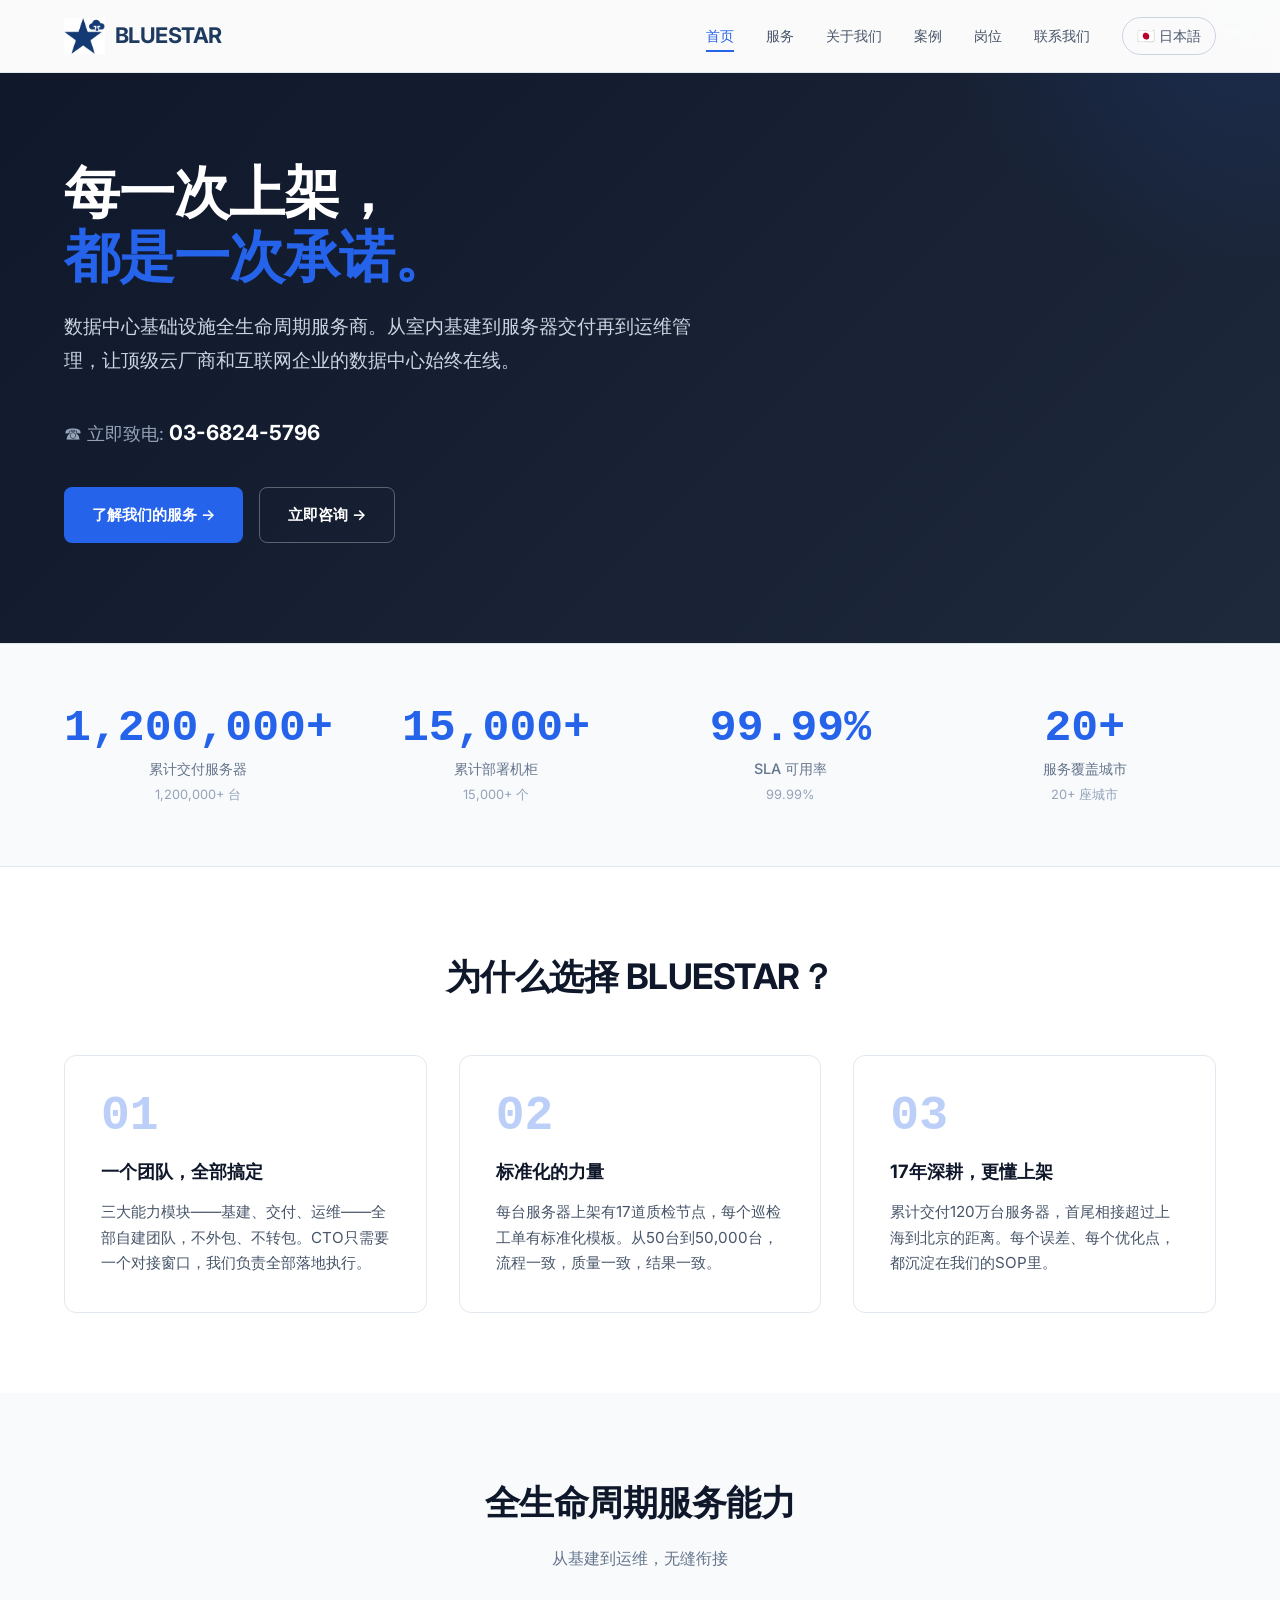
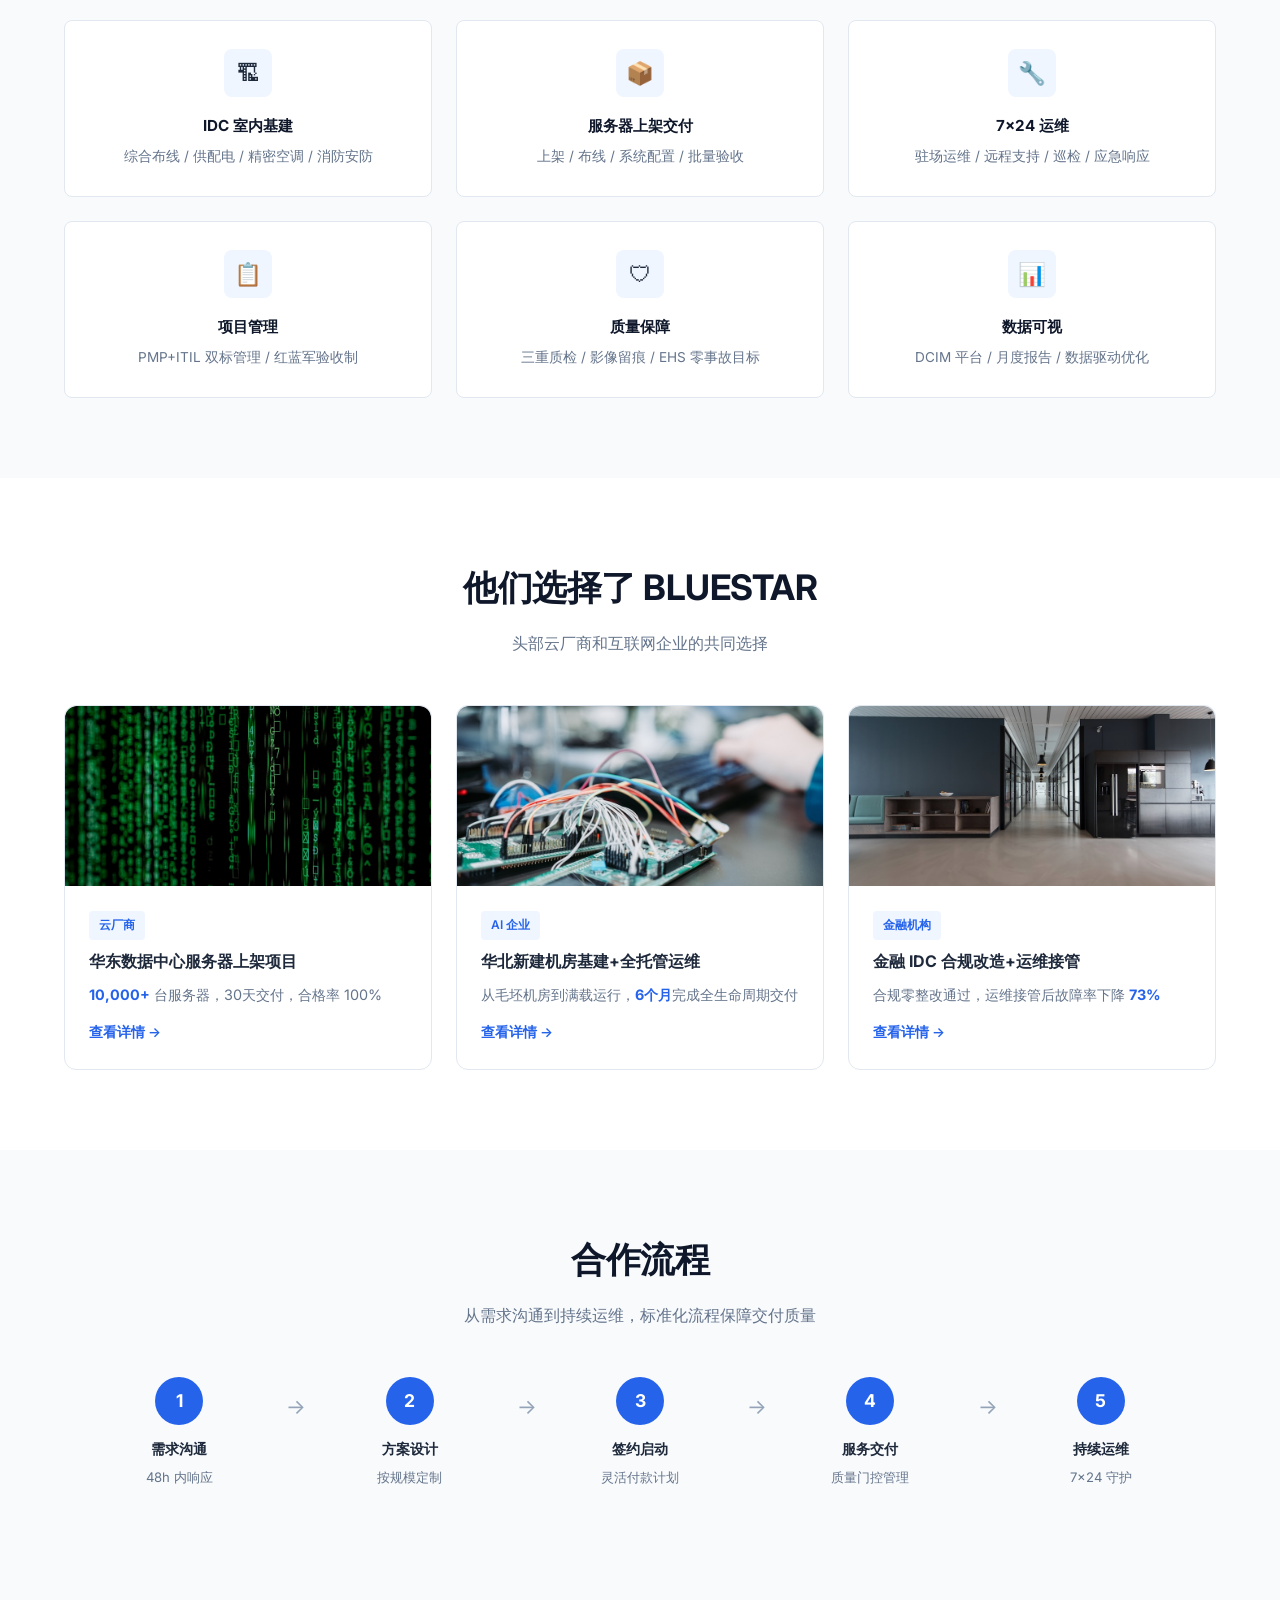
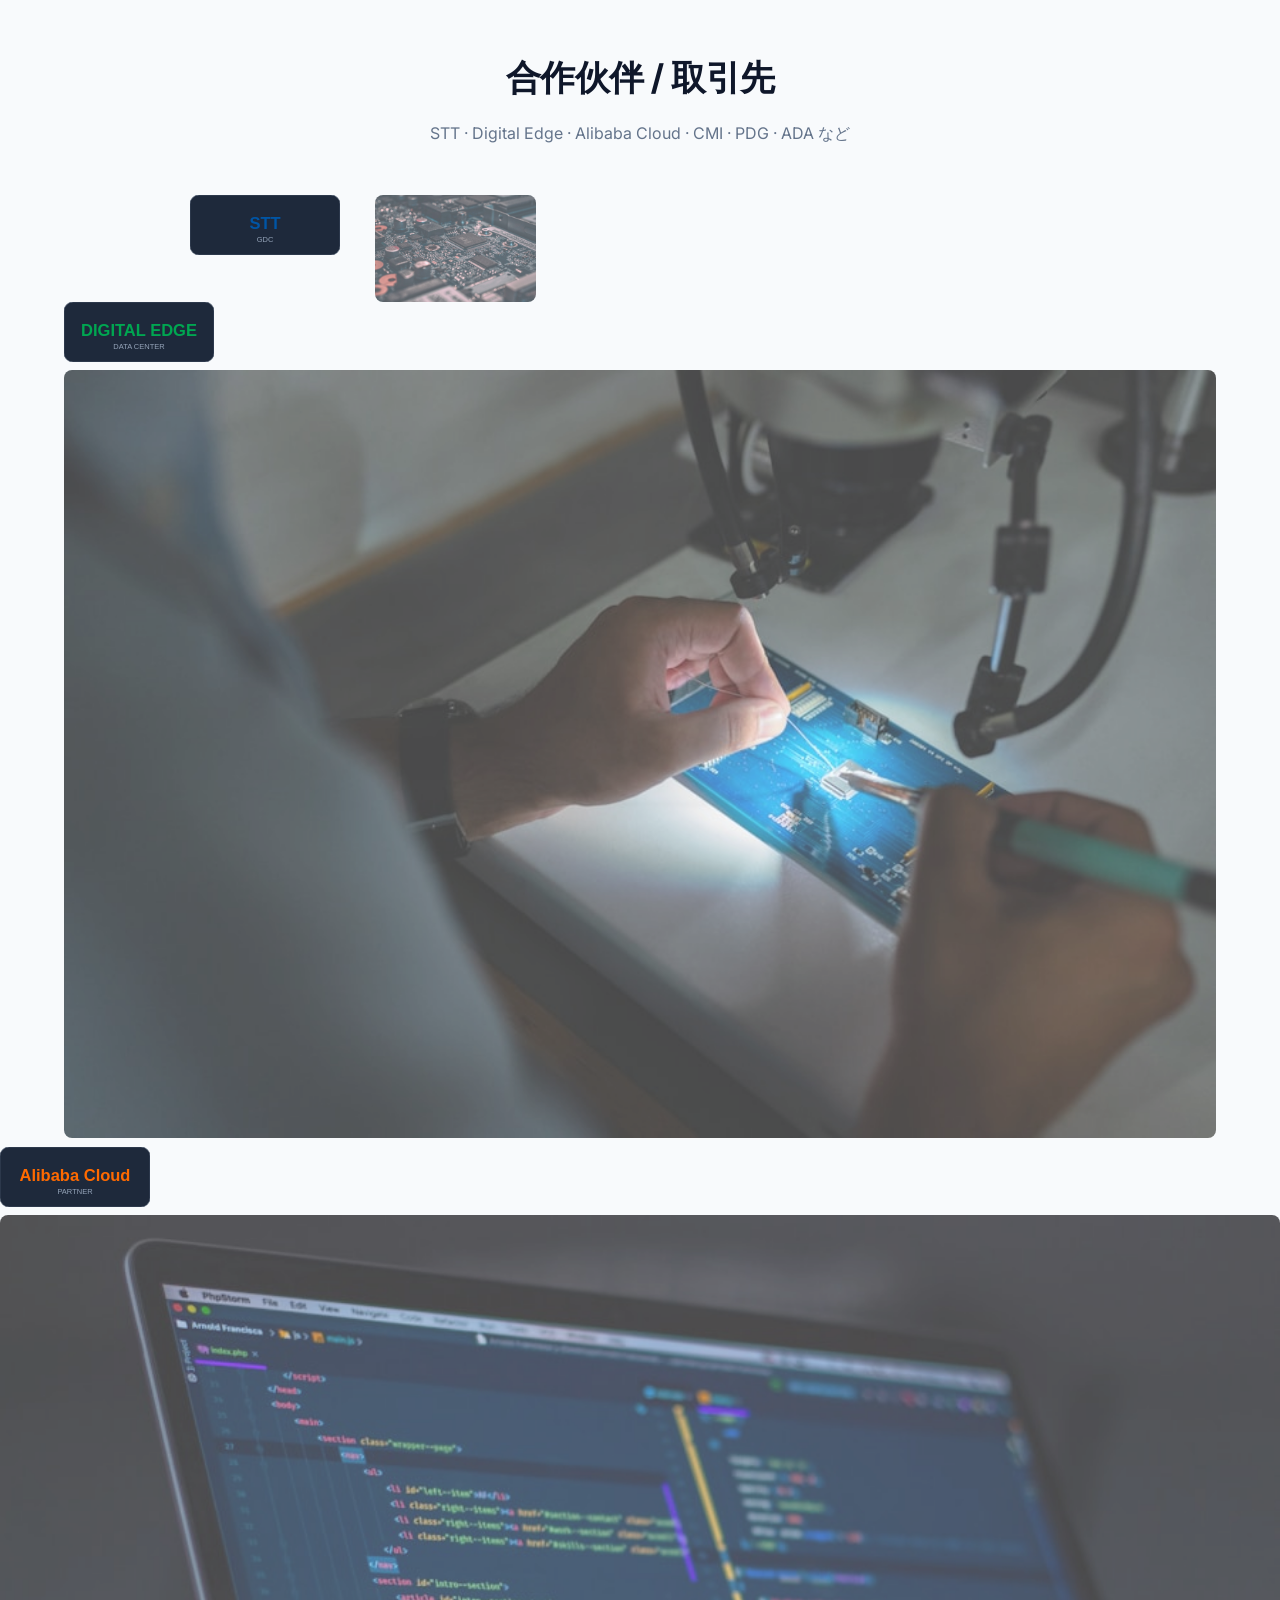
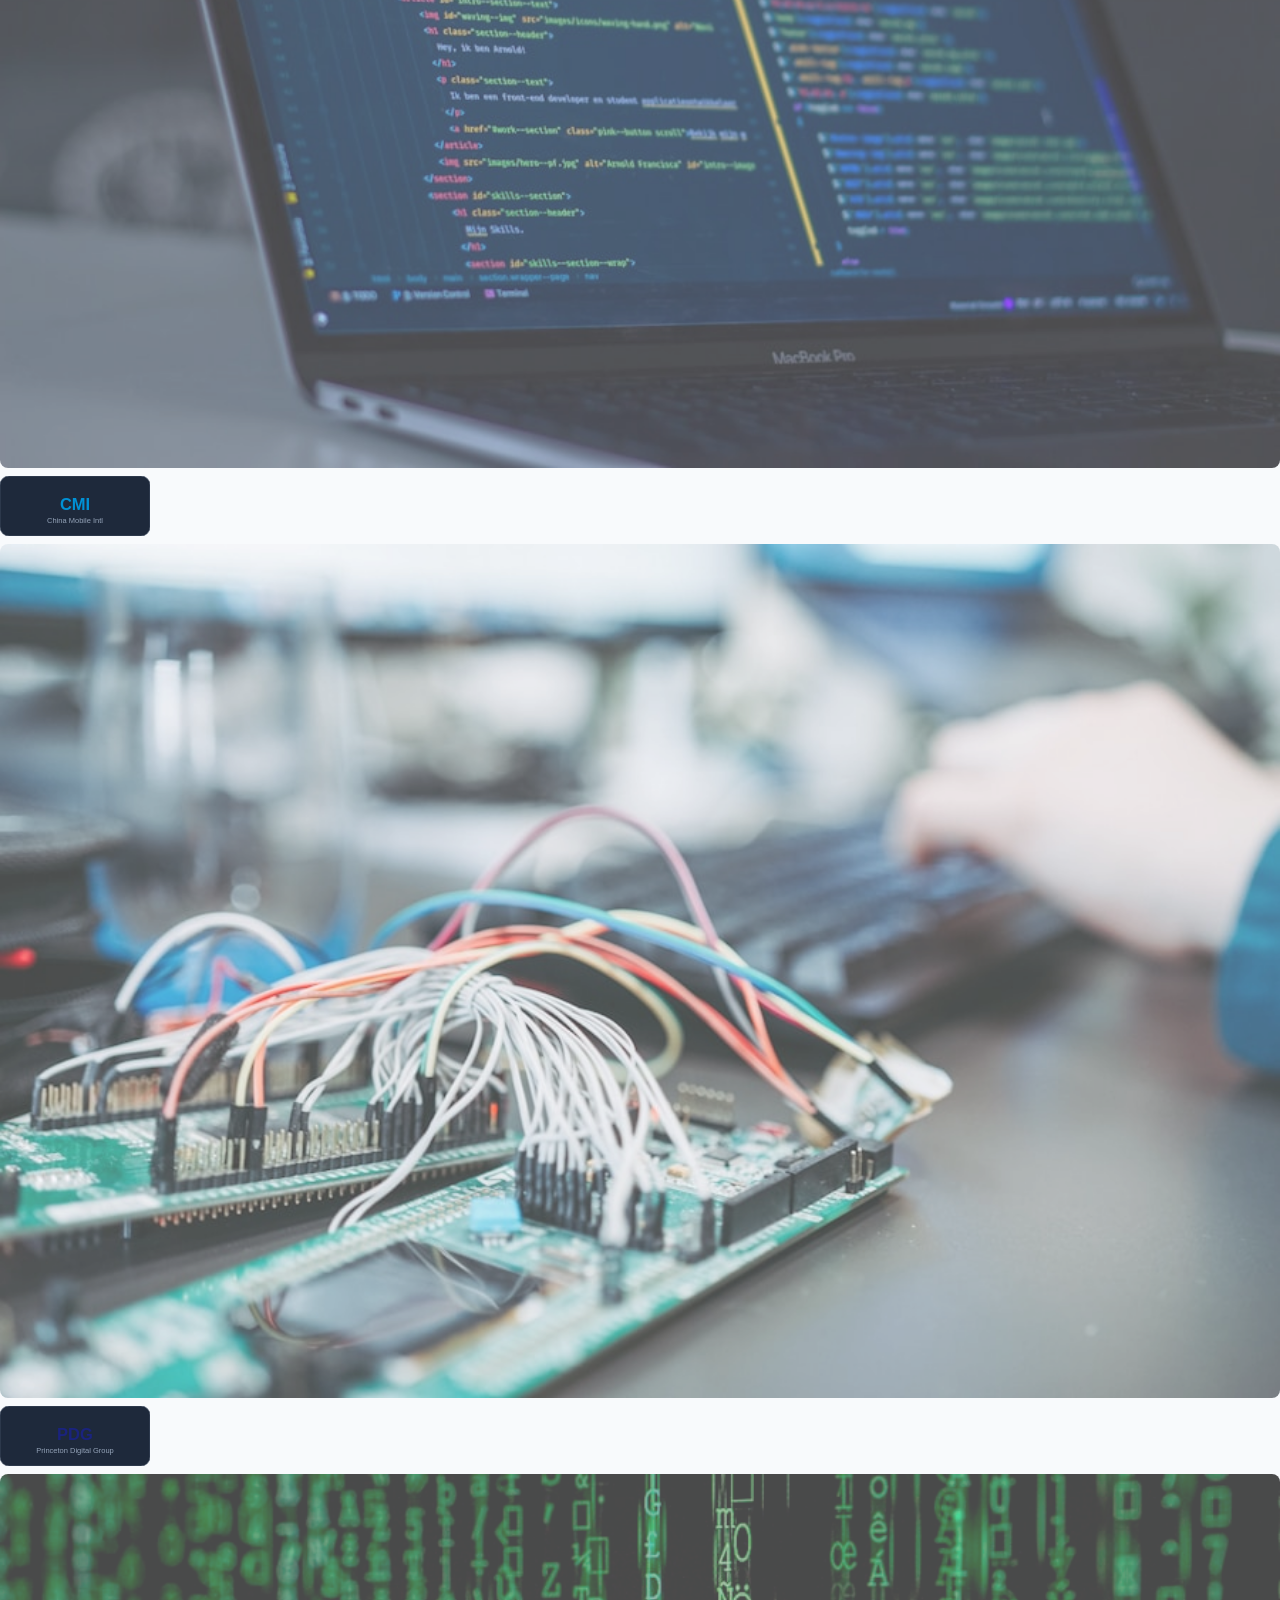
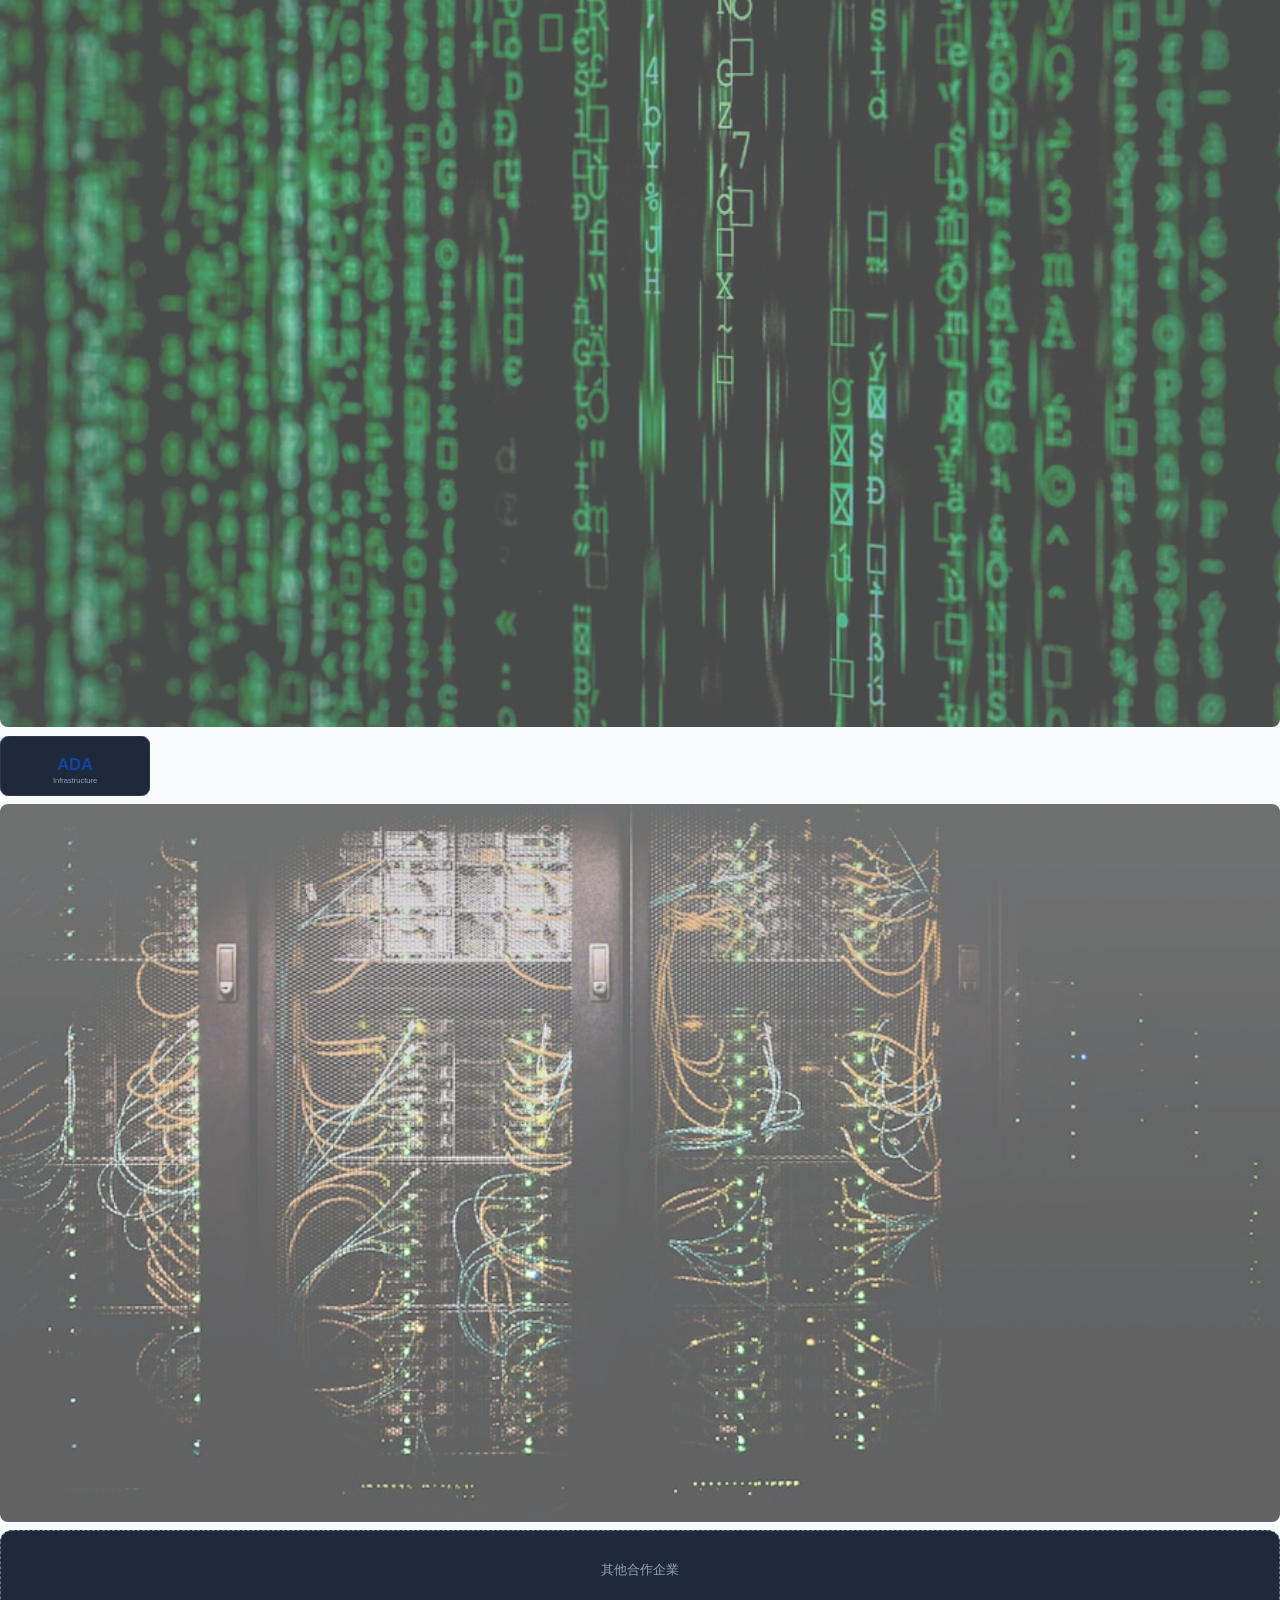
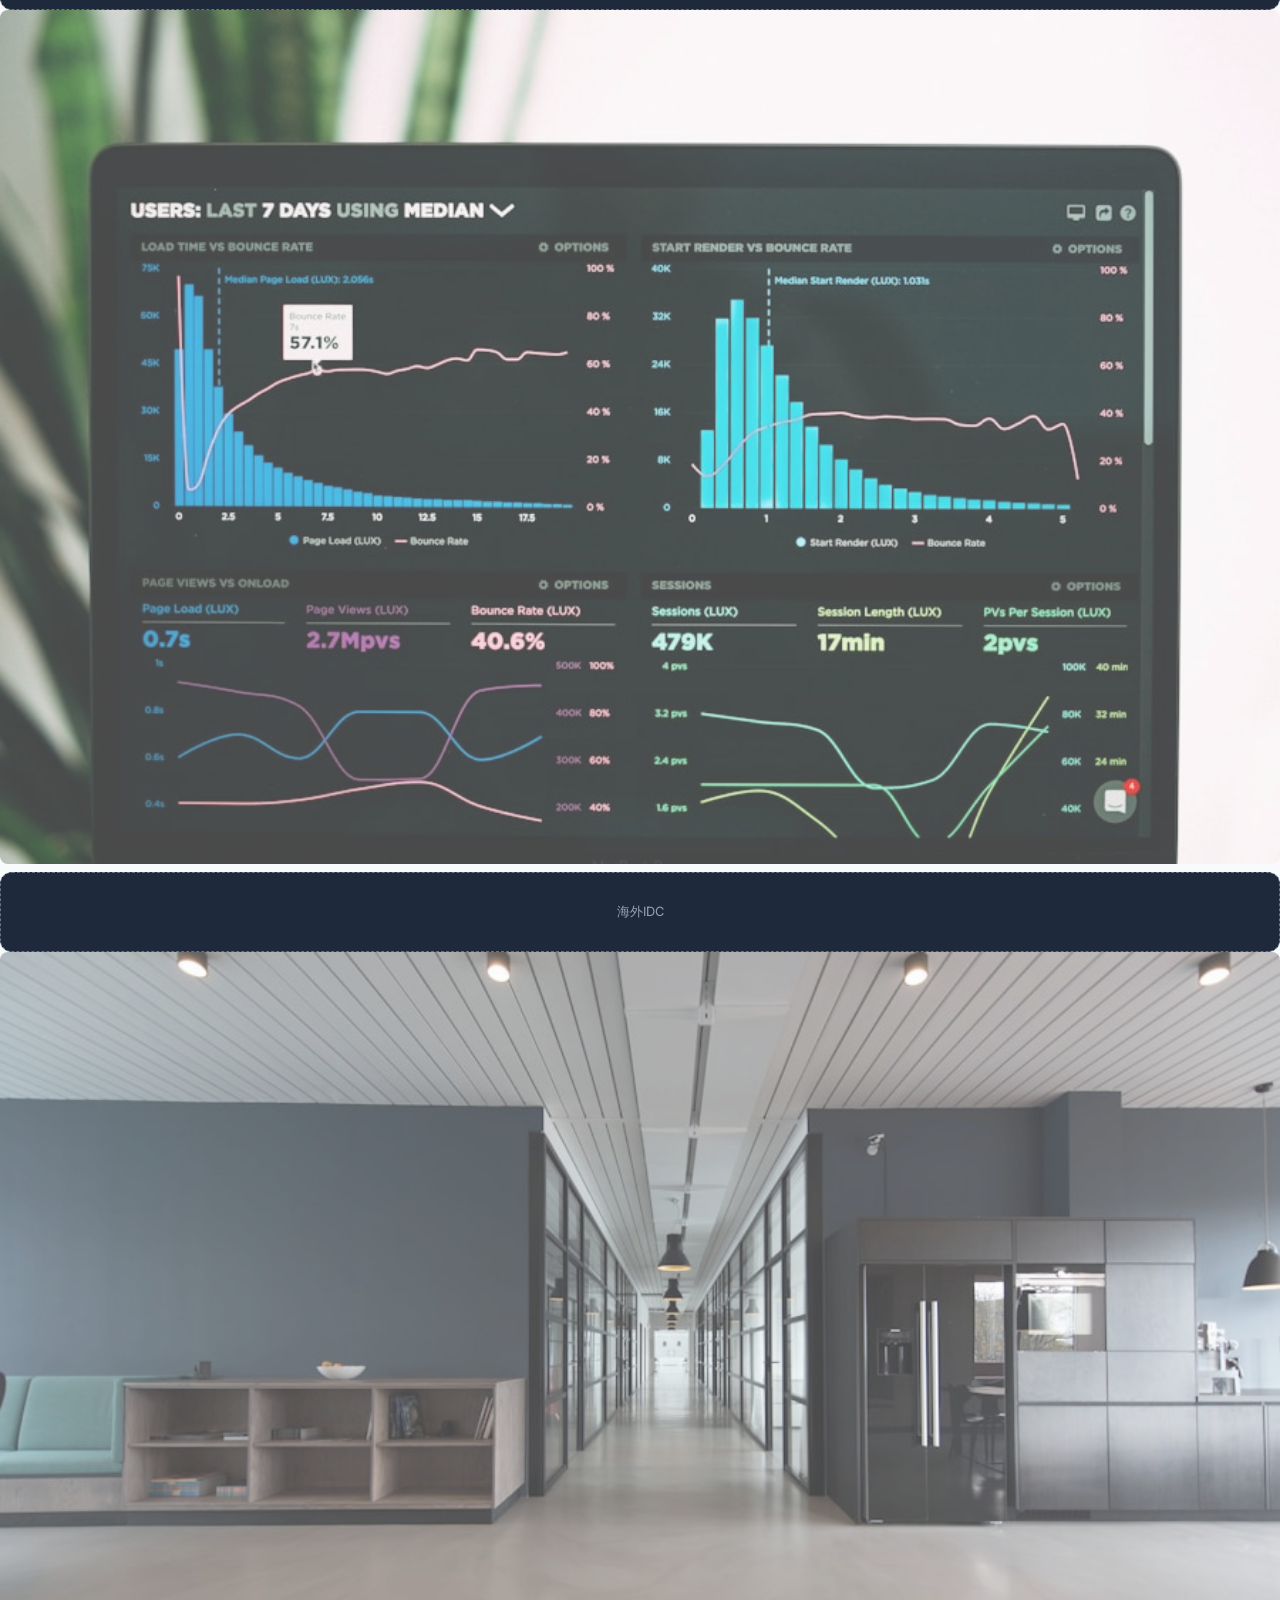
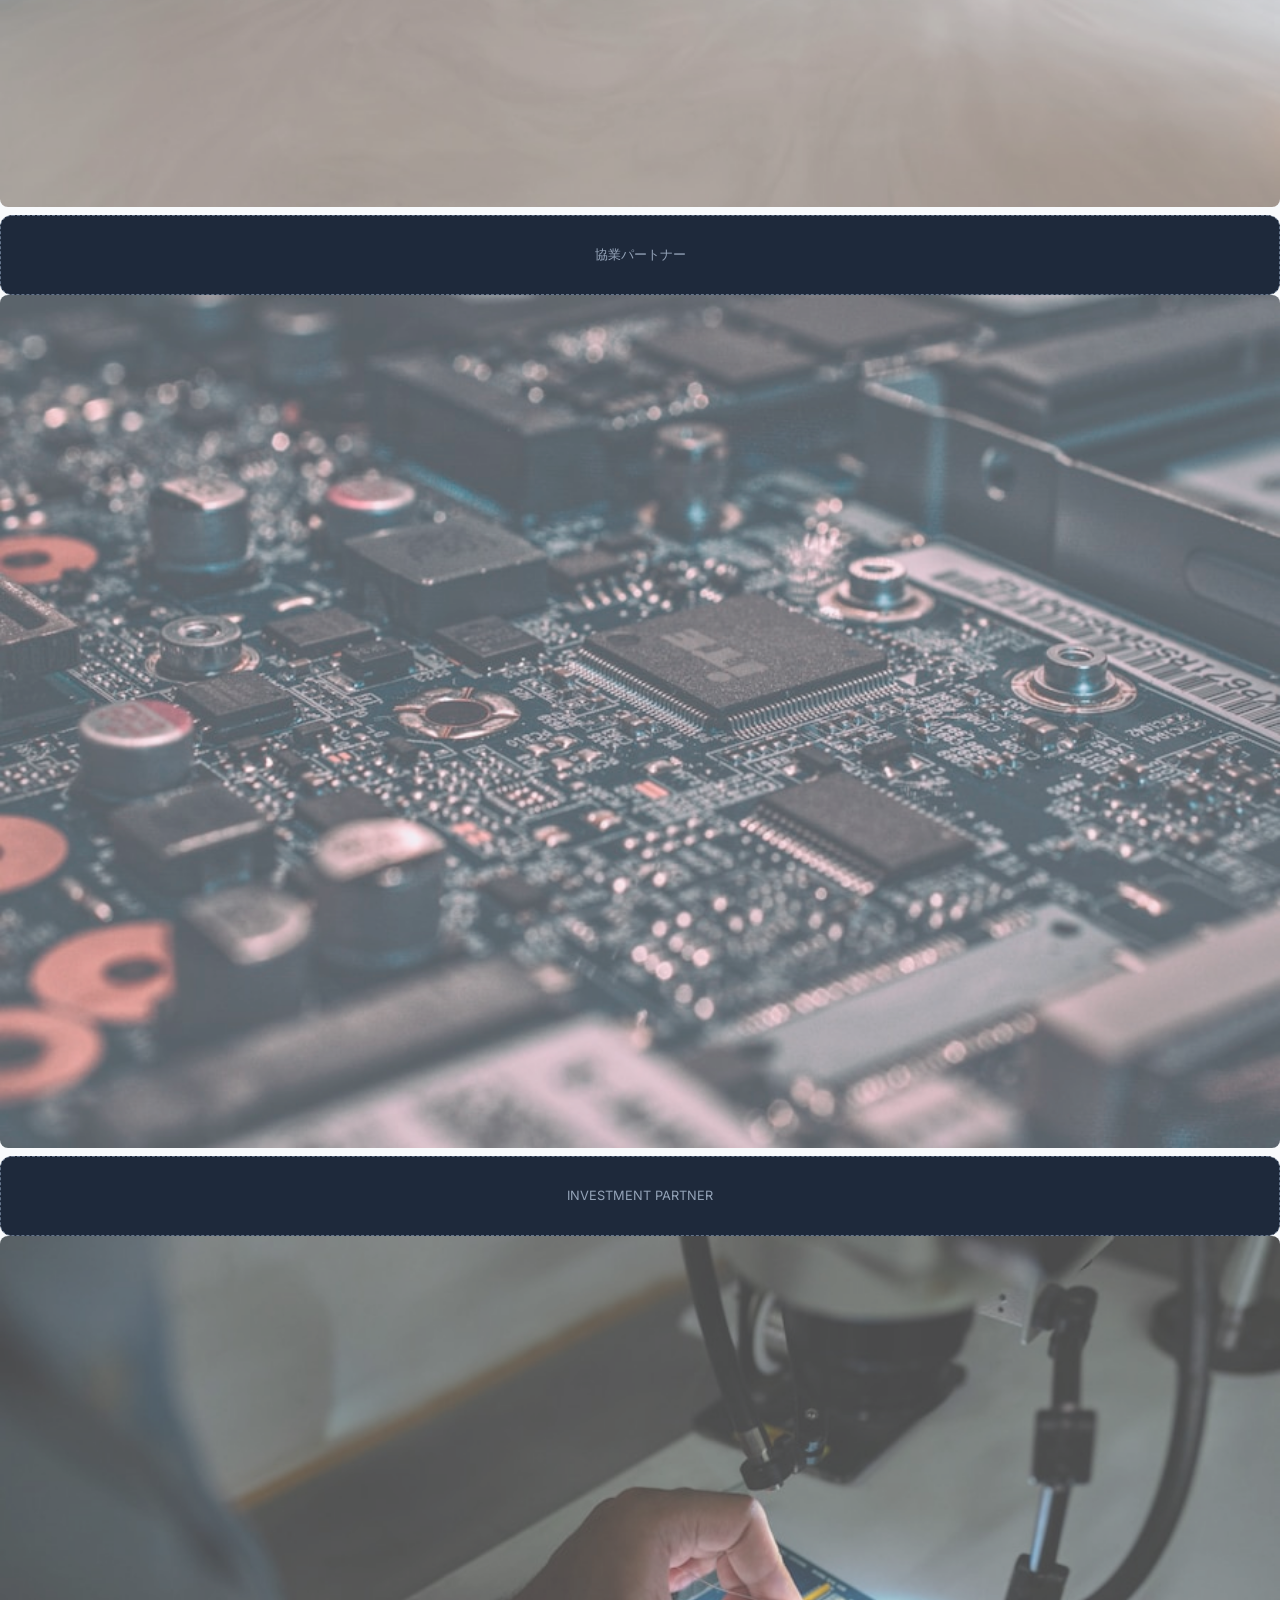
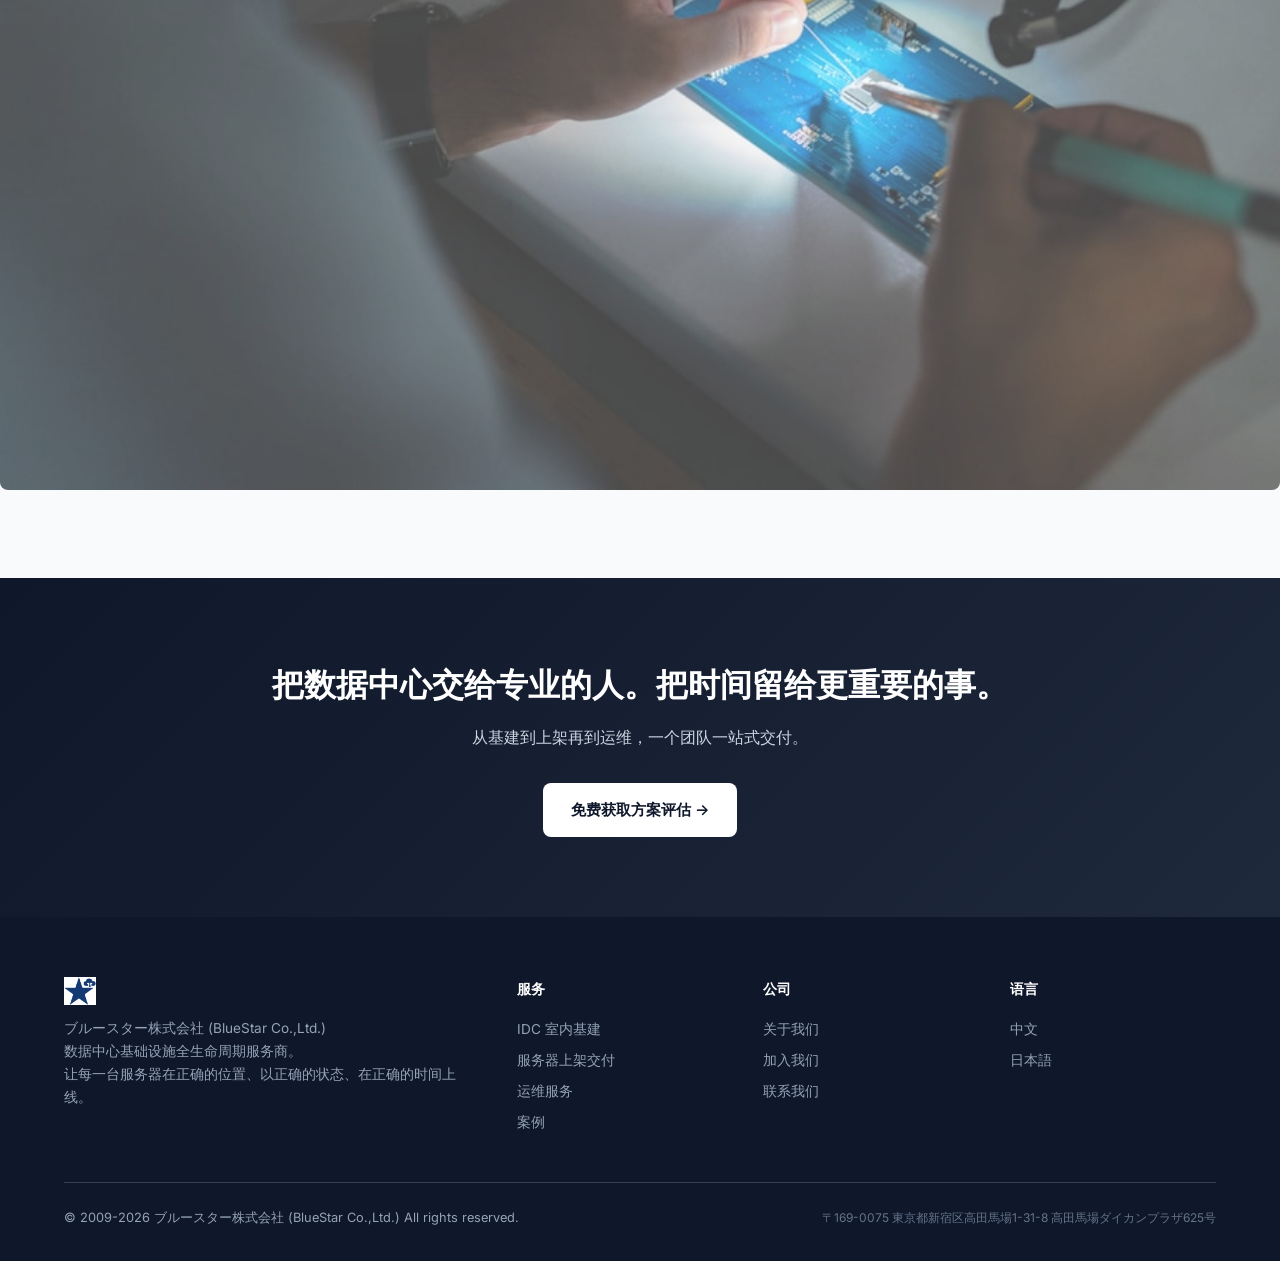
<file: site/index.html>
<!DOCTYPE html>
<html lang="zh-CN">
<head>
<meta charset="UTF-8">
<meta name="viewport" content="width=device-width, initial-scale=1.0">
<title>ブルースター株式会社 (BLUESTAR) - 数据中心基础设施全生命周期服务商</title>
<meta name="description" content="ブルースター株式会社 (BlueStar Co.,Ltd.) 成立于2009年。为全球顶级云厂商和互联网企业提供IDC室内基建、服务器上架交付、7×24运维管理一站式服务。累计交付1,200,000+台服务器。">
<meta name="keywords" content="ブルースター株式会社,BlueStar,IDC机房建设,服务器上架,数据中心运维,IDC基础设施,机房基建,服务器交付,数据中心运维服务,東京,新宿">
<link rel="canonical" href="https://www.bl-star.co.jp/">
<link rel="alternate" hreflang="zh-CN" href="https://www.bl-star.co.jp/">
<link rel="alternate" hreflang="ja" href="https://www.bl-star.co.jp/ja/">
<link rel="preconnect" href="https://fonts.googleapis.com">
<link rel="preconnect" href="https://fonts.gstatic.com" crossorigin>
<link href="https://fonts.googleapis.com/css2?family=Inter:wght@400;500;600;700;800&display=swap" rel="stylesheet">
<link rel="stylesheet" href="css/style.css">
</head>
<body>

<nav class="navbar" role="navigation" aria-label="主导航">
  <div class="navbar-inner">
    <a href="index.html" class="navbar-logo">
      <img src="images/LOGO227x200.png" alt="BLUESTAR" height="36" style="height:36px;width:auto;">
      <span class="logo-text">BLUESTAR</span>
    </a>
    <div class="nav-toggle" role="button" aria-label="切换菜单" tabindex="0">
      <span></span><span></span><span></span>
    </div>
    <div class="navbar-links">
      <a href="index.html" class="active">首页</a>
      <a href="services/index.html">服务</a>
      <a href="about/index.html">关于我们</a>
      <a href="cases/index.html">案例</a>
      <a href="careers/index.html">岗位</a>
      <a href="contact/index.html">联系我们</a>
      <a href="ja/index.html" class="lang-switch">🇯🇵 日本語</a>
    </div>
  </div>
</nav>

<header class="hero">
  <div class="container hero-content">
    <h1>每一次上架，<br><span class="highlight">都是一次承诺。</span></h1>
    <p>数据中心基础设施全生命周期服务商。从室内基建到服务器交付再到运维管理，让顶级云厂商和互联网企业的数据中心始终在线。</p>
    <p style="margin-top:24px;font-size:1.1rem;color:var(--gray-400);">☎ 立即致电: <strong style="color:var(--white);font-size:1.3rem;">03-6824-5796</strong></p>
      <div class="hero-actions">
      <a href="services/index.html" class="btn btn-primary">了解我们的服务 →</a>
      <a href="contact/index.html" class="btn btn-outline">立即咨询 →</a>
    </div>
  </div>
</header>

<section class="trust-bar">
  <div class="container trust-grid">
    <div class="trust-item">
      <div class="number"><span class="counter" data-target="1200000" data-suffix="+"></span></div>
      <div class="label">累计交付服务器</div>
      <div class="sub">1,200,000+ 台</div>
    </div>
    <div class="trust-item">
      <div class="number"><span class="counter" data-target="15000" data-suffix="+"></span></div>
      <div class="label">累计部署机柜</div>
      <div class="sub">15,000+ 个</div>
    </div>
    <div class="trust-item">
      <div class="number"><span class="counter" data-target="99.99" data-suffix="%"></span></div>
      <div class="label">SLA 可用率</div>
      <div class="sub">99.99%</div>
    </div>
    <div class="trust-item">
      <div class="number"><span class="counter" data-target="20" data-suffix="+"></span></div>
      <div class="label">服务覆盖城市</div>
      <div class="sub">20+ 座城市</div>
    </div>
  </div>
</section>

<section class="value-props">
  <div class="container">
    <div class="section-title">
      <h2>为什么选择 BLUESTAR？</h2>
    </div>
    <div class="value-grid">
      <div class="value-card">
        <div class="num">01</div>
        <h3>一个团队，全部搞定</h3>
        <p>三大能力模块——基建、交付、运维——全部自建团队，不外包、不转包。CTO只需要一个对接窗口，我们负责全部落地执行。</p>
      </div>
      <div class="value-card">
        <div class="num">02</div>
        <h3>标准化的力量</h3>
        <p>每台服务器上架有17道质检节点，每个巡检工单有标准化模板。从50台到50,000台，流程一致，质量一致，结果一致。</p>
      </div>
      <div class="value-card">
        <div class="num">03</div>
        <h3>17年深耕，更懂上架</h3>
        <p>累计交付120万台服务器，首尾相接超过上海到北京的距离。每个误差、每个优化点，都沉淀在我们的SOP里。</p>
      </div>
    </div>
  </div>
</section>

<section class="highlights">
  <div class="container">
    <div class="section-title">
      <h2>全生命周期服务能力</h2>
      <p>从基建到运维，无缝衔接</p>
    </div>
    <div class="highlight-grid">
      <div class="highlight-card">
        <div class="highlight-icon">🏗</div>
        <h4>IDC 室内基建</h4>
        <p>综合布线 / 供配电 / 精密空调 / 消防安防</p>
      </div>
      <div class="highlight-card">
        <div class="highlight-icon">📦</div>
        <h4>服务器上架交付</h4>
        <p>上架 / 布线 / 系统配置 / 批量验收</p>
      </div>
      <div class="highlight-card">
        <div class="highlight-icon">🔧</div>
        <h4>7×24 运维</h4>
        <p>驻场运维 / 远程支持 / 巡检 / 应急响应</p>
      </div>
      <div class="highlight-card">
        <div class="highlight-icon">📋</div>
        <h4>项目管理</h4>
        <p>PMP+ITIL 双标管理 / 红蓝军验收制</p>
      </div>
      <div class="highlight-card">
        <div class="highlight-icon">🛡</div>
        <h4>质量保障</h4>
        <p>三重质检 / 影像留痕 / EHS 零事故目标</p>
      </div>
      <div class="highlight-card">
        <div class="highlight-icon">📊</div>
        <h4>数据可视</h4>
        <p>DCIM 平台 / 月度报告 / 数据驱动优化</p>
      </div>
    </div>
  </div>
</section>

<section class="cases-home">
  <div class="container">
    <div class="section-title">
      <h2>他们选择了 BLUESTAR</h2>
      <p>头部云厂商和互联网企业的共同选择</p>
    </div>
    <div class="case-cards">
      <div class="case-card">
        <div class="case-card-img"><img src="images/photos/dc-modern.jpg" alt="数据中心机房全景" style="width:100%;height:100%;object-fit:cover;border-radius:12px 12px 0 0;"></div>
        <div class="case-card-body">
          <span class="tag">云厂商</span>
          <h4>华东数据中心服务器上架项目</h4>
          <p><span class="highlight-num">10,000+</span> 台服务器，30天交付，合格率 100%</p>
          <a href="cases/index.html" class="read-more">查看详情 →</a>
        </div>
      </div>
      <div class="case-card">
        <div class="case-card-img"><img src="images/photos/server-room.jpg" alt="新建机房现场" style="width:100%;height:100%;object-fit:cover;border-radius:12px 12px 0 0;"></div>
        <div class="case-card-body">
          <span class="tag">AI 企业</span>
          <h4>华北新建机房基建+全托管运维</h4>
          <p>从毛坯机房到满载运行，<span class="highlight-num">6个月</span>完成全生命周期交付</p>
          <a href="cases/index.html" class="read-more">查看详情 →</a>
        </div>
      </div>
      <div class="case-card">
        <div class="case-card-img"><img src="images/photos/data-center-aisle.jpg" alt="冷通道封闭机房" style="width:100%;height:100%;object-fit:cover;border-radius:12px 12px 0 0;"></div>
        <div class="case-card-body">
          <span class="tag">金融机构</span>
          <h4>金融 IDC 合规改造+运维接管</h4>
          <p>合规零整改通过，运维接管后故障率下降 <span class="highlight-num">73%</span></p>
          <a href="cases/index.html" class="read-more">查看详情 →</a>
        </div>
      </div>
    </div>
  </div>
</section>

<section class="process-simple">
  <div class="container">
    <div class="section-title">
      <h2>合作流程</h2>
      <p>从需求沟通到持续运维，标准化流程保障交付质量</p>
    </div>
    <div class="process-steps">
      <div class="process-step">
        <div class="step-num">1</div>
        <div class="step-title">需求沟通</div>
        <div class="step-desc">48h 内响应</div>
      </div>
      <div class="process-step">
        <div class="step-num">2</div>
        <div class="step-title">方案设计</div>
        <div class="step-desc">按规模定制</div>
      </div>
      <div class="process-step">
        <div class="step-num">3</div>
        <div class="step-title">签约启动</div>
        <div class="step-desc">灵活付款计划</div>
      </div>
      <div class="process-step">
        <div class="step-num">4</div>
        <div class="step-title">服务交付</div>
        <div class="step-desc">质量门控管理</div>
      </div>
      <div class="process-step">
        <div class="step-num">5</div>
        <div class="step-title">持续运维</div>
        <div class="step-desc">7×24 守护</div>
      </div>
    </div>
  </div>
</section>

<section class="logo-wall">
  <div class="container">
    <div class="section-title">
      <h2>合作伙伴 / 取引先</h2>
      <p>STT · Digital Edge · Alibaba Cloud · CMI · PDG · ADA など</p>
    </div>
    <div class="logo-grid">
      <img src="images/logos/stt.svg" alt="STT" style="height:60px;width:auto;object-fit:contain;"><img src="images/photos/circuit.jpg" alt="合作伙伴" style="width:100%;height:100%;object-fit:cover;border-radius:8px;opacity:0.7;"></div>
      <img src="images/logos/digitaledgedc.svg" alt="Digital Edge DC" style="height:60px;width:auto;object-fit:contain;"><img src="images/photos/tech-work.jpg" alt="合作伙伴" style="width:100%;height:100%;object-fit:cover;border-radius:8px;opacity:0.7;"></div>
      <img src="images/logos/alibaba.svg" alt="Alibaba Cloud" style="height:60px;width:auto;object-fit:contain;"><img src="images/photos/server-detail.jpg" alt="合作伙伴" style="width:100%;height:100%;object-fit:cover;border-radius:8px;opacity:0.7;"></div>
      <img src="images/logos/cmi.svg" alt="CMI" style="height:60px;width:auto;object-fit:contain;"><img src="images/photos/server-room.jpg" alt="合作伙伴" style="width:100%;height:100%;object-fit:cover;border-radius:8px;opacity:0.7;"></div>
      <img src="images/logos/pdg.svg" alt="PDG" style="height:60px;width:auto;object-fit:contain;"><img src="images/photos/dc-modern.jpg" alt="合作伙伴" style="width:100%;height:100%;object-fit:cover;border-radius:8px;opacity:0.7;"></div>
      <img src="images/logos/ada.svg" alt="ADA Infastructure" style="height:60px;width:auto;object-fit:contain;"><img src="images/photos/server-rack-hd.jpg" alt="合作伙伴" style="width:100%;height:100%;object-fit:cover;border-radius:8px;opacity:0.7;"></div>
      <div class="logo-placeholder" style="background:var(--gray-800);border:1px dashed var(--gray-500);border-radius:12px;height:80px;display:flex;align-items:center;justify-content:center;color:var(--gray-400);font-size:0.8rem;">其他合作企業</div><img src="images/photos/dc-blue.jpg" alt="合作伙伴" style="width:100%;height:100%;object-fit:cover;border-radius:8px;opacity:0.7;"></div>
      <div class="logo-placeholder" style="background:var(--gray-800);border:1px dashed var(--gray-500);border-radius:12px;height:80px;display:flex;align-items:center;justify-content:center;color:var(--gray-400);font-size:0.8rem;">海外IDC</div><img src="images/photos/data-center-aisle.jpg" alt="合作伙伴" style="width:100%;height:100%;object-fit:cover;border-radius:8px;opacity:0.7;"></div>
      <div class="logo-placeholder" style="background:var(--gray-800);border:1px dashed var(--gray-500);border-radius:12px;height:80px;display:flex;align-items:center;justify-content:center;color:var(--gray-400);font-size:0.8rem;">協業パートナー</div><img src="images/photos/circuit.jpg" alt="合作伙伴" style="width:100%;height:100%;object-fit:cover;border-radius:8px;opacity:0.7;"></div>
      <div class="logo-placeholder" style="background:var(--gray-800);border:1px dashed var(--gray-500);border-radius:12px;height:80px;display:flex;align-items:center;justify-content:center;color:var(--gray-400);font-size:0.8rem;">INVESTMENT PARTNER</div><img src="images/photos/tech-work.jpg" alt="合作伙伴" style="width:100%;height:100%;object-fit:cover;border-radius:8px;opacity:0.7;"></div>
    </div>
  </div>
</section>

<section class="cta-section">
  <div class="container">
    <h2>把数据中心交给专业的人。把时间留给更重要的事。</h2>
    <p>从基建到上架再到运维，一个团队一站式交付。</p>
    <a href="contact/index.html" class="btn btn-white">免费获取方案评估 →</a>
  </div>
</section>

<footer class="footer">
  <div class="container">
    <div class="footer-grid">
      <div class="footer-brand">
        <div class="logo">
          <img src="images/LOGO227x200.png" alt="BLUESTAR" height="28" style="height:28px;width:auto;">
        </div>
        <p>ブルースター株式会社 (BlueStar Co.,Ltd.)<br>数据中心基础设施全生命周期服务商。<br>让每一台服务器在正确的位置、以正确的状态、在正确的时间上线。</p>
      </div>
      <div class="footer-col">
        <h5>服务</h5>
        <a href="services/index.html">IDC 室内基建</a>
        <a href="services/index.html">服务器上架交付</a>
        <a href="services/index.html">运维服务</a>
        <a href="cases/index.html">案例</a>
      </div>
      <div class="footer-col">
        <h5>公司</h5>
        <a href="about/index.html">关于我们</a>
        <a href="careers/index.html">加入我们</a>
        <a href="contact/index.html">联系我们</a>
      </div>
      <div class="footer-col">
        <h5>语言</h5>
        <a href="index.html">中文</a>
        <a href="ja/index.html">日本語</a>
      </div>
    </div>
    <div class="footer-bottom">
      <span>&copy; 2009-2026 ブルースター株式会社 (BlueStar Co.,Ltd.) All rights reserved.</span>
      <span style="color:var(--gray-500);font-size:0.75rem;">〒169-0075 東京都新宿区高田馬場1-31-8 高田馬場ダイカンプラザ625号</span>
    </div>
  </div>
</footer>

<div id="notification" class="ajax-notification" style="display:none;"></div>
<script src="js/main.js"></script>
</body>
</html>
</file>
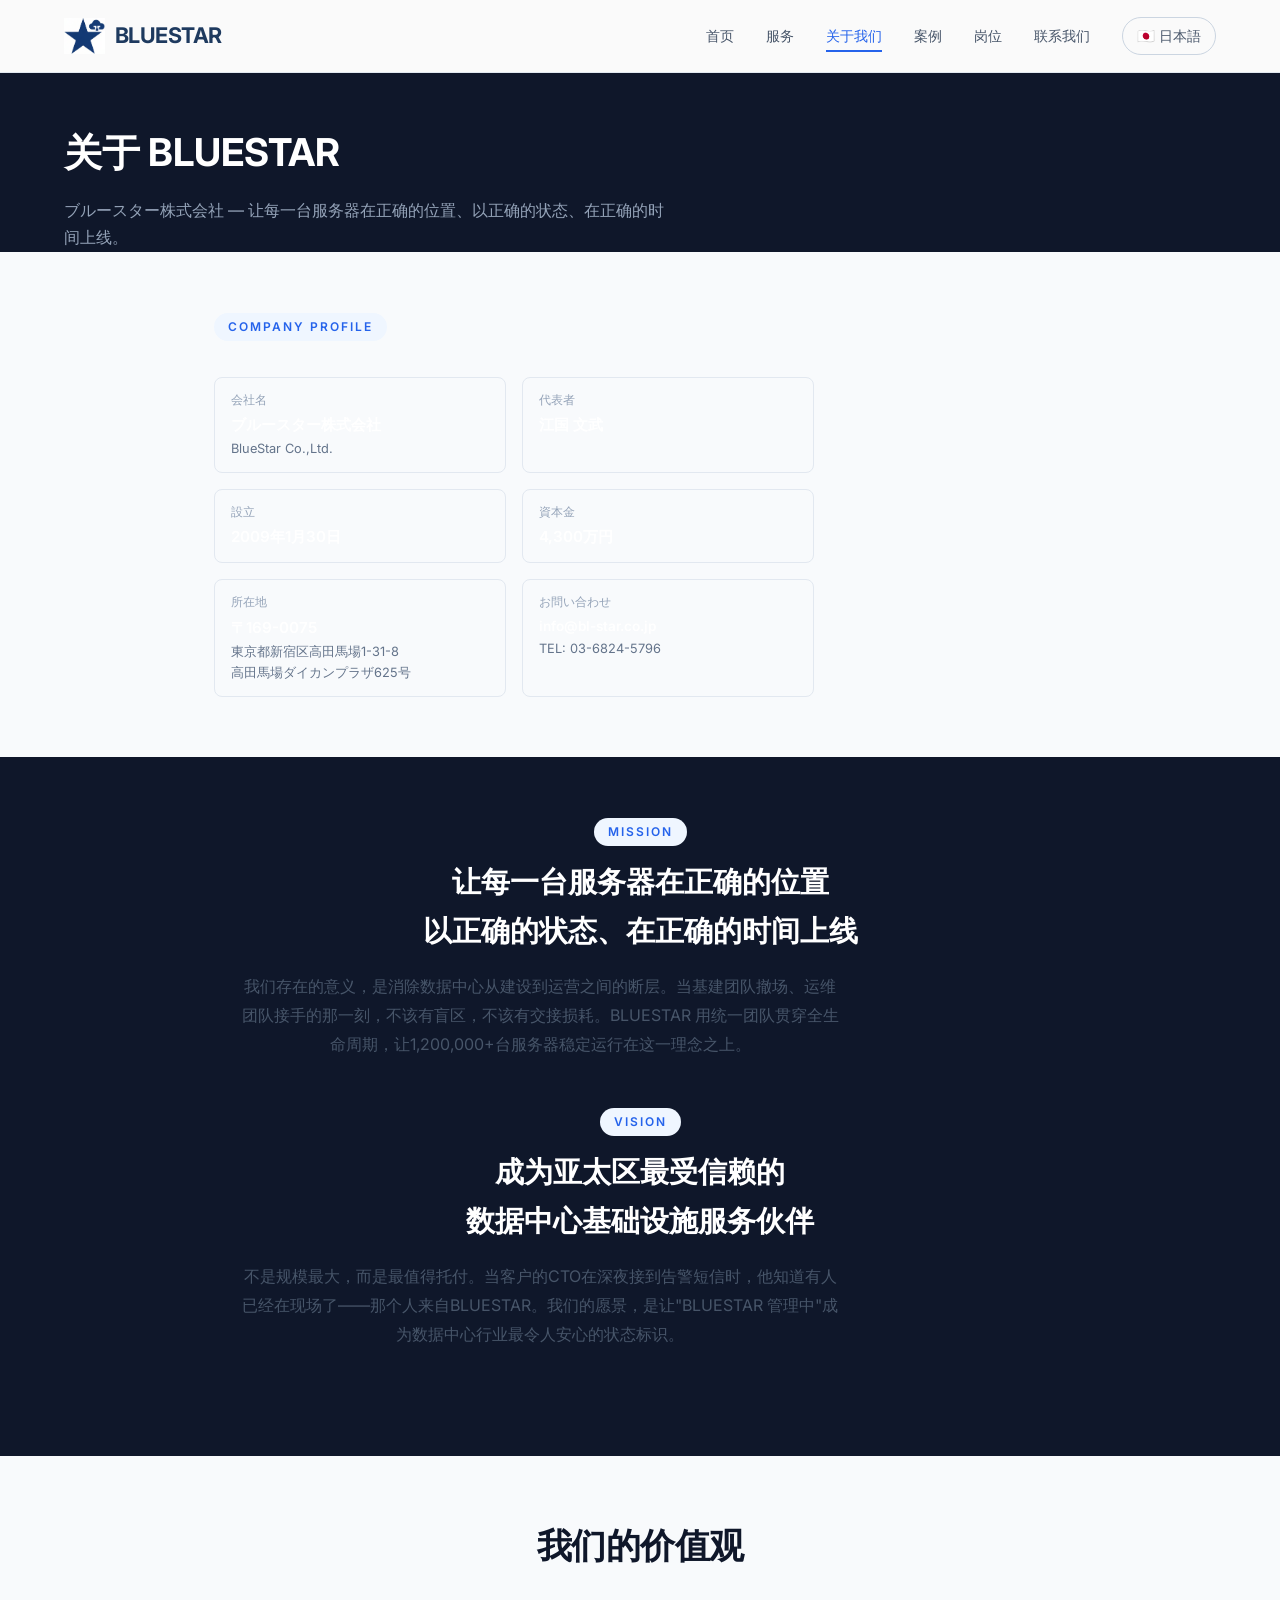
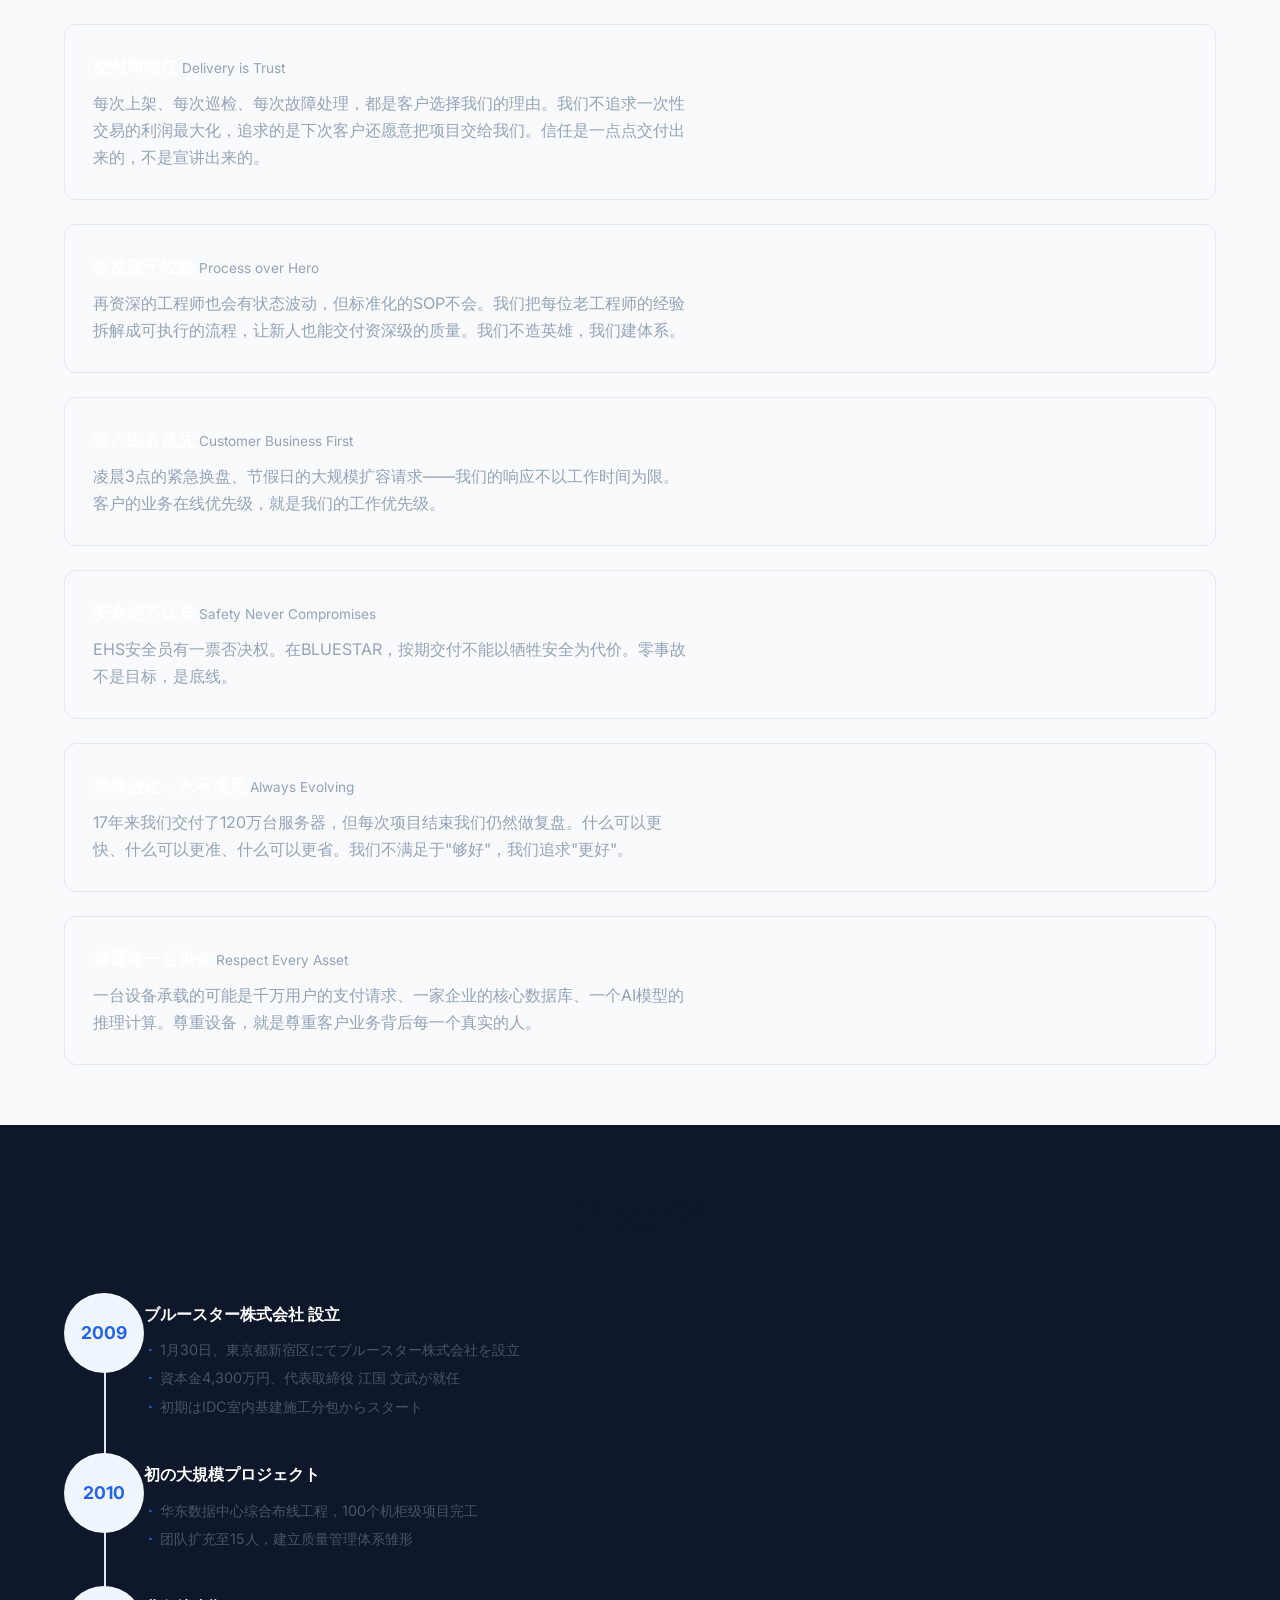
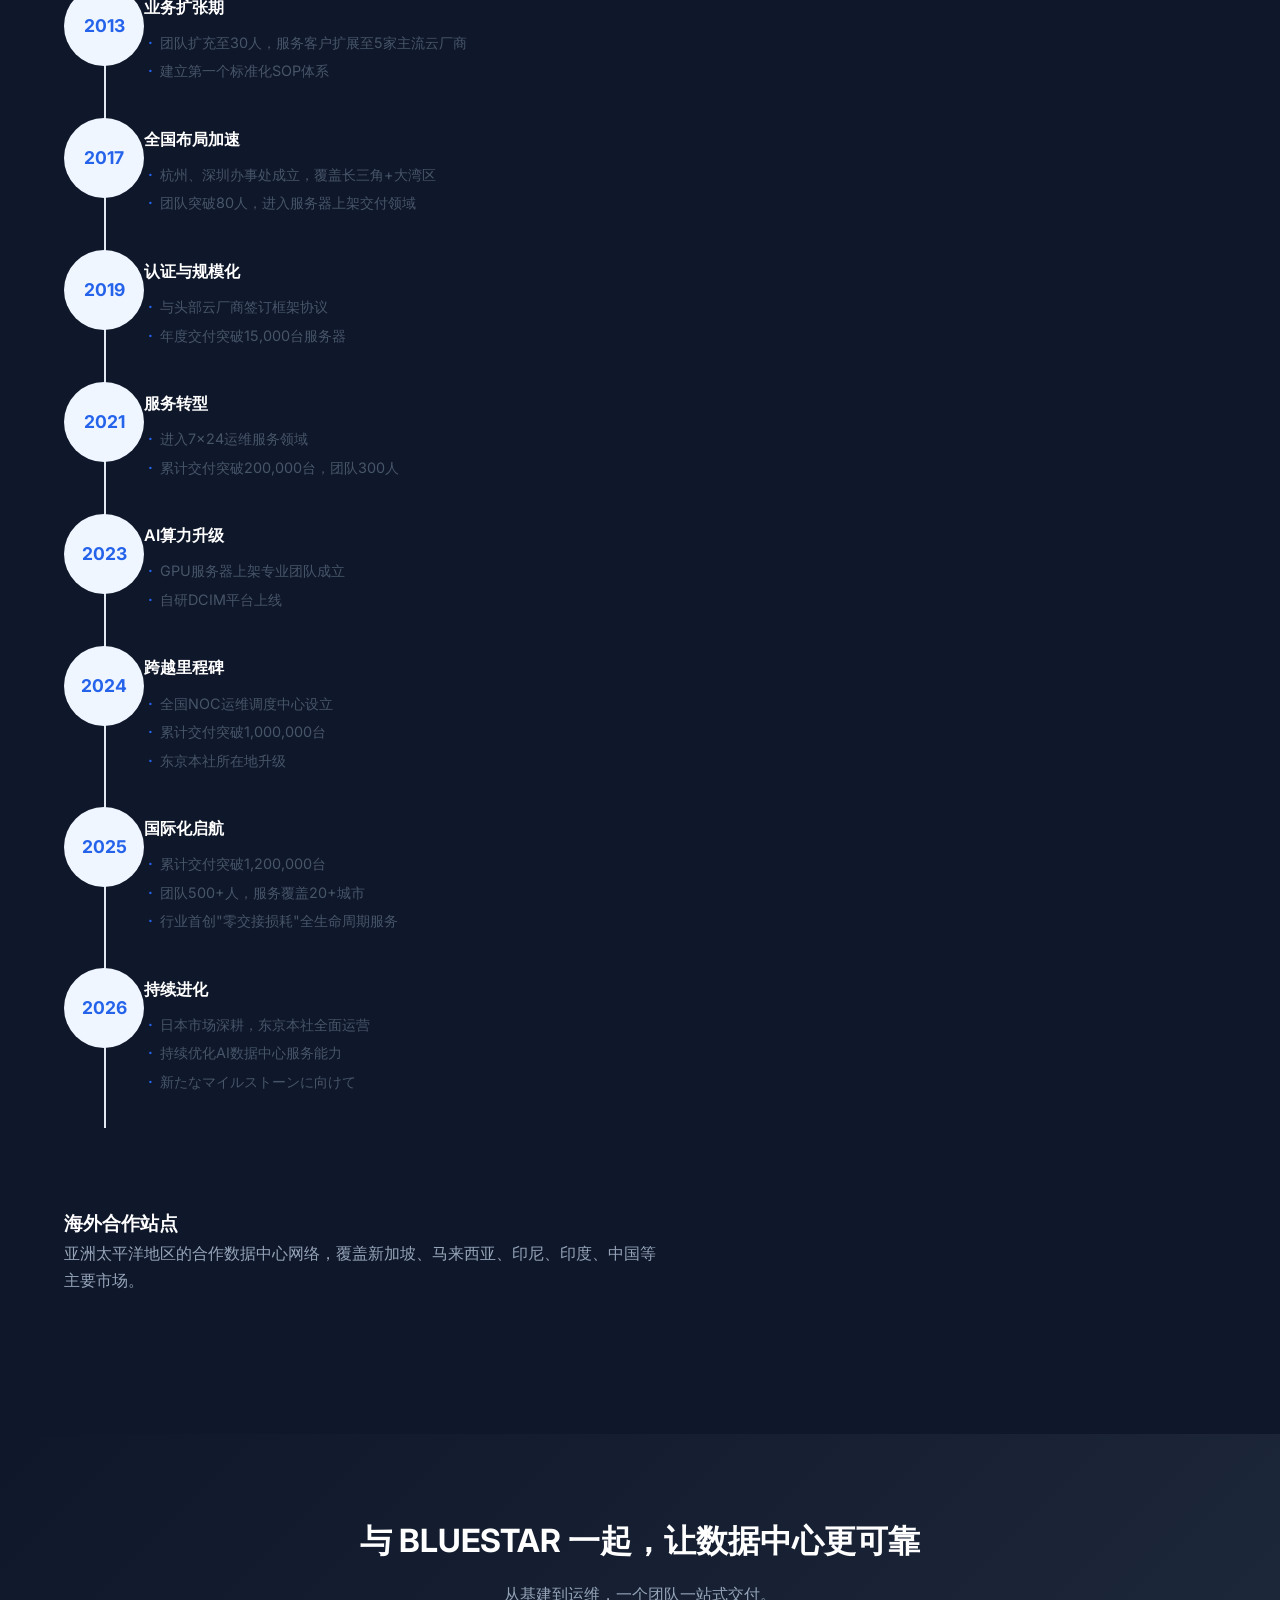
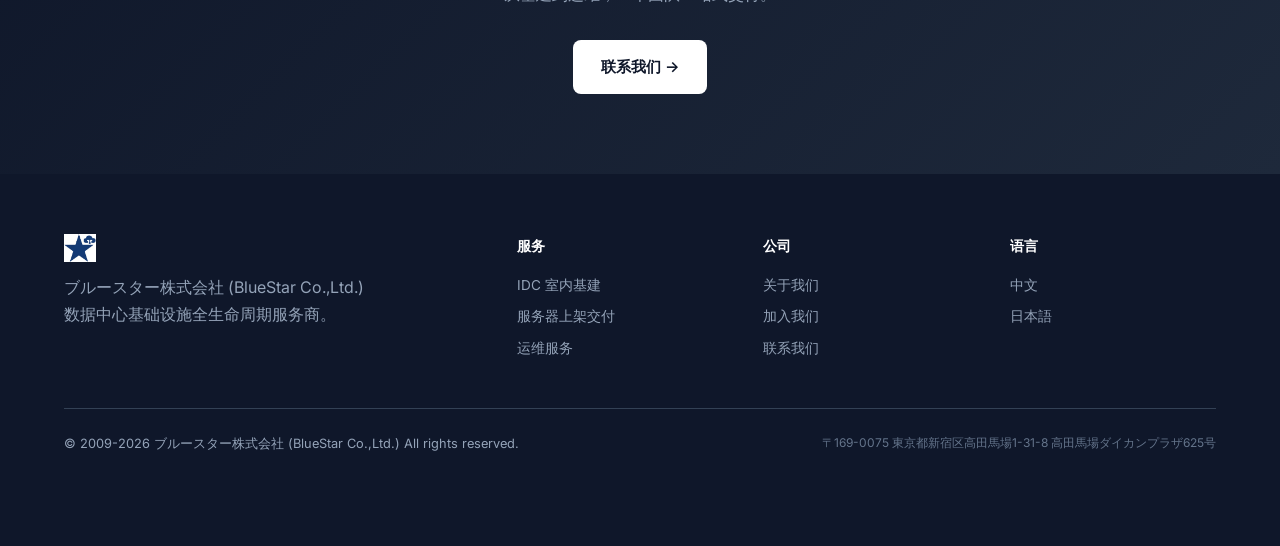
<file: site/about/index.html>
<!DOCTYPE html>
<html lang="zh-CN">
<head><meta charset="UTF-8"><meta name="viewport" content="width=device-width, initial-scale=1.0">
<title>关于我们 - ブルースター株式会社 (BLUESTAR) | 数据中心基础设施服务商</title>
<meta name="description" content="ブルースター株式会社 (BlueStar Co.,Ltd.) 成立于2009年，资本金4,300万円，代表取締役 江国 文武。专注于数据中心基础设施全生命周期服务。累计交付1,200,000+台服务器，服务覆盖20+城市。">
<meta name="keywords" content="ブルースター株式会社,BlueStar,数据中心,IDC,东京,新宿,江国文武,数据中心基础设施">
<link rel="canonical" href="https://www.bl-star.co.jp/about/">
<link rel="alternate" hreflang="zh-CN" href="https://www.bl-star.co.jp/about/">
<link rel="alternate" hreflang="ja" href="https://www.bl-star.co.jp/ja/about/">
<link rel="preconnect" href="https://fonts.googleapis.com"><link rel="preconnect" href="https://fonts.gstatic.com" crossorigin>
<link href="https://fonts.googleapis.com/css2?family=Inter:wght@400;500;600;700;800&display=swap" rel="stylesheet">
<link rel="stylesheet" href="../css/style.css">
</head>
<body>
<nav class="navbar"><div class="navbar-inner">
<a href="../index.html" class="navbar-logo"><img src="../images/LOGO227x200.png" alt="BLUESTAR" height="36" style="height:36px;width:auto;">
      <span class="logo-text">BLUESTAR</span></a>
<div class="nav-toggle" role="button" aria-label="切换菜单" tabindex="0"><span></span><span></span><span></span></div>
<div class="navbar-links">
<a href="../index.html">首页</a><a href="../services/index.html">服务</a><a href="index.html" class="active">关于我们</a><a href="../cases/index.html">案例</a><a href="../careers/index.html">岗位</a><a href="../contact/index.html">联系我们</a><a href="../ja/index.html" class="lang-switch">🇯🇵 日本語</a>
</div></div></nav>

<header class="page-hero">
  <div class="container">
    <h1>关于 BLUESTAR</h1>
    <p>ブルースター株式会社 — 让每一台服务器在正确的位置、以正确的状态、在正确的时间上线。</p>
  </div>
</section>

<!-- Company Profile -->
<section style="padding:60px 0;background:var(--gray-50);">
  <div class="container-narrow container">
    <div class="block">
      <span class="label" style="display:inline-block;padding:4px 14px;border-radius:20px;font-size:0.75rem;font-weight:600;background:var(--accent-soft);color:var(--accent);margin-bottom:12px;letter-spacing:2px;text-transform:uppercase;">Company Profile</span>
      <div style="display:grid;grid-template-columns:1fr 1fr;gap:16px;margin-top:24px;max-width:600px;">
        <div style="padding:12px 16px;border:1px solid var(--gray-200);border-radius:var(--radius);">
          <div style="font-size:0.75rem;color:var(--gray-400);margin-bottom:2px;">会社名</div>
          <div style="font-weight:600;font-size:0.95rem;">ブルースター株式会社</div>
          <div style="font-size:0.8rem;color:var(--gray-500);">BlueStar Co.,Ltd.</div>
        </div>
        <div style="padding:12px 16px;border:1px solid var(--gray-200);border-radius:var(--radius);">
          <div style="font-size:0.75rem;color:var(--gray-400);margin-bottom:2px;">代表者</div>
          <div style="font-weight:600;font-size:0.95rem;">江国 文武</div>
        </div>
        <div style="padding:12px 16px;border:1px solid var(--gray-200);border-radius:var(--radius);">
          <div style="font-size:0.75rem;color:var(--gray-400);margin-bottom:2px;">設立</div>
          <div style="font-weight:600;font-size:0.95rem;">2009年1月30日</div>
        </div>
        <div style="padding:12px 16px;border:1px solid var(--gray-200);border-radius:var(--radius);">
          <div style="font-size:0.75rem;color:var(--gray-400);margin-bottom:2px;">資本金</div>
          <div style="font-weight:600;font-size:0.95rem;">4,300万円</div>
        </div>
        <div style="padding:12px 16px;border:1px solid var(--gray-200);border-radius:var(--radius);">
          <div style="font-size:0.75rem;color:var(--gray-400);margin-bottom:2px;">所在地</div>
          <div style="font-weight:600;font-size:0.95rem;">〒169-0075</div>
          <div style="font-size:0.8rem;color:var(--gray-500);">東京都新宿区高田馬場1-31-8<br>高田馬場ダイカンプラザ625号</div>
        </div>
        <div style="padding:12px 16px;border:1px solid var(--gray-200);border-radius:var(--radius);">
          <div style="font-size:0.75rem;color:var(--gray-400);margin-bottom:2px;">お問い合わせ</div>
          <div style="font-weight:600;font-size:0.85rem;">info@bl-star.co.jp</div>
          <div style="font-size:0.8rem;color:var(--gray-500);">TEL: 03-6824-5796</div>
        </div>
      </div>
    </div>
  </div>
</section>

<!-- Mission & Vision -->
<section class="company-mv">
  <div class="container-narrow container">
    <div class="block">
      <span class="label">Mission</span>
      <h2>让每一台服务器在正确的位置<br>以正确的状态、在正确的时间上线</h2>
      <p>我们存在的意义，是消除数据中心从建设到运营之间的断层。当基建团队撤场、运维团队接手的那一刻，不该有盲区，不该有交接损耗。BLUESTAR 用统一团队贯穿全生命周期，让1,200,000+台服务器稳定运行在这一理念之上。</p>
    </div>
    <div class="block">
      <span class="label">Vision</span>
      <h2>成为亚太区最受信赖的<br>数据中心基础设施服务伙伴</h2>
      <p>不是规模最大，而是最值得托付。当客户的CTO在深夜接到告警短信时，他知道有人已经在现场了——那个人来自BLUESTAR。我们的愿景，是让"BLUESTAR 管理中"成为数据中心行业最令人安心的状态标识。</p>
    </div>
  </div>
</section>

<!-- Values -->
<section style="background:var(--gray-50);padding:60px 0;">
  <div class="container">
    <div class="section-title"><h2>我们的价值观</h2></div>
    <div class="values-list">
      <div class="value-item"><h4>交付即信任 <span class="en">Delivery is Trust</span></h4><p>每次上架、每次巡检、每次故障处理，都是客户选择我们的理由。我们不追求一次性交易的利润最大化，追求的是下次客户还愿意把项目交给我们。信任是一点点交付出来的，不是宣讲出来的。</p></div>
      <div class="value-item"><h4>标准高于经验 <span class="en">Process over Hero</span></h4><p>再资深的工程师也会有状态波动，但标准化的SOP不会。我们把每位老工程师的经验拆解成可执行的流程，让新人也能交付资深级的质量。我们不造英雄，我们建体系。</p></div>
      <div class="value-item"><h4>客户业务优先 <span class="en">Customer Business First</span></h4><p>凌晨3点的紧急换盘、节假日的大规模扩容请求——我们的响应不以工作时间为限。客户的业务在线优先级，就是我们的工作优先级。</p></div>
      <div class="value-item"><h4>安全绝不让步 <span class="en">Safety Never Compromises</span></h4><p>EHS安全员有一票否决权。在BLUESTAR，按期交付不能以牺牲安全为代价。零事故不是目标，是底线。</p></div>
      <div class="value-item"><h4>持续进化，永不满足 <span class="en">Always Evolving</span></h4><p>17年来我们交付了120万台服务器，但每次项目结束我们仍然做复盘。什么可以更快、什么可以更准、什么可以更省。我们不满足于"够好"，我们追求"更好"。</p></div>
      <div class="value-item"><h4>尊重每一台设备 <span class="en">Respect Every Asset</span></h4><p>一台设备承载的可能是千万用户的支付请求、一家企业的核心数据库、一个AI模型的推理计算。尊重设备，就是尊重客户业务背后每一个真实的人。</p></div>
    </div>
  </div>
</section>

<!-- Timeline - Updated from 2009 -->
<section style="padding:60px 0;">
  <div class="container">
    <div class="section-title"><h2>发展历程</h2></div>
    <div class="timeline">
      <div class="timeline-item"><div class="year">2009</div><div class="content"><div class="title">ブルースター株式会社 設立</div><ul><li>1月30日、東京都新宿区にてブルースター株式会社を設立</li><li>資本金4,300万円、代表取締役 江国 文武が就任</li><li>初期はIDC室内基建施工分包からスタート</li></ul></div></div>
      <div class="timeline-item"><div class="year">2010</div><div class="content"><div class="title">初の大規模プロジェクト</div><ul><li>华东数据中心综合布线工程，100个机柜级项目完工</li><li>团队扩充至15人，建立质量管理体系雏形</li></ul></div></div>
      <div class="timeline-item"><div class="year">2013</div><div class="content"><div class="title">业务扩张期</div><ul><li>团队扩充至30人，服务客户扩展至5家主流云厂商</li><li>建立第一个标准化SOP体系</li></ul></div></div>
      <div class="timeline-item"><div class="year">2017</div><div class="content"><div class="title">全国布局加速</div><ul><li>杭州、深圳办事处成立，覆盖长三角+大湾区</li><li>团队突破80人，进入服务器上架交付领域</li></ul></div></div>
      <div class="timeline-item"><div class="year">2019</div><div class="content"><div class="title">认证与规模化</div><ul><li>与头部云厂商签订框架协议</li><li>年度交付突破15,000台服务器</li></ul></div></div>
      <div class="timeline-item"><div class="year">2021</div><div class="content"><div class="title">服务转型</div><ul><li>进入7×24运维服务领域</li><li>累计交付突破200,000台，团队300人</li></ul></div></div>
      <div class="timeline-item"><div class="year">2023</div><div class="content"><div class="title">AI算力升级</div><ul><li>GPU服务器上架专业团队成立</li><li>自研DCIM平台上线</li></ul></div></div>
      <div class="timeline-item"><div class="year">2024</div><div class="content"><div class="title">跨越里程碑</div><ul><li>全国NOC运维调度中心设立</li><li>累计交付突破1,000,000台</li><li>东京本社所在地升级</li></ul></div></div>
      <div class="timeline-item"><div class="year">2025</div><div class="content"><div class="title">国际化启航</div><ul><li>累计交付突破1,200,000台</li><li>团队500+人，服务覆盖20+城市</li><li>行业首创"零交接损耗"全生命周期服务</li></ul></div></div>
      <div class="timeline-item"><div class="year">2026</div><div class="content"><div class="title">持续进化</div><ul><li>日本市场深耕，东京本社全面运营</li><li>持续优化AI数据中心服务能力</li><li>新たなマイルストーンに向けて</li></ul></div></div>
    </div>
  </div>
    <section class="coverage">
      <div class="container">
        <h3>海外合作站点</h3>
        <p>亚洲太平洋地区的合作数据中心网络，覆盖新加坡、马来西亚、印尼、印度、中国等主要市场。</p>
      </div>
    </section>
  </section>

<!-- Certifications -->


<!-- CTA -->
<section class="cta-section">
  <div class="container">
    <h2>与 BLUESTAR 一起，让数据中心更可靠</h2>
    <p>从基建到运维，一个团队一站式交付。</p>
    <a href="../contact/index.html" class="btn btn-white">联系我们 →</a>
  </div>
</section>

<footer class="footer"><div class="container">
<div class="footer-grid">
<div class="footer-brand"><div class="logo"><img src="../images/LOGO227x200.png" alt="BLUESTAR" height="28" style="height:28px;width:auto;"></div><p>ブルースター株式会社 (BlueStar Co.,Ltd.)<br>数据中心基础设施全生命周期服务商。</p></div>
<div class="footer-col"><h5>服务</h5><a href="../services/index.html">IDC 室内基建</a><a href="../services/index.html">服务器上架交付</a><a href="../services/index.html">运维服务</a></div>
<div class="footer-col"><h5>公司</h5><a href="index.html">关于我们</a><a href="../careers/index.html">加入我们</a><a href="../contact/index.html">联系我们</a></div>
<div class="footer-col"><h5>语言</h5><a href="../index.html">中文</a><a href="../ja/index.html">日本語</a></div>
</div>
<div class="footer-bottom">
  <span>&copy; 2009-2026 ブルースター株式会社 (BlueStar Co.,Ltd.) All rights reserved.</span>
  <span style="color:var(--gray-500);font-size:0.75rem;">〒169-0075 東京都新宿区高田馬場1-31-8 高田馬場ダイカンプラザ625号</span>
</div>
</div></footer>
<script src="../js/main.js"></script>
<div id="notification" class="ajax-notification" style="display:none;"></div>
</body>
</html>
</file>
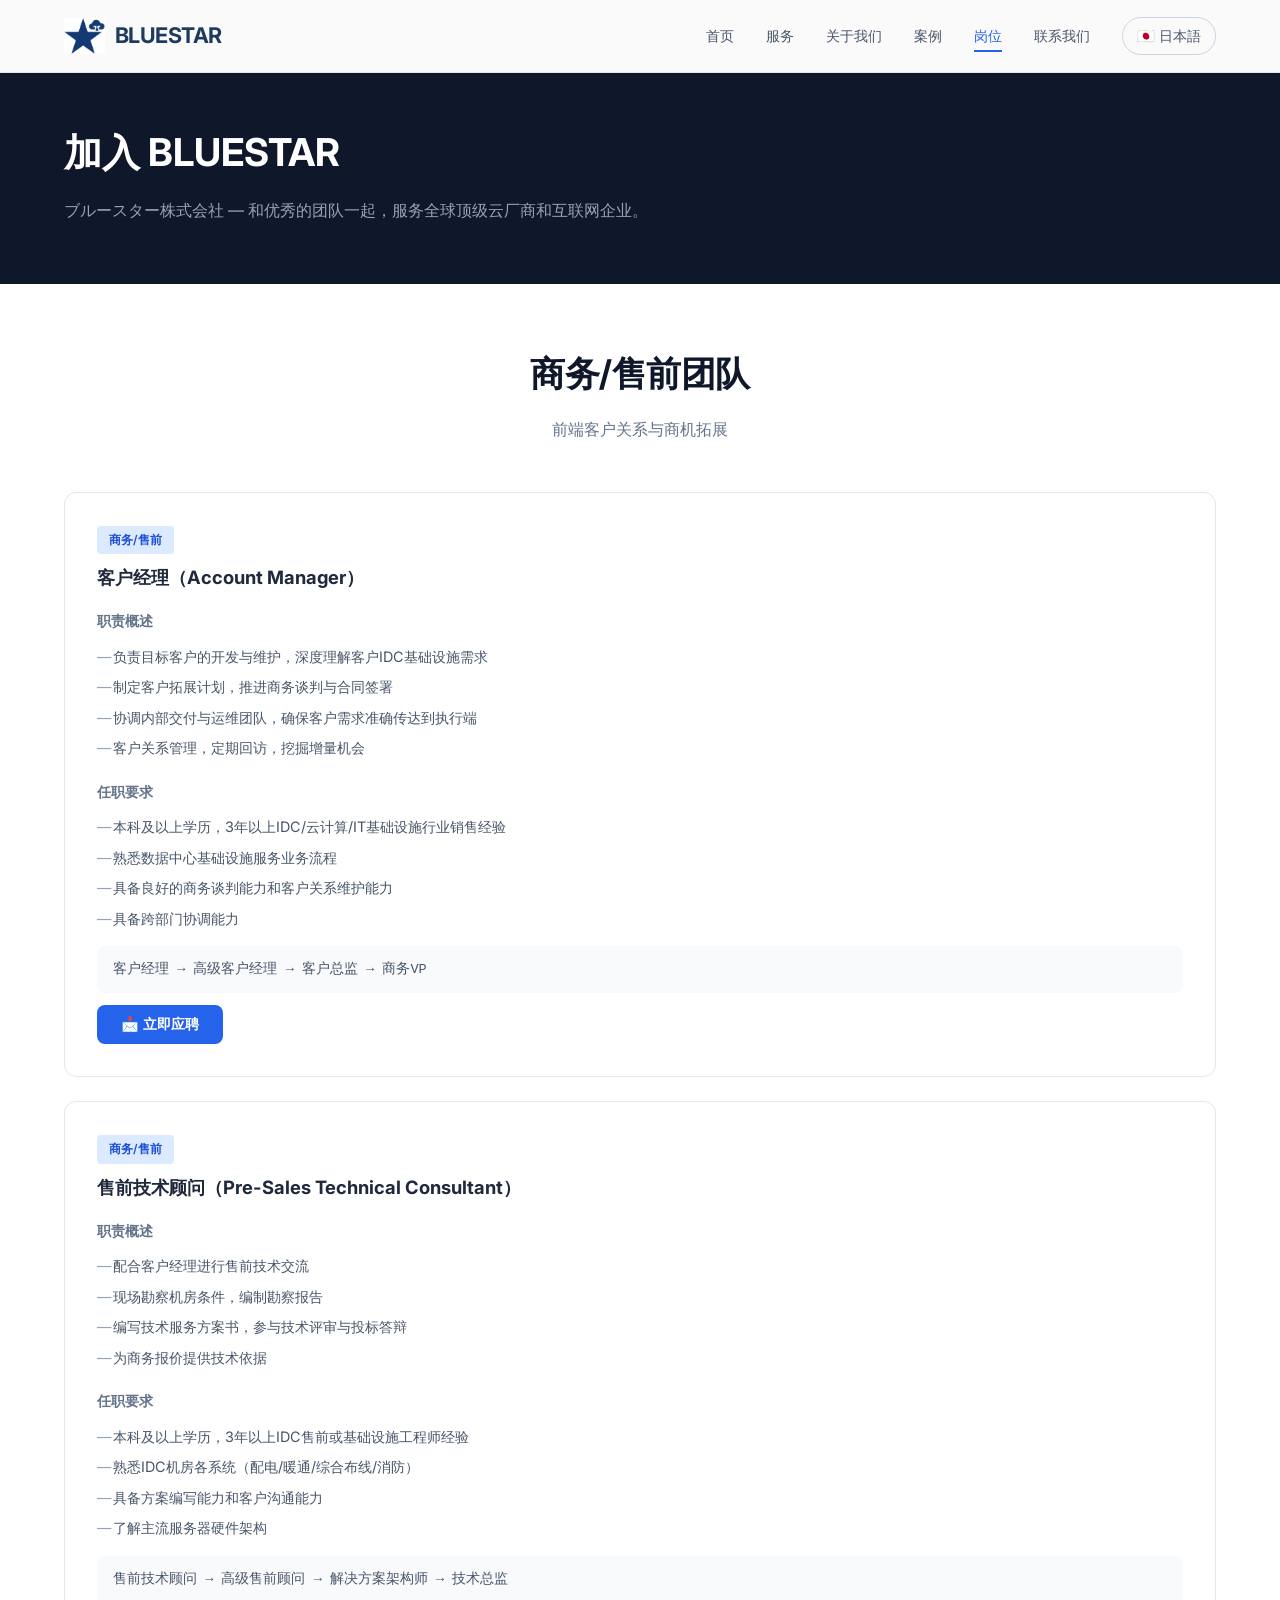
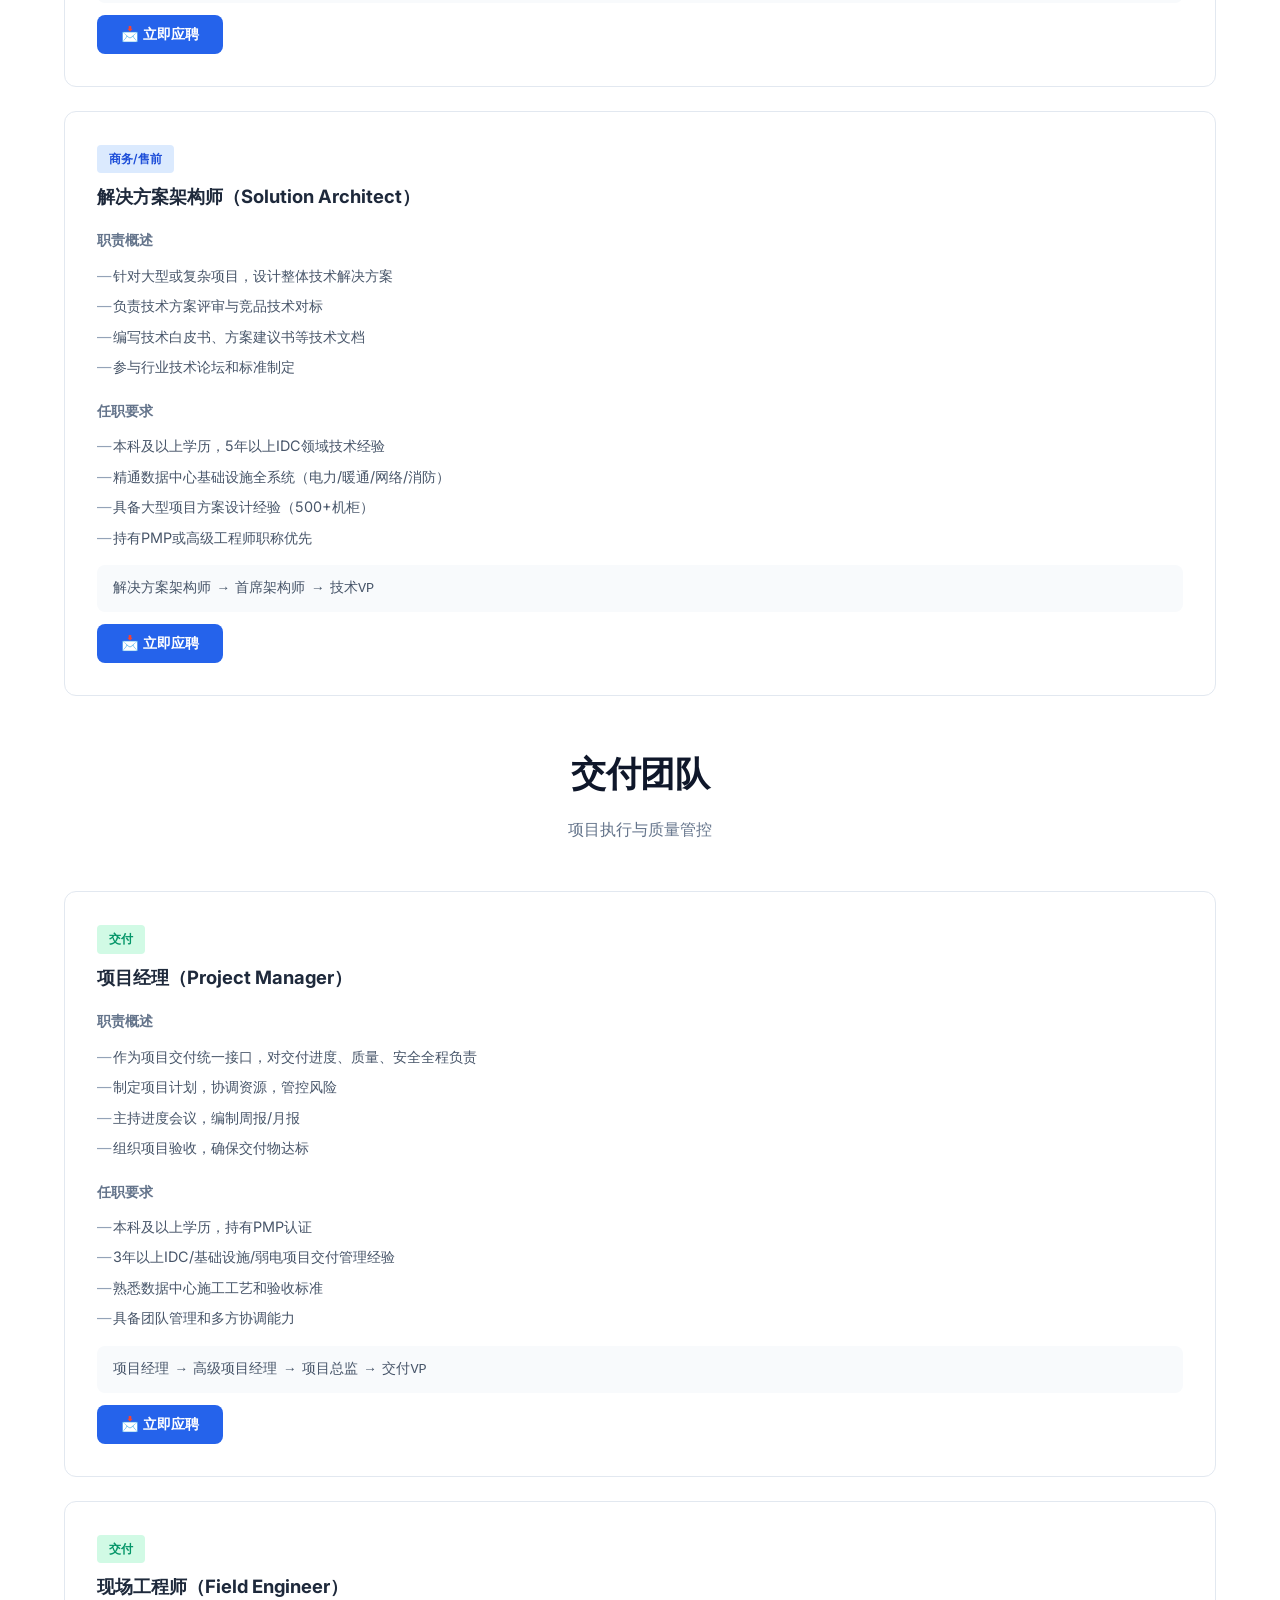
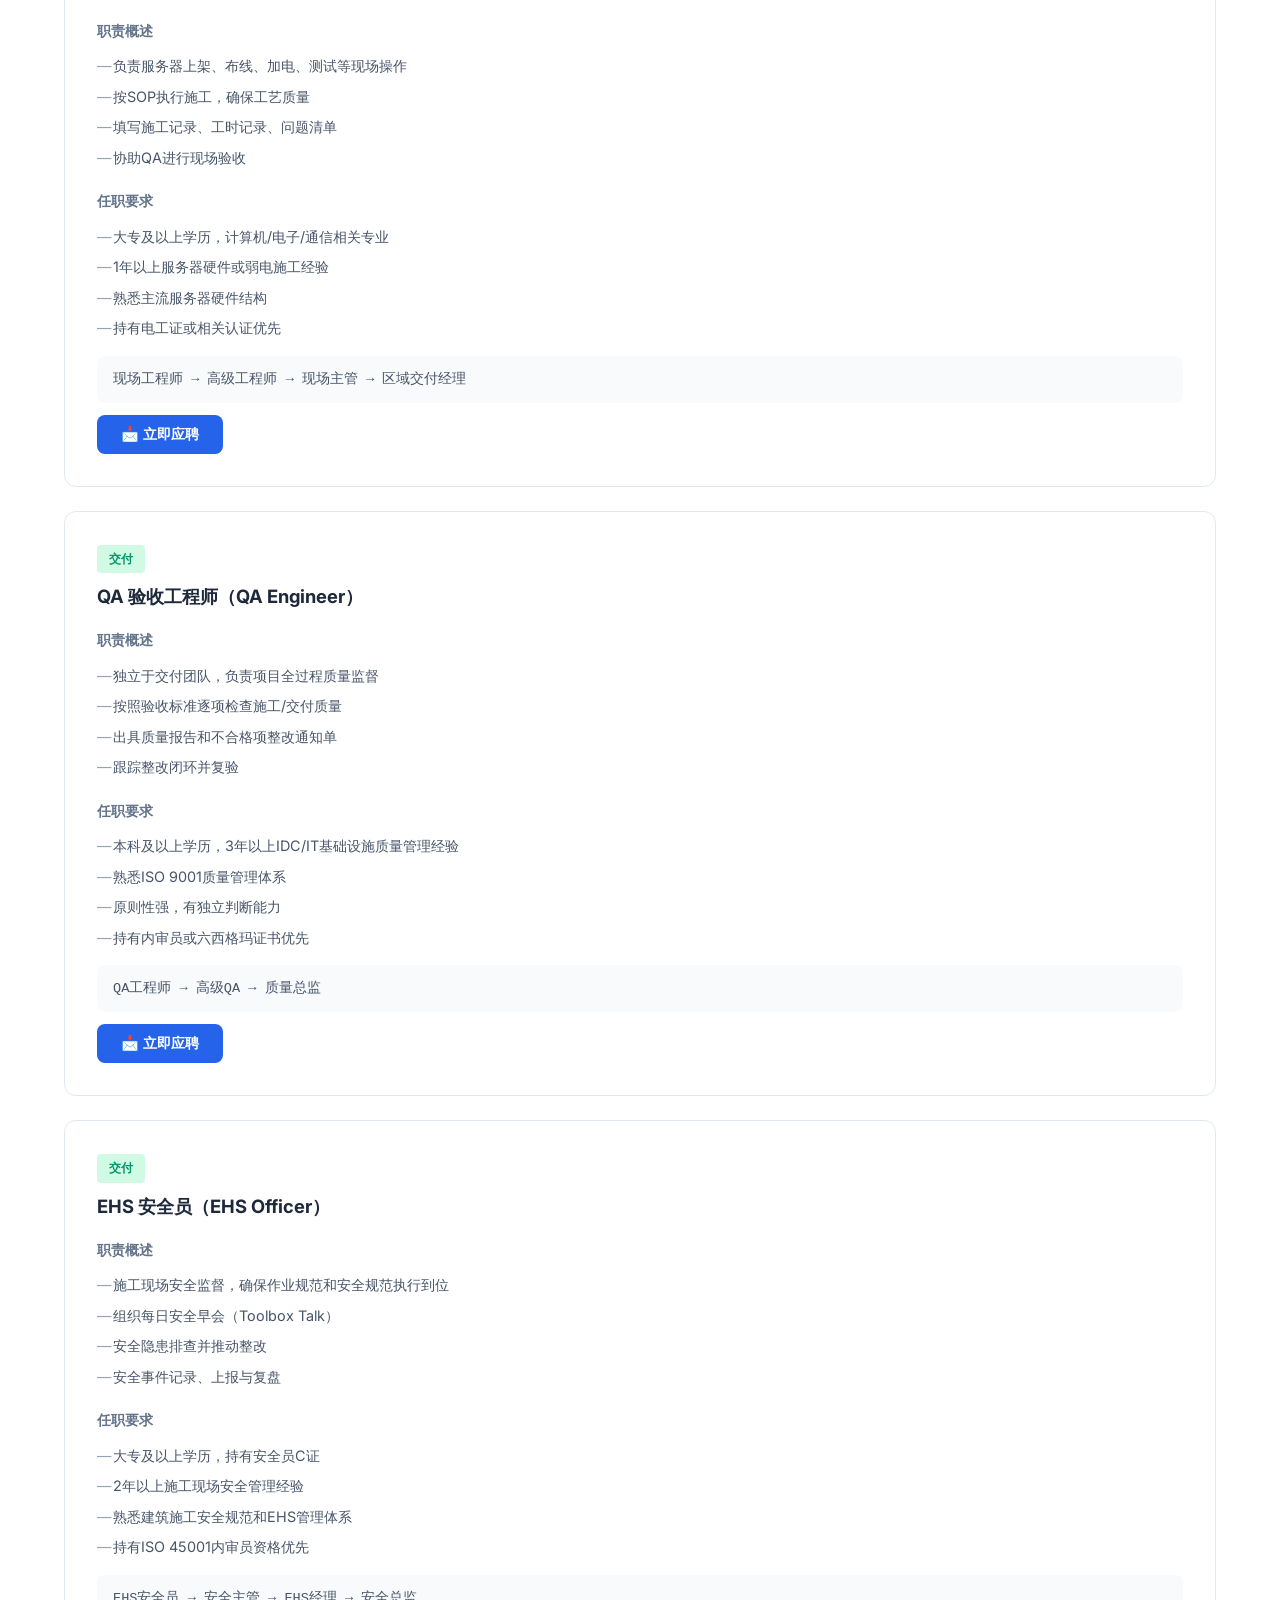
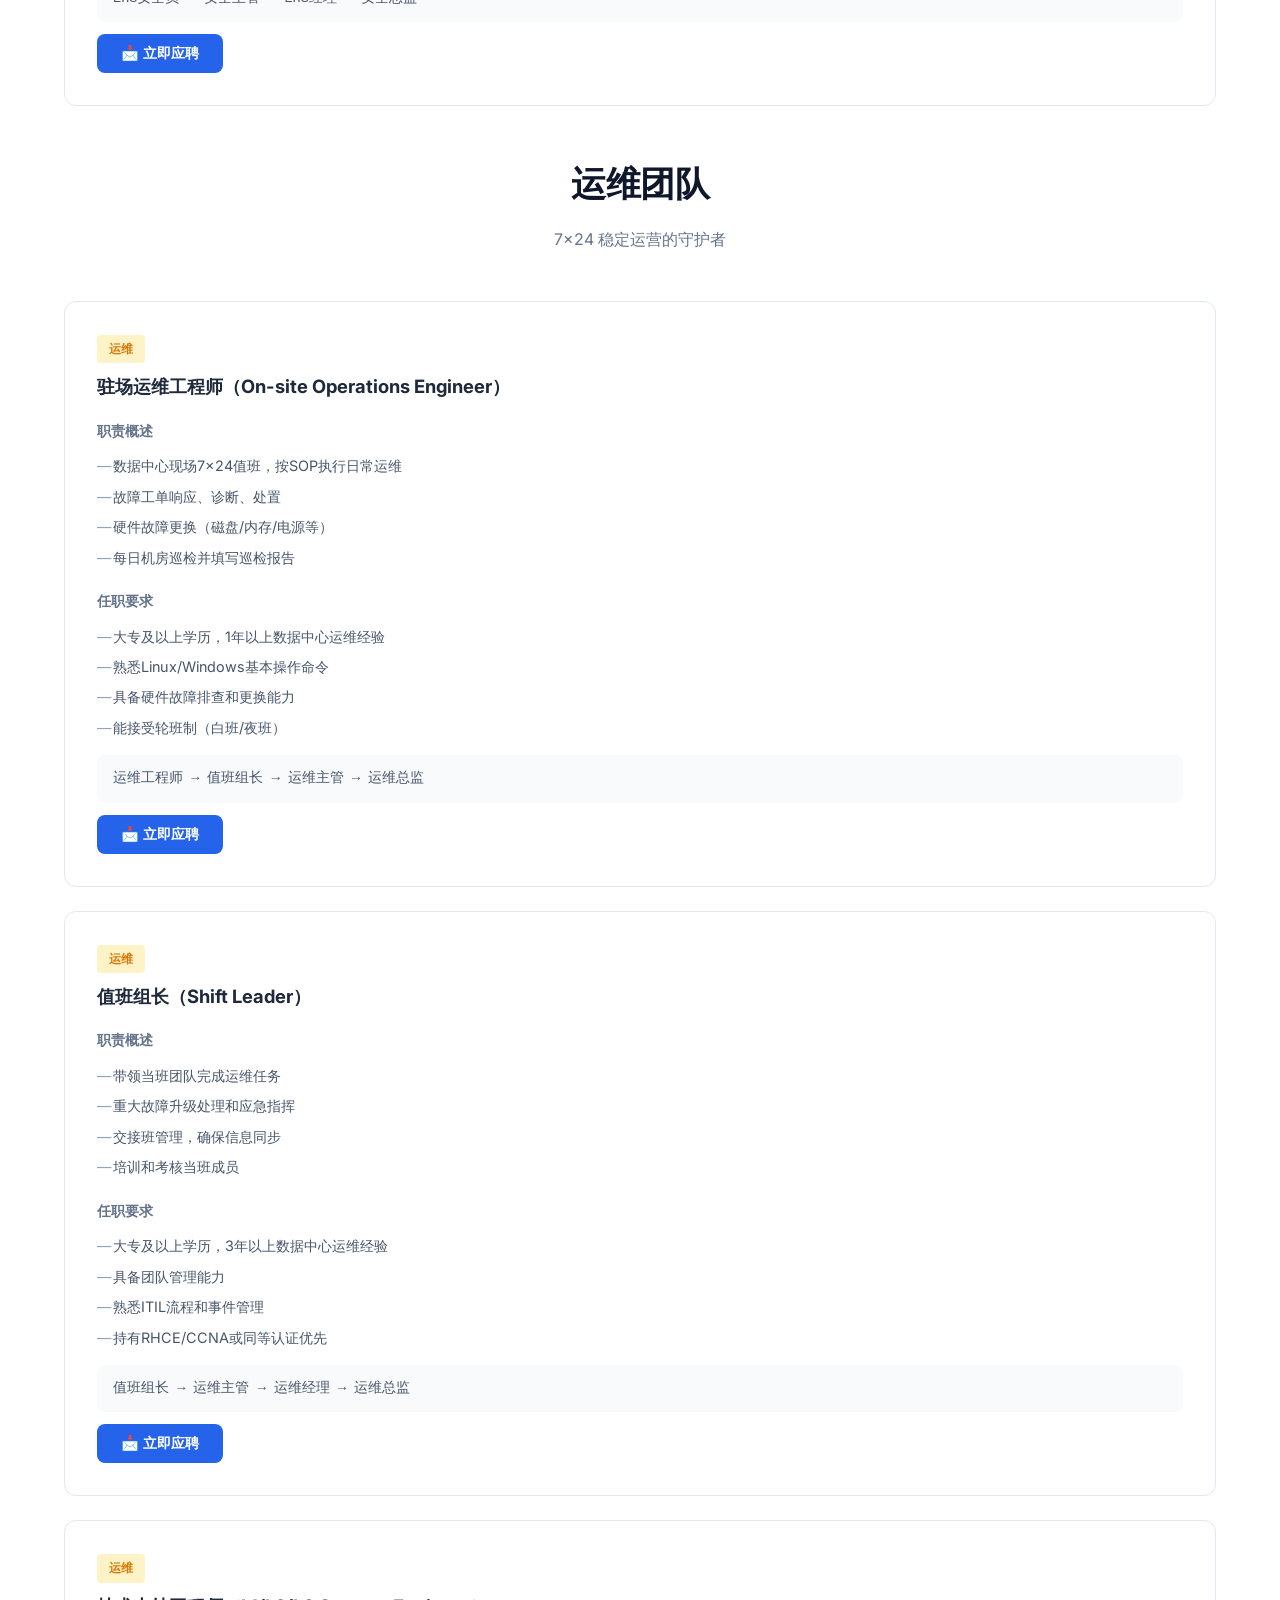
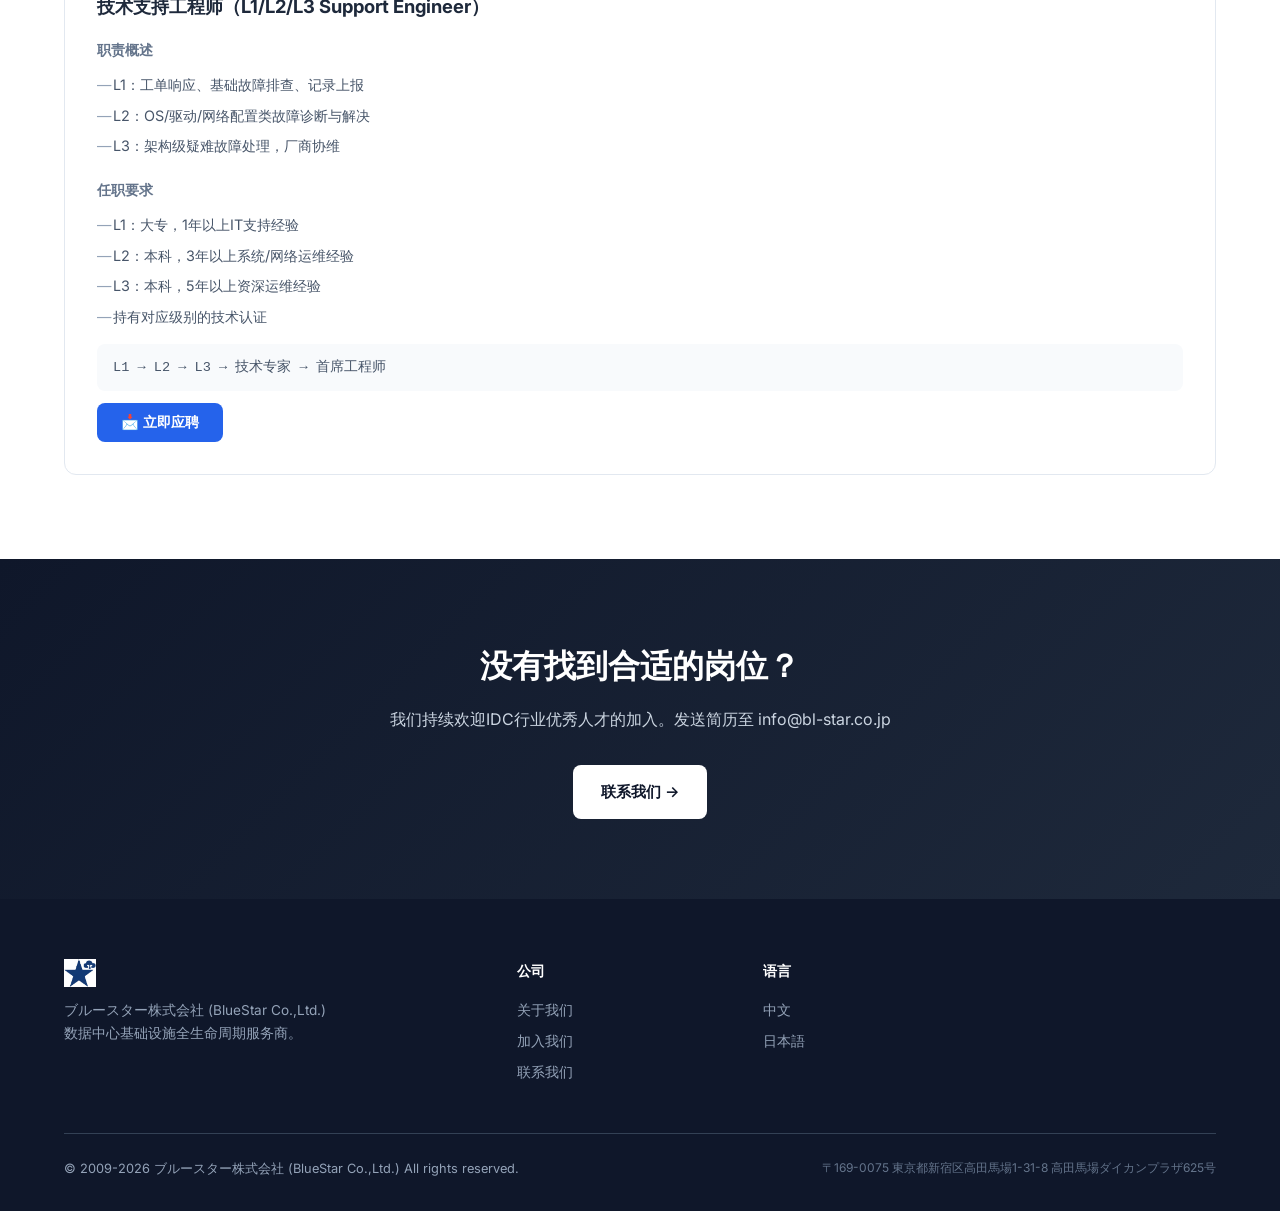
<file: site/careers/index.html>
<!DOCTYPE html>
<html lang="zh-CN">
<head><meta charset="UTF-8"><meta name="viewport" content="width=device-width, initial-scale=1.0">
<title>加入我们 - ブルースター株式会社 (BLUESTAR) | IDC 基础设施岗位招聘</title>
<meta name="description" content="ブルースター株式会社 (BLUESTAR) 招聘数据中心基础设施领域精英：商务/售前岗位、交付岗位、运维岗位。加入我们，一起服务顶级云厂商。">
<link rel="canonical" href="https://www.bl-star.co.jp/careers/">
<link rel="alternate" hreflang="zh-CN" href="https://www.bl-star.co.jp/careers/">
<link rel="alternate" hreflang="ja" href="https://www.bl-star.co.jp/ja/careers/">
<link href="https://fonts.googleapis.com/css2?family=Inter:wght@400;500;600;700;800&display=swap" rel="stylesheet">
<link rel="stylesheet" href="../css/style.css">
</head>
<body>
<nav class="navbar"><div class="navbar-inner">
<a href="../index.html" class="navbar-logo"><img src="../images/LOGO227x200.png" alt="BLUESTAR" height="36" style="height:36px;width:auto;">
      <span class="logo-text">BLUESTAR</span></a>
<div class="nav-toggle" role="button" aria-label="切换菜单" tabindex="0"><span></span><span></span><span></span></div>
<div class="navbar-links">
<a href="../index.html">首页</a><a href="../services/index.html">服务</a><a href="../about/index.html">关于我们</a><a href="../cases/index.html">案例</a><a href="index.html" class="active">岗位</a><a href="../contact/index.html">联系我们</a><a href="../ja/index.html" class="lang-switch">🇯🇵 日本語</a>
</div></div></nav>

<header class="page-hero">
  <div class="container">
    <h1>加入 BLUESTAR</h1>
    <p>ブルースター株式会社 — 和优秀的团队一起，服务全球顶级云厂商和互联网企业。</p>
  </div>
</header>

<section style="padding:60px 0;">
  <div class="container">

    <div class="section-title"><h2>商务/售前团队</h2><p>前端客户关系与商机拓展</p></div>

    <div class="position-card">
      <span class="dept-tag dept-sales">商务/售前</span>
      <h3>客户经理（Account Manager）</h3>
      <h4>职责概述</h4><ul><li>负责目标客户的开发与维护，深度理解客户IDC基础设施需求</li><li>制定客户拓展计划，推进商务谈判与合同签署</li><li>协调内部交付与运维团队，确保客户需求准确传达到执行端</li><li>客户关系管理，定期回访，挖掘增量机会</li></ul>
      <h4>任职要求</h4><ul><li>本科及以上学历，3年以上IDC/云计算/IT基础设施行业销售经验</li><li>熟悉数据中心基础设施服务业务流程</li><li>具备良好的商务谈判能力和客户关系维护能力</li><li>具备跨部门协调能力</li></ul>
      <div class="path">客户经理 → 高级客户经理 → 客户总监 → 商务VP</div>
      <button class="apply-btn">📩 立即应聘</button>
    </div>

    <div class="position-card">
      <span class="dept-tag dept-sales">商务/售前</span>
      <h3>售前技术顾问（Pre-Sales Technical Consultant）</h3>
      <h4>职责概述</h4><ul><li>配合客户经理进行售前技术交流</li><li>现场勘察机房条件，编制勘察报告</li><li>编写技术服务方案书，参与技术评审与投标答辩</li><li>为商务报价提供技术依据</li></ul>
      <h4>任职要求</h4><ul><li>本科及以上学历，3年以上IDC售前或基础设施工程师经验</li><li>熟悉IDC机房各系统（配电/暖通/综合布线/消防）</li><li>具备方案编写能力和客户沟通能力</li><li>了解主流服务器硬件架构</li></ul>
      <div class="path">售前技术顾问 → 高级售前顾问 → 解决方案架构师 → 技术总监</div>
      <button class="apply-btn">📩 立即应聘</button>
    </div>

    <div class="position-card">
      <span class="dept-tag dept-sales">商务/售前</span>
      <h3>解决方案架构师（Solution Architect）</h3>
      <h4>职责概述</h4><ul><li>针对大型或复杂项目，设计整体技术解决方案</li><li>负责技术方案评审与竞品技术对标</li><li>编写技术白皮书、方案建议书等技术文档</li><li>参与行业技术论坛和标准制定</li></ul>
      <h4>任职要求</h4><ul><li>本科及以上学历，5年以上IDC领域技术经验</li><li>精通数据中心基础设施全系统（电力/暖通/网络/消防）</li><li>具备大型项目方案设计经验（500+机柜）</li><li>持有PMP或高级工程师职称优先</li></ul>
      <div class="path">解决方案架构师 → 首席架构师 → 技术VP</div>
      <button class="apply-btn">📩 立即应聘</button>
    </div>

    <div class="section-title" style="margin-top:48px;"><h2>交付团队</h2><p>项目执行与质量管控</p></div>

    <div class="position-card">
      <span class="dept-tag dept-delivery">交付</span>
      <h3>项目经理（Project Manager）</h3>
      <h4>职责概述</h4><ul><li>作为项目交付统一接口，对交付进度、质量、安全全程负责</li><li>制定项目计划，协调资源，管控风险</li><li>主持进度会议，编制周报/月报</li><li>组织项目验收，确保交付物达标</li></ul>
      <h4>任职要求</h4><ul><li>本科及以上学历，持有PMP认证</li><li>3年以上IDC/基础设施/弱电项目交付管理经验</li><li>熟悉数据中心施工工艺和验收标准</li><li>具备团队管理和多方协调能力</li></ul>
      <div class="path">项目经理 → 高级项目经理 → 项目总监 → 交付VP</div>
      <button class="apply-btn">📩 立即应聘</button>
    </div>

    <div class="position-card">
      <span class="dept-tag dept-delivery">交付</span>
      <h3>现场工程师（Field Engineer）</h3>
      <h4>职责概述</h4><ul><li>负责服务器上架、布线、加电、测试等现场操作</li><li>按SOP执行施工，确保工艺质量</li><li>填写施工记录、工时记录、问题清单</li><li>协助QA进行现场验收</li></ul>
      <h4>任职要求</h4><ul><li>大专及以上学历，计算机/电子/通信相关专业</li><li>1年以上服务器硬件或弱电施工经验</li><li>熟悉主流服务器硬件结构</li><li>持有电工证或相关认证优先</li></ul>
      <div class="path">现场工程师 → 高级工程师 → 现场主管 → 区域交付经理</div>
      <button class="apply-btn">📩 立即应聘</button>
    </div>

    <div class="position-card">
      <span class="dept-tag dept-delivery">交付</span>
      <h3>QA 验收工程师（QA Engineer）</h3>
      <h4>职责概述</h4><ul><li>独立于交付团队，负责项目全过程质量监督</li><li>按照验收标准逐项检查施工/交付质量</li><li>出具质量报告和不合格项整改通知单</li><li>跟踪整改闭环并复验</li></ul>
      <h4>任职要求</h4><ul><li>本科及以上学历，3年以上IDC/IT基础设施质量管理经验</li><li>熟悉ISO 9001质量管理体系</li><li>原则性强，有独立判断能力</li><li>持有内审员或六西格玛证书优先</li></ul>
      <div class="path">QA工程师 → 高级QA → 质量总监</div>
      <button class="apply-btn">📩 立即应聘</button>
    </div>

    <div class="position-card">
      <span class="dept-tag dept-delivery">交付</span>
      <h3>EHS 安全员（EHS Officer）</h3>
      <h4>职责概述</h4><ul><li>施工现场安全监督，确保作业规范和安全规范执行到位</li><li>组织每日安全早会（Toolbox Talk）</li><li>安全隐患排查并推动整改</li><li>安全事件记录、上报与复盘</li></ul>
      <h4>任职要求</h4><ul><li>大专及以上学历，持有安全员C证</li><li>2年以上施工现场安全管理经验</li><li>熟悉建筑施工安全规范和EHS管理体系</li><li>持有ISO 45001内审员资格优先</li></ul>
      <div class="path">EHS安全员 → 安全主管 → EHS经理 → 安全总监</div>
      <button class="apply-btn">📩 立即应聘</button>
    </div>

    <div class="section-title" style="margin-top:48px;"><h2>运维团队</h2><p>7×24 稳定运营的守护者</p></div>

    <div class="position-card">
      <span class="dept-tag dept-ops">运维</span>
      <h3>驻场运维工程师（On-site Operations Engineer）</h3>
      <h4>职责概述</h4><ul><li>数据中心现场7×24值班，按SOP执行日常运维</li><li>故障工单响应、诊断、处置</li><li>硬件故障更换（磁盘/内存/电源等）</li><li>每日机房巡检并填写巡检报告</li></ul>
      <h4>任职要求</h4><ul><li>大专及以上学历，1年以上数据中心运维经验</li><li>熟悉Linux/Windows基本操作命令</li><li>具备硬件故障排查和更换能力</li><li>能接受轮班制（白班/夜班）</li></ul>
      <div class="path">运维工程师 → 值班组长 → 运维主管 → 运维总监</div>
      <button class="apply-btn">📩 立即应聘</button>
    </div>

    <div class="position-card">
      <span class="dept-tag dept-ops">运维</span>
      <h3>值班组长（Shift Leader）</h3>
      <h4>职责概述</h4><ul><li>带领当班团队完成运维任务</li><li>重大故障升级处理和应急指挥</li><li>交接班管理，确保信息同步</li><li>培训和考核当班成员</li></ul>
      <h4>任职要求</h4><ul><li>大专及以上学历，3年以上数据中心运维经验</li><li>具备团队管理能力</li><li>熟悉ITIL流程和事件管理</li><li>持有RHCE/CCNA或同等认证优先</li></ul>
      <div class="path">值班组长 → 运维主管 → 运维经理 → 运维总监</div>
      <button class="apply-btn">📩 立即应聘</button>
    </div>

    <div class="position-card">
      <span class="dept-tag dept-ops">运维</span>
      <h3>技术支持工程师（L1/L2/L3 Support Engineer）</h3>
      <h4>职责概述</h4><ul><li>L1：工单响应、基础故障排查、记录上报</li><li>L2：OS/驱动/网络配置类故障诊断与解决</li><li>L3：架构级疑难故障处理，厂商协维</li></ul>
      <h4>任职要求</h4><ul><li>L1：大专，1年以上IT支持经验</li><li>L2：本科，3年以上系统/网络运维经验</li><li>L3：本科，5年以上资深运维经验</li><li>持有对应级别的技术认证</li></ul>
      <div class="path">L1 → L2 → L3 → 技术专家 → 首席工程师</div>
      <button class="apply-btn">📩 立即应聘</button>
    </div>

  </div>
</section>

<section class="cta-section">
  <div class="container">
    <h2>没有找到合适的岗位？</h2>
    <p>我们持续欢迎IDC行业优秀人才的加入。发送简历至 info@bl-star.co.jp</p>
    <a href="../contact/index.html" class="btn btn-white">联系我们 →</a>
  </div>
</section>

<footer class="footer"><div class="container">
<div class="footer-grid">
<div class="footer-brand"><div class="logo"><img src="../images/LOGO227x200.png" alt="BLUESTAR" height="28" style="height:28px;width:auto;"></div><p>ブルースター株式会社 (BlueStar Co.,Ltd.)<br>数据中心基础设施全生命周期服务商。</p></div>
<div class="footer-col"><h5>公司</h5><a href="../about/index.html">关于我们</a><a href="index.html">加入我们</a><a href="../contact/index.html">联系我们</a></div>
<div class="footer-col"><h5>语言</h5><a href="../index.html">中文</a><a href="../ja/index.html">日本語</a></div>
</div>
<div class="footer-bottom">
  <span>&copy; 2009-2026 ブルースター株式会社 (BlueStar Co.,Ltd.) All rights reserved.</span>
  <span style="color:var(--gray-500);font-size:0.75rem;">〒169-0075 東京都新宿区高田馬場1-31-8 高田馬場ダイカンプラザ625号</span>
</div>
</div></footer>
<script src="../js/main.js"></script>
<div id="notification" class="ajax-notification" style="display:none;"></div>
</body>
</html>
</file>
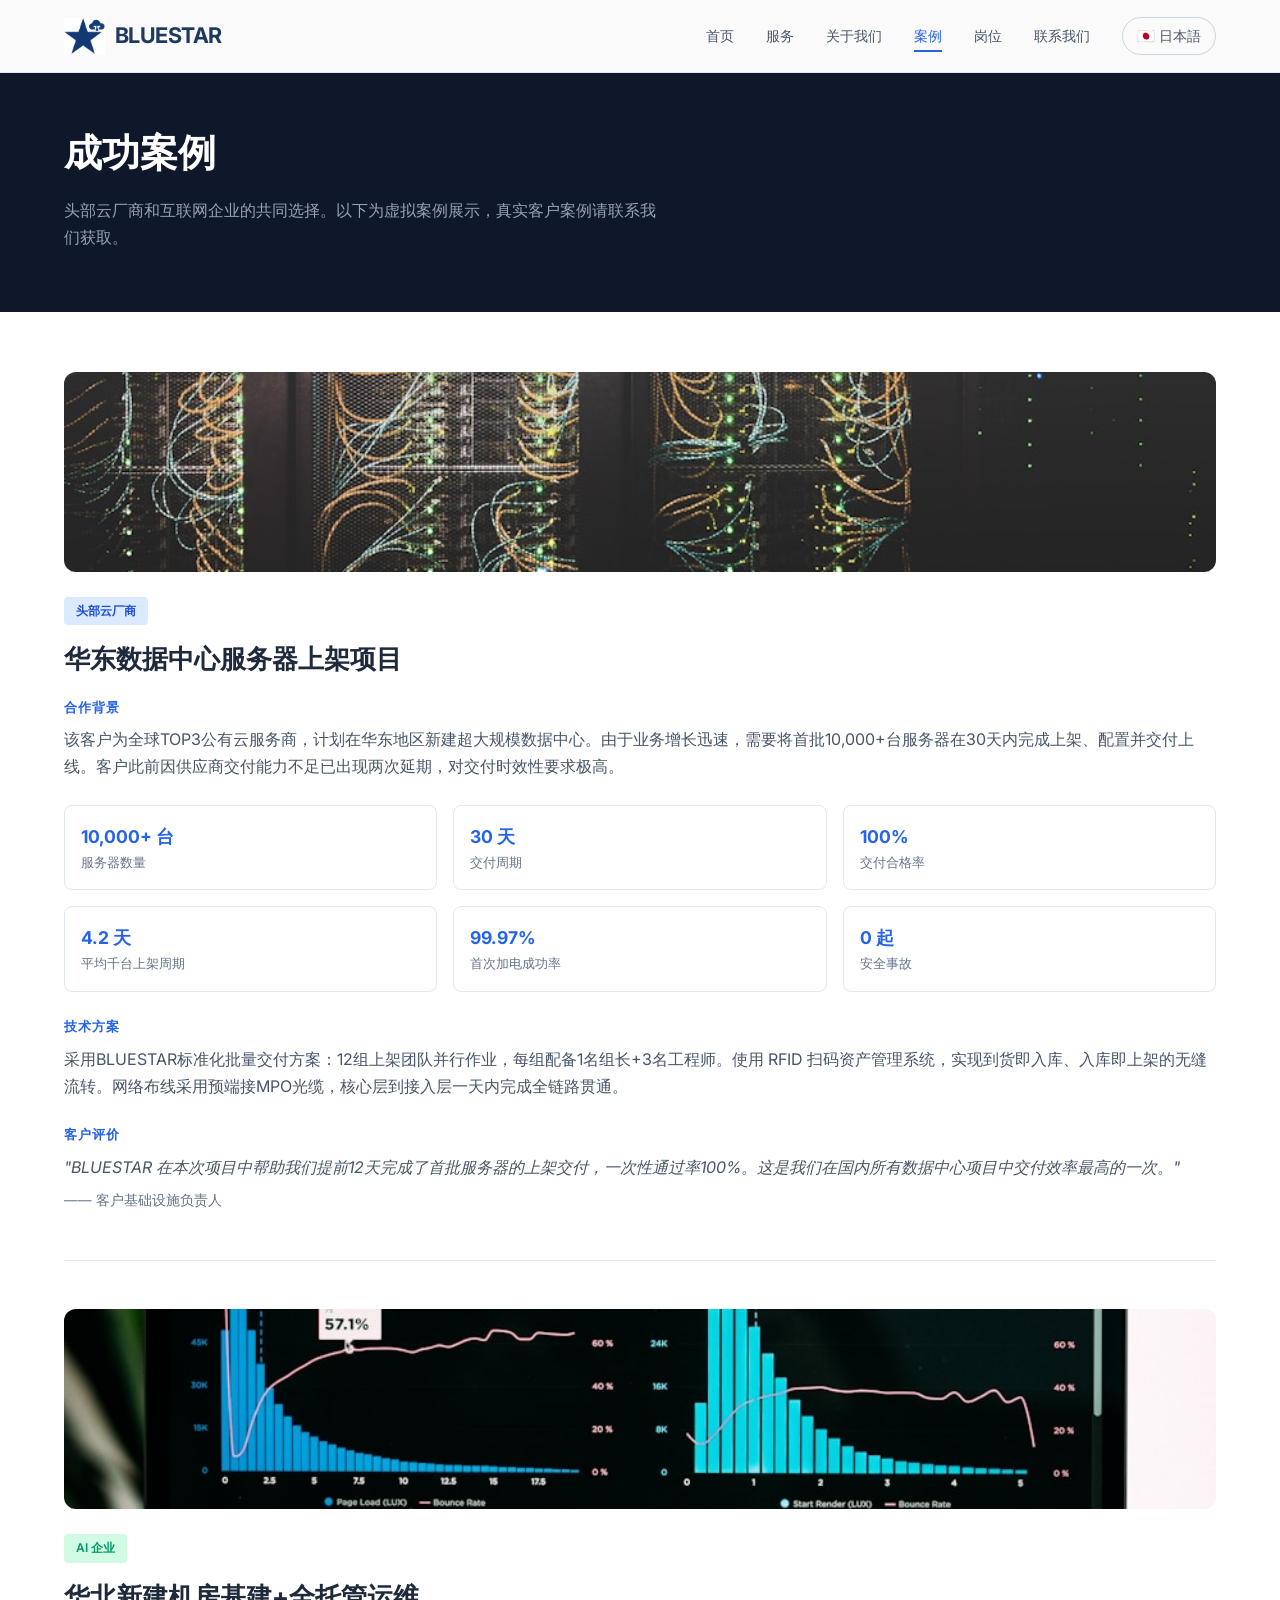
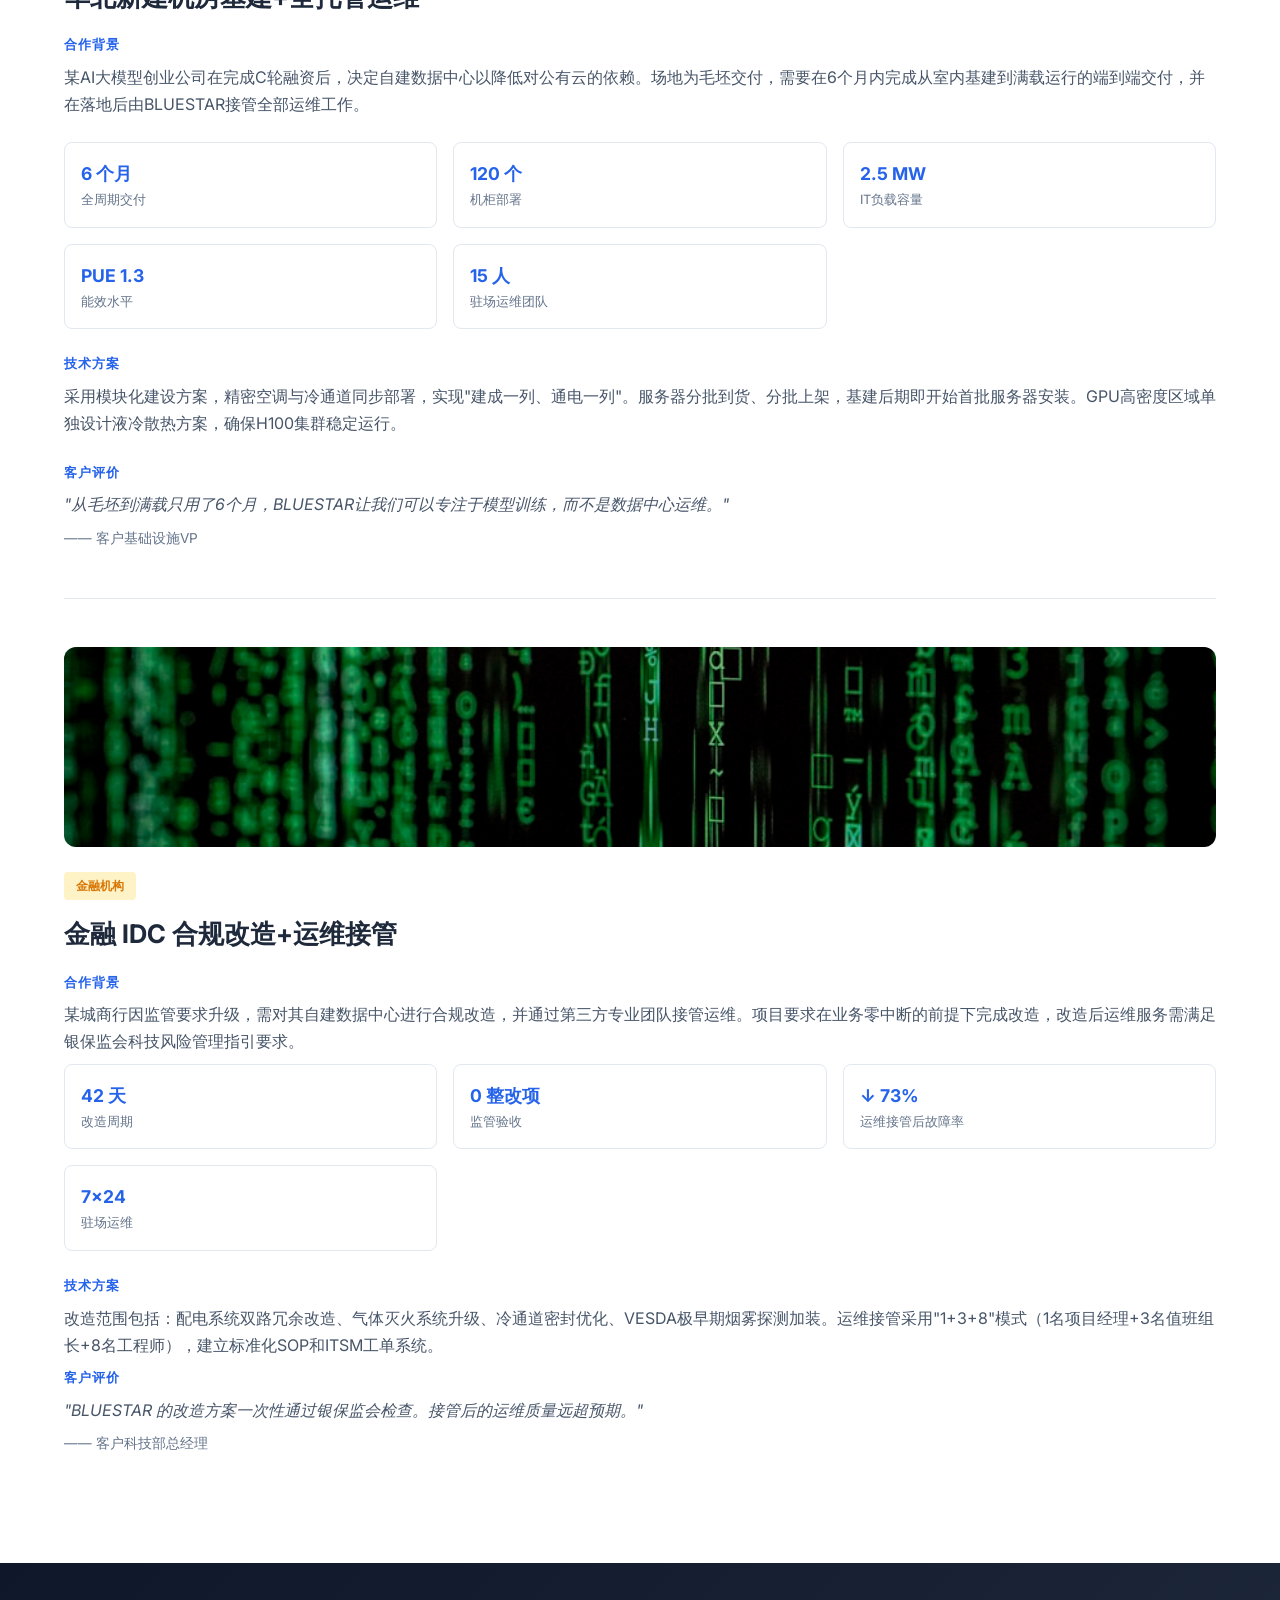
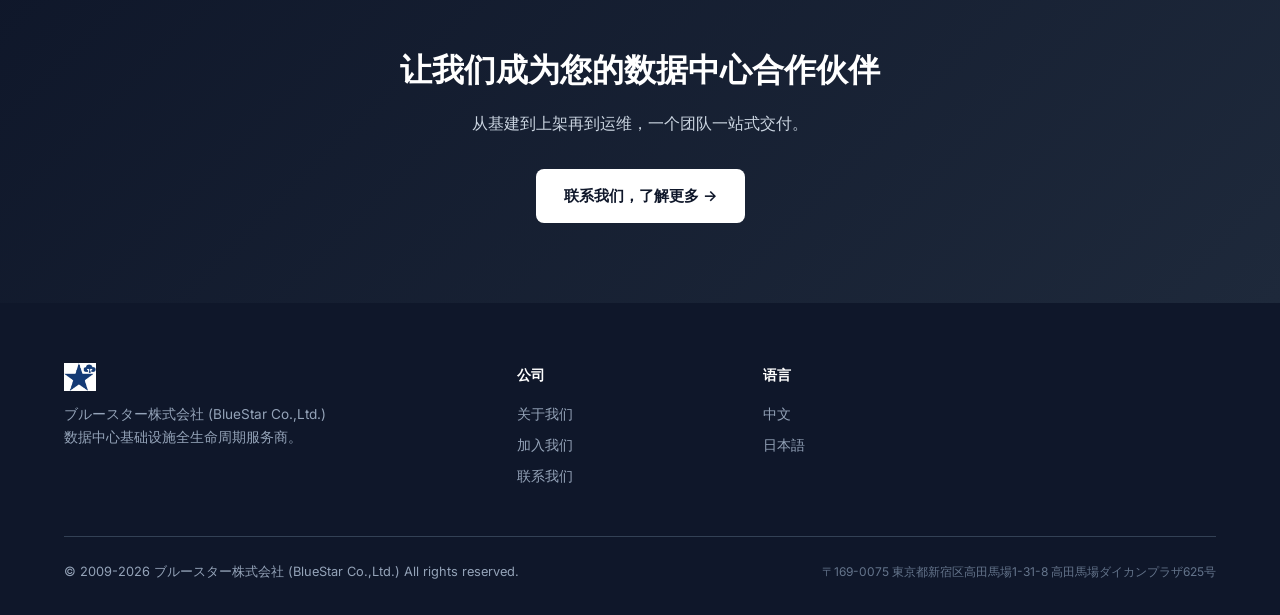
<file: site/cases/index.html>
<!DOCTYPE html>
<html lang="zh-CN">
<head><meta charset="UTF-8"><meta name="viewport" content="width=device-width, initial-scale=1.0">
<title>成功案例 - ブルースター株式会社 (BLUESTAR) | 数据中心基础设施项目</title>
<meta name="description" content="ブルースター株式会社 (BLUESTAR) 成功案例：头部云厂商10,000+台服务器上架项目、AI公司新建机房基建+全托管运维、金融IDC合规改造+运维接管。">
<link rel="canonical" href="https://www.bl-star.co.jp/cases/">
<link rel="alternate" hreflang="zh-CN" href="https://www.bl-star.co.jp/cases/">
<link rel="alternate" hreflang="ja" href="https://www.bl-star.co.jp/ja/cases/">
<link href="https://fonts.googleapis.com/css2?family=Inter:wght@400;500;600;700;800&display=swap" rel="stylesheet">
<link rel="stylesheet" href="../css/style.css">
</head>
<body>
<nav class="navbar"><div class="navbar-inner">
<a href="../index.html" class="navbar-logo"><img src="../images/LOGO227x200.png" alt="BLUESTAR" height="36" style="height:36px;width:auto;">
      <span class="logo-text">BLUESTAR</span></a>
<div class="nav-toggle" role="button" aria-label="切换菜单" tabindex="0"><span></span><span></span><span></span></div>
<div class="navbar-links">
<a href="../index.html">首页</a><a href="../services/index.html">服务</a><a href="../about/index.html">关于我们</a><a href="index.html" class="active">案例</a><a href="../careers/index.html">岗位</a><a href="../contact/index.html">联系我们</a><a href="../ja/index.html" class="lang-switch">🇯🇵 日本語</a>
</div></div></nav>

<header class="page-hero">
  <div class="container">
    <h1>成功案例</h1>
    <p>头部云厂商和互联网企业的共同选择。以下为虚拟案例展示，真实客户案例请联系我们获取。</p>
  </div>
</header>

<section style="padding:60px 0;">
  <div class="container">
    <!-- Case 1 -->
    <div class="case-full">
      <div style="background:var(--gray-100);height:200px;border-radius:12px;display:flex;align-items:center;justify-content:center;color:var(--gray-400);font-size:1.1rem;margin-bottom:24px;"><img src="../images/photos/server-rack-1.jpg" alt="服务器上架现场" style="width:100%;height:200px;object-fit:cover;border-radius:12px;"></div>
      <span style="display:inline-block;padding:4px 12px;border-radius:4px;font-size:0.75rem;font-weight:600;background:#dbeafe;color:#1d4ed8;margin-bottom:12px;">头部云厂商</span>
      <h2 style="font-size:1.6rem;margin-bottom:16px;">华东数据中心服务器上架项目</h2>

      <div class="section"><div class="section-label">合作背景</div><p>该客户为全球TOP3公有云服务商，计划在华东地区新建超大规模数据中心。由于业务增长迅速，需要将首批10,000+台服务器在30天内完成上架、配置并交付上线。客户此前因供应商交付能力不足已出现两次延期，对交付时效性要求极高。</p></div>

      <div class="data-grid" style="display:grid;grid-template-columns:repeat(3,1fr);gap:16px;margin-bottom:24px;">
        <div class="data-item"><div class="val">10,000+ 台</div><div class="lbl">服务器数量</div></div>
        <div class="data-item"><div class="val">30 天</div><div class="lbl">交付周期</div></div>
        <div class="data-item"><div class="val">100%</div><div class="lbl">交付合格率</div></div>
        <div class="data-item"><div class="val">4.2 天</div><div class="lbl">平均千台上架周期</div></div>
        <div class="data-item"><div class="val">99.97%</div><div class="lbl">首次加电成功率</div></div>
        <div class="data-item"><div class="val">0 起</div><div class="lbl">安全事故</div></div>
      </div>

      <div class="section"><div class="section-label">技术方案</div><p>采用BLUESTAR标准化批量交付方案：12组上架团队并行作业，每组配备1名组长+3名工程师。使用 RFID 扫码资产管理系统，实现到货即入库、入库即上架的无缝流转。网络布线采用预端接MPO光缆，核心层到接入层一天内完成全链路贯通。</p></div>
      <div class="section"><div class="section-label">客户评价</div><p style="font-style:italic;color:var(--gray-600);">"BLUESTAR 在本次项目中帮助我们提前12天完成了首批服务器的上架交付，一次性通过率100%。这是我们在国内所有数据中心项目中交付效率最高的一次。"</p><p style="font-size:0.85rem;color:var(--gray-500);">—— 客户基础设施负责人</p></div>
    </div>

    <hr style="border:none;border-top:1px solid var(--gray-200);margin:48px 0;">

    <!-- Case 2 -->
    <div class="case-full">
      <div style="background:var(--gray-100);height:200px;border-radius:12px;display:flex;align-items:center;justify-content:center;color:var(--gray-400);font-size:1.1rem;margin-bottom:24px;"><img src="../images/photos/dc-blue.jpg" alt="数据中心机房实景" style="width:100%;height:200px;object-fit:cover;border-radius:12px;"></div>
      <span style="display:inline-block;padding:4px 12px;border-radius:4px;font-size:0.75rem;font-weight:600;background:#d1fae5;color:#059669;margin-bottom:12px;">AI 企业</span>
      <h2 style="font-size:1.6rem;margin-bottom:16px;">华北新建机房基建+全托管运维</h2>

      <div class="section"><div class="section-label">合作背景</div><p>某AI大模型创业公司在完成C轮融资后，决定自建数据中心以降低对公有云的依赖。场地为毛坯交付，需要在6个月内完成从室内基建到满载运行的端到端交付，并在落地后由BLUESTAR接管全部运维工作。</p></div>

      <div class="data-grid" style="display:grid;grid-template-columns:repeat(3,1fr);gap:16px;margin-bottom:24px;">
        <div class="data-item"><div class="val">6 个月</div><div class="lbl">全周期交付</div></div>
        <div class="data-item"><div class="val">120 个</div><div class="lbl">机柜部署</div></div>
        <div class="data-item"><div class="val">2.5 MW</div><div class="lbl">IT负载容量</div></div>
        <div class="data-item"><div class="val">PUE 1.3</div><div class="lbl">能效水平</div></div>
        <div class="data-item"><div class="val">15 人</div><div class="lbl">驻场运维团队</div></div>
      </div>

      <div class="section"><div class="section-label">技术方案</div><p>采用模块化建设方案，精密空调与冷通道同步部署，实现"建成一列、通电一列"。服务器分批到货、分批上架，基建后期即开始首批服务器安装。GPU高密度区域单独设计液冷散热方案，确保H100集群稳定运行。</p></div>
      <div class="section"><div class="section-label">客户评价</div><p style="font-style:italic;color:var(--gray-600);">"从毛坯到满载只用了6个月，BLUESTAR让我们可以专注于模型训练，而不是数据中心运维。"</p><p style="font-size:0.85rem;color:var(--gray-500);">—— 客户基础设施VP</p></div>
    </div>

    <hr style="border:none;border-top:1px solid var(--gray-200);margin:48px 0;">

    <!-- Case 3 -->
    <div class="case-full">
      <div style="background:var(--gray-100);height:200px;border-radius:12px;display:flex;align-items:center;justify-content:center;color:var(--gray-400);font-size:1.1rem;margin-bottom:24px;"><img src="../images/photos/dc-modern.jpg" alt="现代化机房实景" style="width:100%;height:200px;object-fit:cover;border-radius:12px;"></div>
      <span style="display:inline-block;padding:4px 12px;border-radius:4px;font-size:0.75rem;font-weight:600;background:#fef3c7;color:#d97706;margin-bottom:12px;">金融机构</span>
      <h2 style="font-size:1.6rem;margin-bottom:16px;">金融 IDC 合规改造+运维接管</h2>

      <p class="section-label" style="margin-top:0;">合作背景</p><p>某城商行因监管要求升级，需对其自建数据中心进行合规改造，并通过第三方专业团队接管运维。项目要求在业务零中断的前提下完成改造，改造后运维服务需满足银保监会科技风险管理指引要求。</p>

      <div class="data-grid" style="display:grid;grid-template-columns:repeat(3,1fr);gap:16px;margin-bottom:24px;">
        <div class="data-item"><div class="val">42 天</div><div class="lbl">改造周期</div></div>
        <div class="data-item"><div class="val">0 整改项</div><div class="lbl">监管验收</div></div>
        <div class="data-item"><div class="val">↓ 73%</div><div class="lbl">运维接管后故障率</div></div>
        <div class="data-item"><div class="val">7×24</div><div class="lbl">驻场运维</div></div>
      </div>

      <p class="section-label" style="margin-top:0;">技术方案</p><p>改造范围包括：配电系统双路冗余改造、气体灭火系统升级、冷通道密封优化、VESDA极早期烟雾探测加装。运维接管采用"1+3+8"模式（1名项目经理+3名值班组长+8名工程师），建立标准化SOP和ITSM工单系统。</p>
      <p class="section-label" style="margin-top:0;">客户评价</p><p style="font-style:italic;color:var(--gray-600);">"BLUESTAR 的改造方案一次性通过银保监会检查。接管后的运维质量远超预期。"</p><p style="font-size:0.85rem;color:var(--gray-500);">—— 客户科技部总经理</p>
    </div>
  </div>
</section>

<section class="cta-section">
  <div class="container">
    <h2>让我们成为您的数据中心合作伙伴</h2>
    <p>从基建到上架再到运维，一个团队一站式交付。</p>
    <a href="../contact/index.html" class="btn btn-white">联系我们，了解更多 →</a>
  </div>
</section>

<footer class="footer"><div class="container">
<div class="footer-grid">
<div class="footer-brand"><div class="logo"><img src="../images/LOGO227x200.png" alt="BLUESTAR" height="28" style="height:28px;width:auto;"></div><p>ブルースター株式会社 (BlueStar Co.,Ltd.)<br>数据中心基础设施全生命周期服务商。</p></div>
<div class="footer-col"><h5>公司</h5><a href="../about/index.html">关于我们</a><a href="../careers/index.html">加入我们</a><a href="../contact/index.html">联系我们</a></div>
<div class="footer-col"><h5>语言</h5><a href="../index.html">中文</a><a href="../ja/index.html">日本語</a></div>
</div>
<div class="footer-bottom">
  <span>&copy; 2009-2026 ブルースター株式会社 (BlueStar Co.,Ltd.) All rights reserved.</span>
  <span style="color:var(--gray-500);font-size:0.75rem;">〒169-0075 東京都新宿区高田馬場1-31-8 高田馬場ダイカンプラザ625号</span>
</div>
</div></footer>
<script src="../js/main.js"></script>
<div id="notification" class="ajax-notification" style="display:none;"></div>
</body>
</html>
</file>
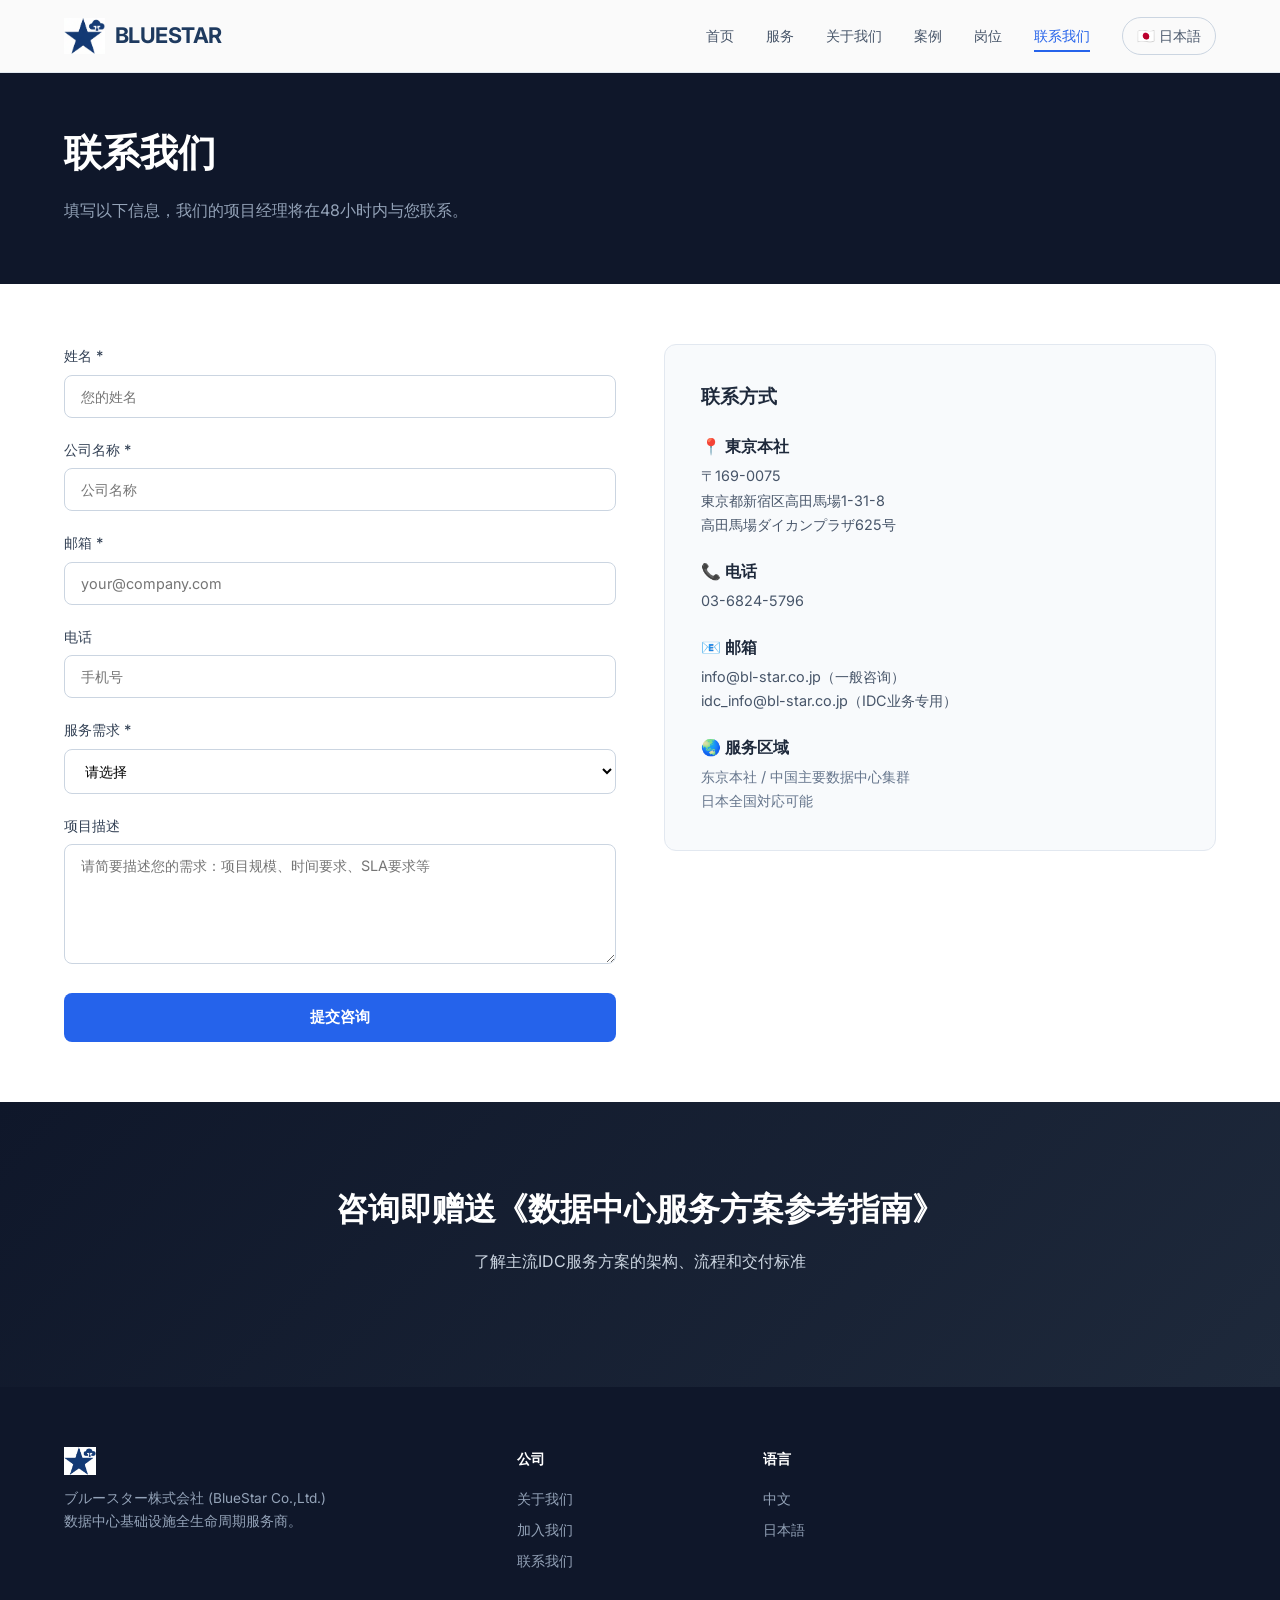
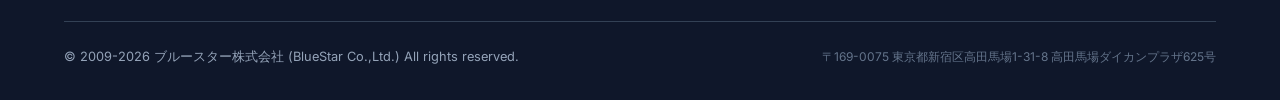
<file: site/contact/index.html>
<!DOCTYPE html>
<html lang="zh-CN">
<head><meta charset="UTF-8"><meta name="viewport" content="width=device-width, initial-scale=1.0">
<title>联系我们 - ブルースター株式会社 (BLUESTAR) | 数据中心基础设施服务咨询</title>
<meta name="description" content="ブルースター株式会社 (BLUESTAR) 东京本社：〒169-0075 東京都新宿区高田馬場1-31-8。TEL: 03-6824-5796。数据中心基础设施服务方案评估，覆盖IDC基建、服务器上架交付、7×24运维管理。">
<meta name="keywords" content="ブルースター株式会社,BLUESTAR,联系我们,东京,新宿,高田馬場,IDC咨询,数据中心服务">
<link rel="canonical" href="https://www.bl-star.co.jp/contact/">
<link rel="alternate" hreflang="zh-CN" href="https://www.bl-star.co.jp/contact/">
<link rel="alternate" hreflang="ja" href="https://www.bl-star.co.jp/ja/contact/">
<link href="https://fonts.googleapis.com/css2?family=Inter:wght@400;500;600;700;800&display=swap" rel="stylesheet">
<link rel="stylesheet" href="../css/style.css">
</head>
<body>
<nav class="navbar"><div class="navbar-inner">
<a href="../index.html" class="navbar-logo"><img src="../images/LOGO227x200.png" alt="BLUESTAR" height="36" style="height:36px;width:auto;">
      <span class="logo-text">BLUESTAR</span></a>
<div class="nav-toggle" role="button" aria-label="切换菜单" tabindex="0"><span></span><span></span><span></span></div>
<div class="navbar-links">
<a href="../index.html">首页</a><a href="../services/index.html">服务</a><a href="../about/index.html">关于我们</a><a href="../cases/index.html">案例</a><a href="../careers/index.html">岗位</a><a href="index.html" class="active">联系我们</a><a href="../ja/index.html" class="lang-switch">🇯🇵 日本語</a>
</div></div></nav>

<header class="page-hero">
  <div class="container">
    <h1>联系我们</h1>
    <p>填写以下信息，我们的项目经理将在48小时内与您联系。</p>
  </div>
</header>

<section style="padding:60px 0;">
  <div class="container">
    <div style="display:grid;grid-template-columns:1fr 1fr;gap:48px;align-items:start;">
      <div>
        <div class="contact-form" id="contactForm" data-email="info@bl-star.co.jp">
          <div class="form-group">
            <label for="name">姓名 *</label>
            <input type="text" id="name" name="name" placeholder="您的姓名" required>
          </div>
          <div class="form-group">
            <label for="company">公司名称 *</label>
            <input type="text" id="company" name="company" placeholder="公司名称" required>
          </div>
          <div class="form-group">
            <label for="email">邮箱 *</label>
            <input type="email" id="email" name="email" placeholder="your@company.com" required>
          </div>
          <div class="form-group">
            <label for="phone">电话</label>
            <input type="tel" id="phone" name="phone" placeholder="手机号">
          </div>
          <div class="form-group">
            <label for="service">服务需求 *</label>
            <select id="service" name="service" required>
              <option value="">请选择</option>
              <option value="infrastructure">IDC 室内基建</option>
              <option value="delivery">服务器上架交付</option>
              <option value="operations">运维管理服务</option>
              <option value="fullcycle">全生命周期服务</option>
              <option value="other">其他</option>
            </select>
          </div>
          <div class="form-group">
            <label for="message">项目描述</label>
            <textarea id="message" name="message" placeholder="请简要描述您的需求：项目规模、时间要求、SLA要求等"></textarea>
          </div>
          <button type="submit" class="btn btn-primary" style="width:100%;justify-content:center;">提交咨询</button>
          
        </div>
      </div>
      <div>
        <div style="background:var(--gray-50);padding:36px;border-radius:12px;border:1px solid var(--gray-200);">
          <h3 style="margin-bottom:20px;">联系方式</h3>
          <div style="margin-bottom:20px;">
            <div style="font-weight:600;margin-bottom:4px;">📍 東京本社</div>
            <p style="color:var(--gray-600);font-size:0.9rem;">〒169-0075<br>東京都新宿区高田馬場1-31-8<br>高田馬場ダイカンプラザ625号</p>
          </div>
          <div style="margin-bottom:20px;">
            <div style="font-weight:600;margin-bottom:4px;">📞 电话</div>
            <p style="color:var(--gray-600);font-size:0.9rem;">03-6824-5796</p>
          </div>
          <div style="margin-bottom:20px;">
            <div style="font-weight:600;margin-bottom:4px;">📧 邮箱</div>
            <p style="color:var(--gray-600);font-size:0.9rem;">info@bl-star.co.jp（一般咨询）<br>idc_info@bl-star.co.jp（IDC业务专用）</p>
          </div>
          <div>
            <div style="font-weight:600;margin-bottom:4px;">🌏 服务区域</div>
            <p style="color:var(--gray-500);font-size:0.9rem;">东京本社 / 中国主要数据中心集群<br>日本全国対応可能</p>
          </div>
        </div>
      </div>
    </div>
  </div>
</section>

<section class="cta-section">
  <div class="container">
    <h2>咨询即赠送《数据中心服务方案参考指南》</h2>
    <p>了解主流IDC服务方案的架构、流程和交付标准</p>
  </div>
</section>

<footer class="footer"><div class="container">
<div class="footer-grid">
<div class="footer-brand"><div class="logo"><img src="../images/LOGO227x200.png" alt="BLUESTAR" height="28" style="height:28px;width:auto;"></div><p>ブルースター株式会社 (BlueStar Co.,Ltd.)<br>数据中心基础设施全生命周期服务商。</p></div>
<div class="footer-col"><h5>公司</h5><a href="../about/index.html">关于我们</a><a href="../careers/index.html">加入我们</a><a href="index.html">联系我们</a></div>
<div class="footer-col"><h5>语言</h5><a href="../index.html">中文</a><a href="../ja/index.html">日本語</a></div>
</div>
<div class="footer-bottom">
  <span>&copy; 2009-2026 ブルースター株式会社 (BlueStar Co.,Ltd.) All rights reserved.</span>
  <span style="color:var(--gray-500);font-size:0.75rem;">〒169-0075 東京都新宿区高田馬場1-31-8 高田馬場ダイカンプラザ625号</span>
</div>
</div></footer>
<script src="../js/main.js"></script>
<div id="notification" class="ajax-notification" style="display:none;"></div>
</body>
</html>
</file>
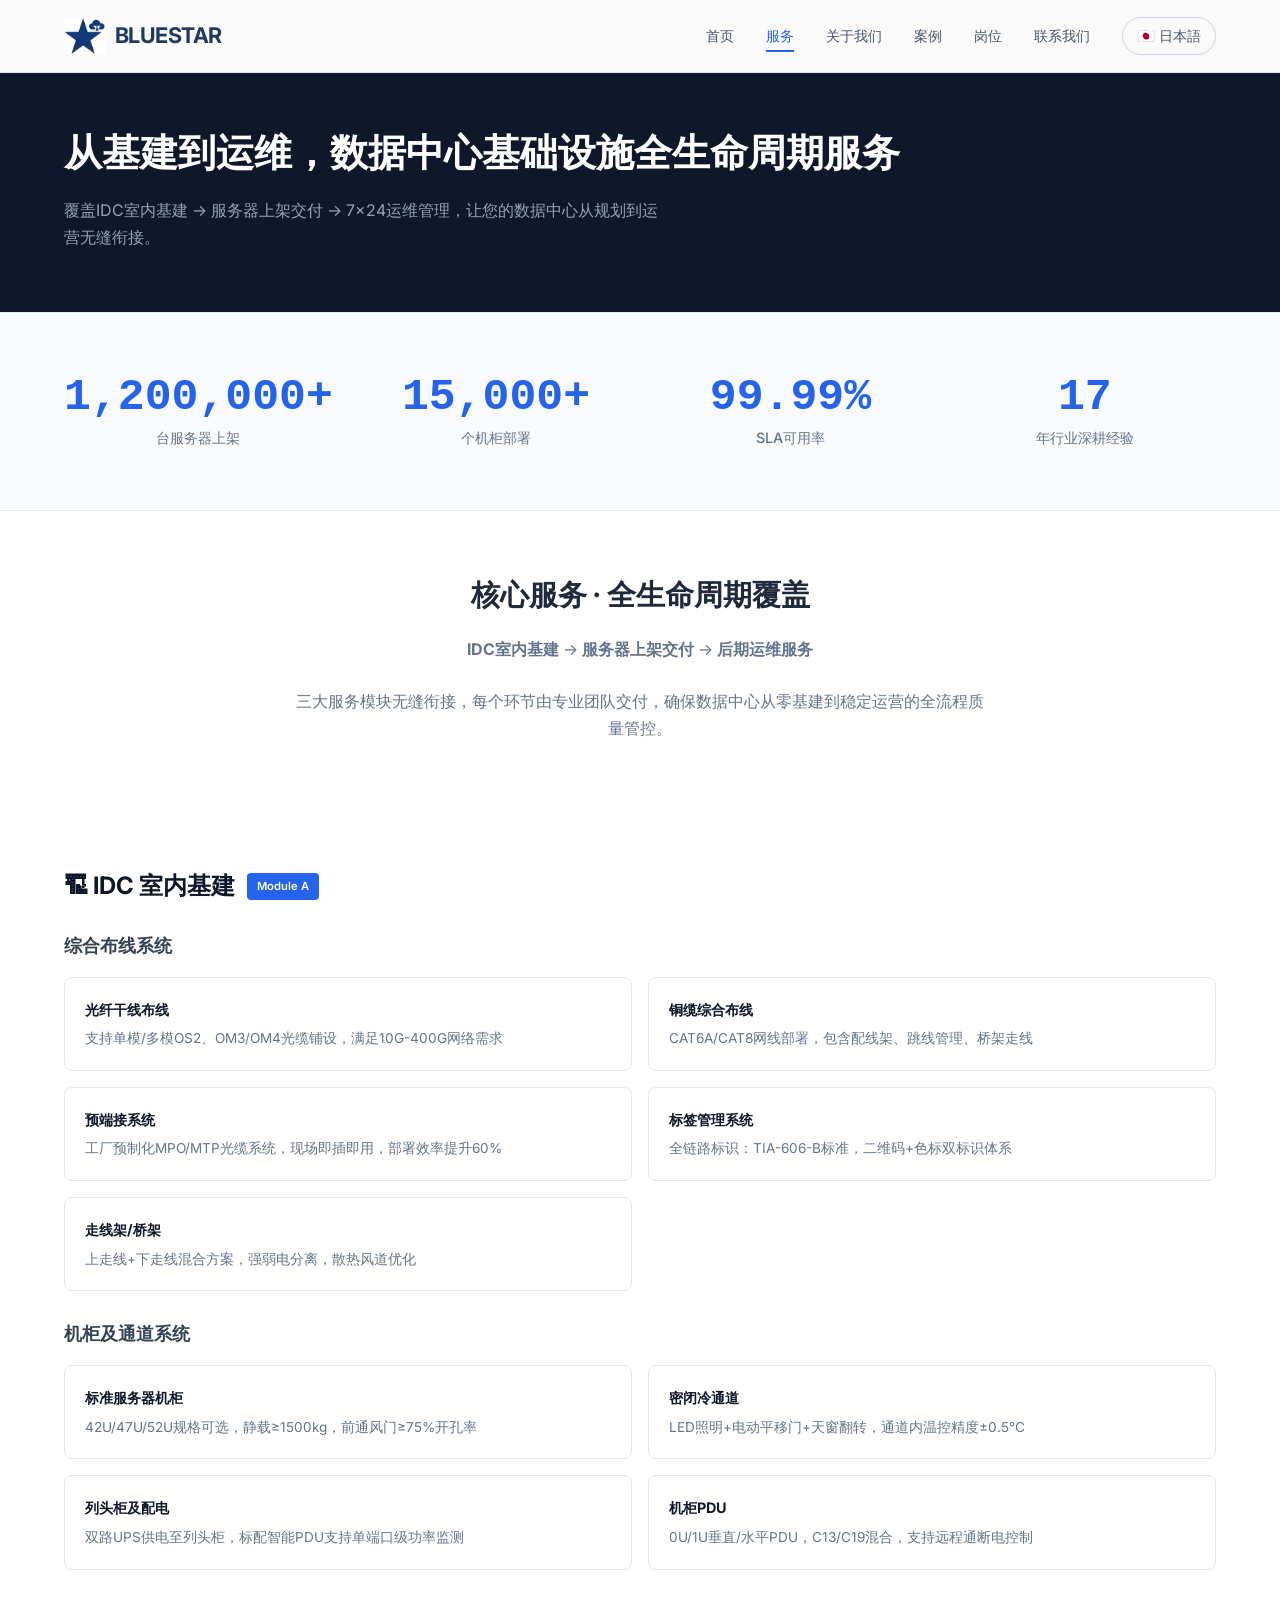
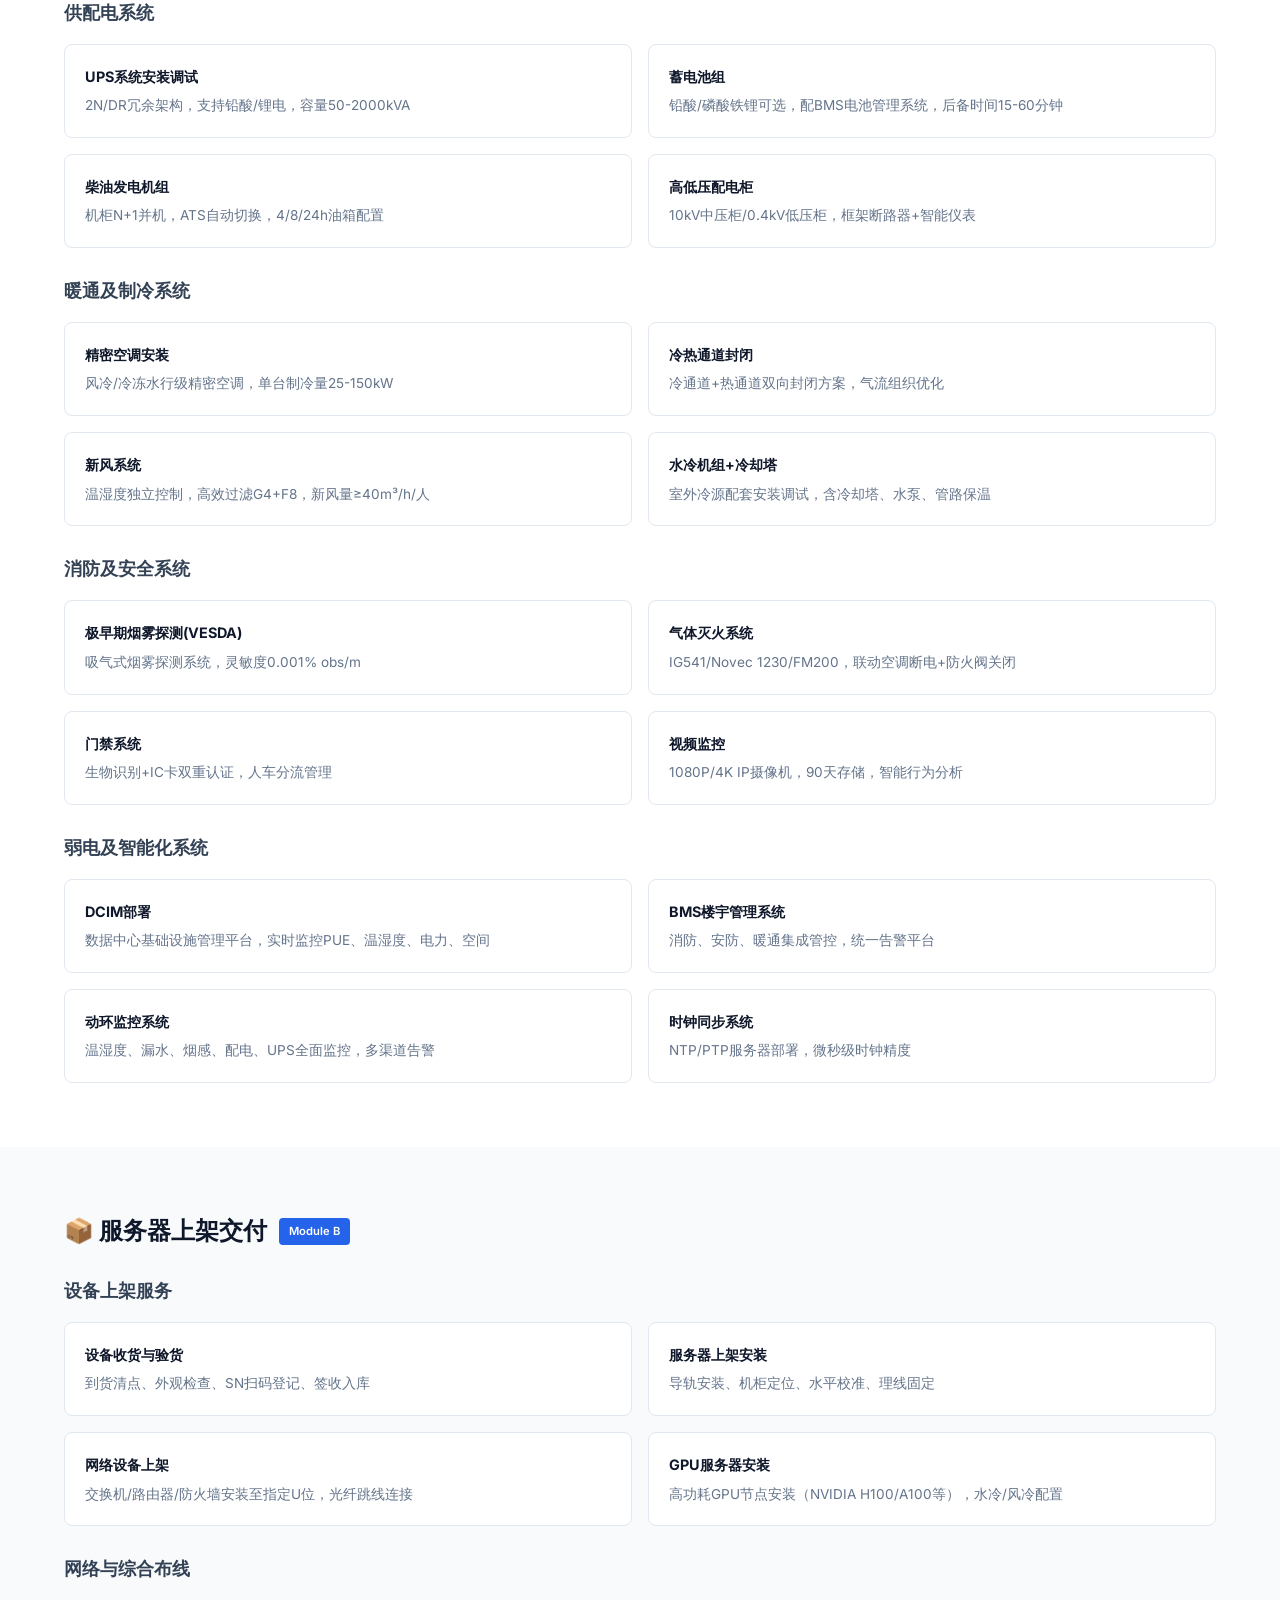
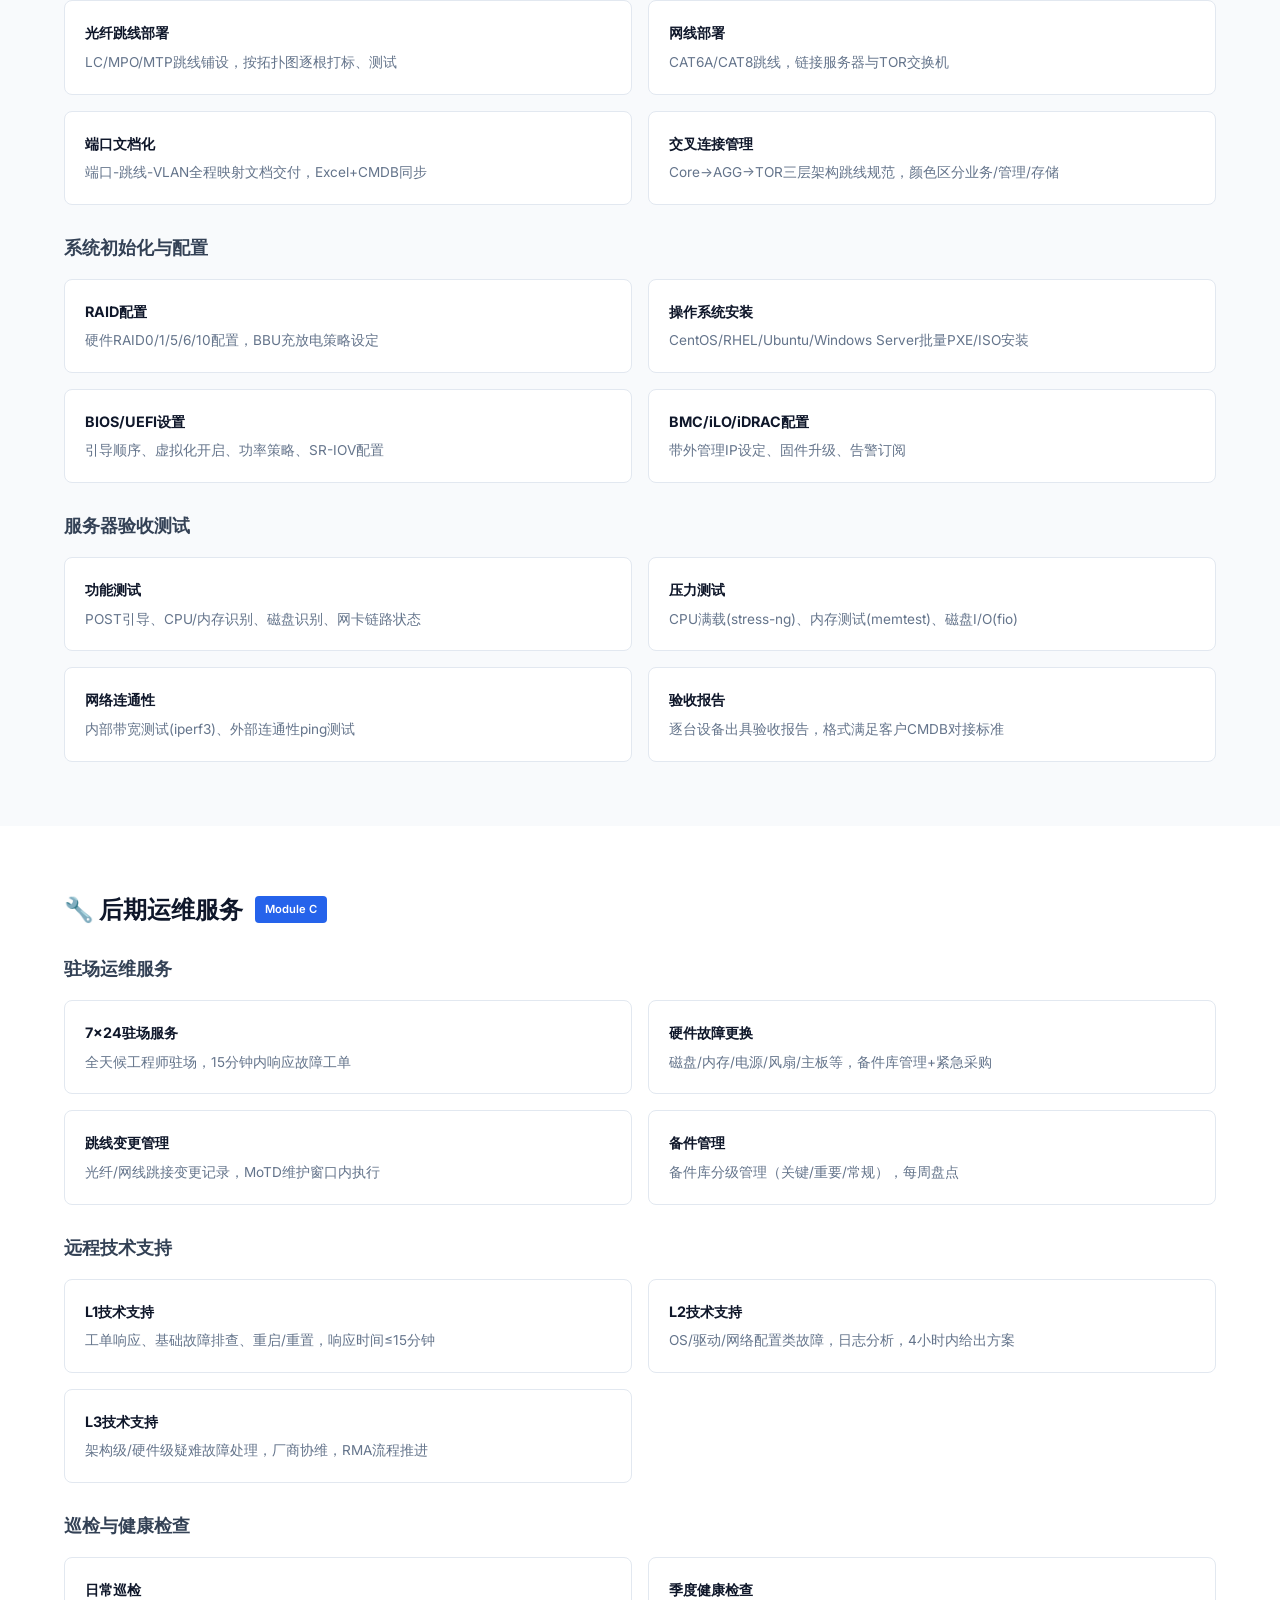
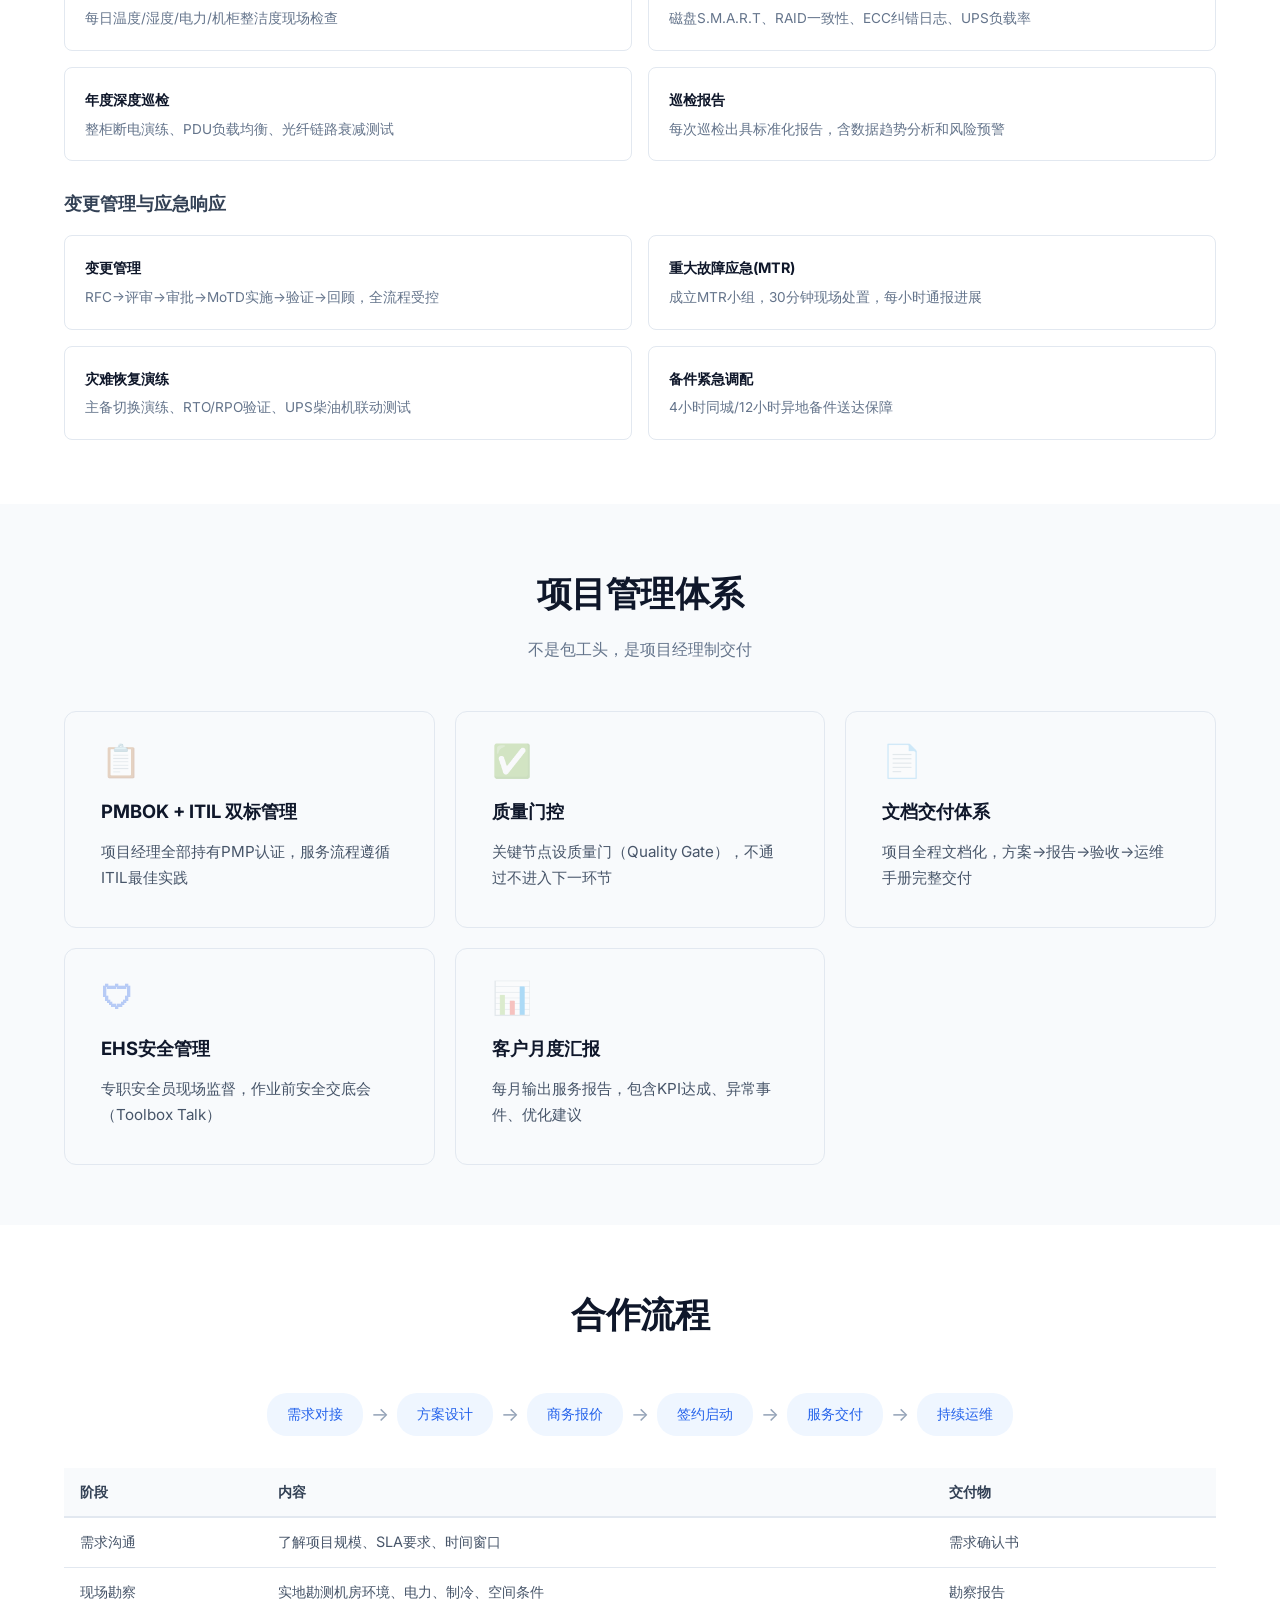
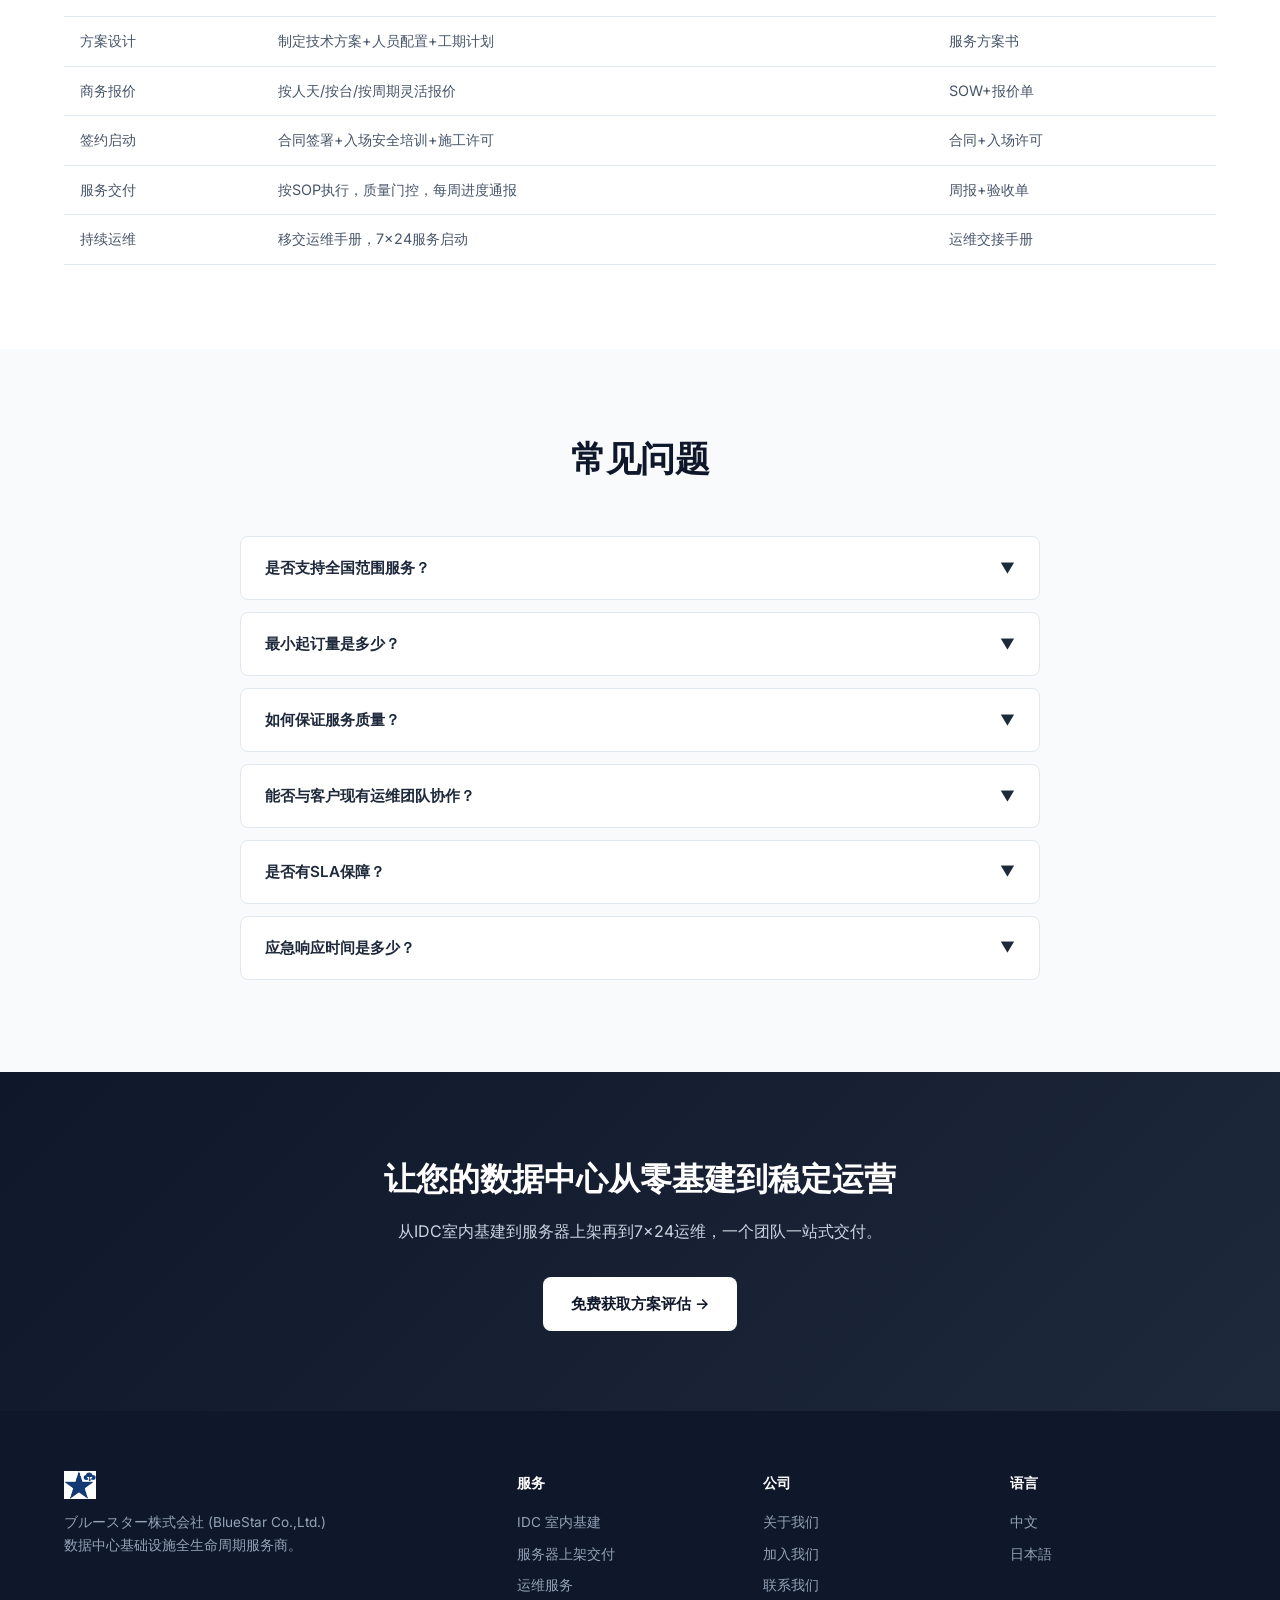
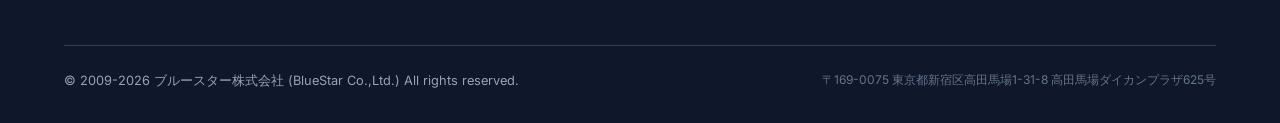
<file: site/services/index.html>
<!DOCTYPE html>
<html lang="zh-CN">
<head>
<meta charset="UTF-8">
<meta name="viewport" content="width=device-width, initial-scale=1.0">
<title>服务 - ブルースター株式会社 (BLUESTAR) | IDC基建 · 服务器交付 · 运维管理</title>
<meta name="description" content="ブルースター株式会社 (BlueStar Co.,Ltd.) 提供数据中心全生命周期服务：IDC室内基建（综合布线/供配电/制冷/消防）、服务器上架交付（万台级批量上架/配置/测试）、7×24运维管理。">
<meta name="keywords" content="ブルースター株式会社,BlueStar,IDC机房建设,服务器上架,数据中心运维,IDC基建,综合布线,数据中心运维托管">
<link rel="canonical" href="https://www.bl-star.co.jp/services/">
<link rel="alternate" hreflang="zh-CN" href="https://www.bl-star.co.jp/services/">
<link rel="alternate" hreflang="ja" href="https://www.bl-star.co.jp/ja/services/">
<link rel="preconnect" href="https://fonts.googleapis.com">
<link rel="preconnect" href="https://fonts.gstatic.com" crossorigin>
<link href="https://fonts.googleapis.com/css2?family=Inter:wght@400;500;600;700;800&display=swap" rel="stylesheet">
<link rel="stylesheet" href="../css/style.css">
</head>
<body>

<nav class="navbar"><div class="navbar-inner">
<a href="../index.html" class="navbar-logo"><img src="../images/LOGO227x200.png" alt="BLUESTAR" height="36" style="height:36px;width:auto;">
      <span class="logo-text">BLUESTAR</span></a>
<div class="nav-toggle" role="button" aria-label="切换菜单" tabindex="0"><span></span><span></span><span></span></div>
<div class="navbar-links">
<a href="../index.html">首页</a><a href="index.html" class="active">服务</a><a href="../about/index.html">关于我们</a><a href="../cases/index.html">案例</a><a href="../careers/index.html">岗位</a><a href="../contact/index.html">联系我们</a><a href="../ja/index.html" class="lang-switch">🇯🇵 日本語</a>
</div></div></nav>

<header class="page-hero">
  <div class="container">
    <h1>从基建到运维，数据中心基础设施全生命周期服务</h1>
    <p>覆盖IDC室内基建 → 服务器上架交付 → 7×24运维管理，让您的数据中心从规划到运营无缝衔接。</p>
  </div>
</header>

<!-- Trust Bar -->
<section class="trust-bar">
  <div class="container trust-grid">
    <div class="trust-item">
      <div class="number"><span class="counter" data-target="1200000" data-suffix="+"></span></div>
      <div class="label">台服务器上架</div>
    </div>
    <div class="trust-item">
      <div class="number"><span class="counter" data-target="15000" data-suffix="+"></span></div>
      <div class="label">个机柜部署</div>
    </div>
    <div class="trust-item">
      <div class="number"><span class="counter" data-target="99.99" data-suffix="%"></span></div>
      <div class="label">SLA可用率</div>
    </div>
    <div class="trust-item">
      <div class="number">17</div>
      <div class="label">年行业深耕经验</div>
    </div>
  </div>
</section>

<!-- Navigation short -->
<section style="padding:60px 0;background:var(--white);">
  <div class="container text-center">
    <h2 style="font-size:1.8rem;margin-bottom:16px;">核心服务 · 全生命周期覆盖</h2>
    <p style="color:var(--gray-500);max-width:700px;margin:0 auto 24px;line-height:1.7;">
      <strong>IDC室内基建</strong> → <strong>服务器上架交付</strong> → <strong>后期运维服务</strong>
    </p>
    <p style="color:var(--gray-500);max-width:700px;margin:0 auto;line-height:1.7;">
      三大服务模块无缝衔接，每个环节由专业团队交付，确保数据中心从零基建到稳定运营的全流程质量管控。
    </p>
  </div>
</section>

<!-- 全服务模块（内容不变）略省——保持原样，只更新底部footer和顶部nav -->
<!-- Module A: IDC 室内基建 -->
<section class="service-module" id="infrastructure">
  <div class="container">
    <h3>🏗 IDC 室内基建 <span class="badge">Module A</span></h3>

    <h4 style="font-size:1.1rem;margin-bottom:16px;color:var(--gray-700);">综合布线系统</h4>
    <div class="service-grid">
      <div class="service-item"><h5>光纤干线布线</h5><p>支持单模/多模OS2、OM3/OM4光缆铺设，满足10G-400G网络需求</p></div>
      <div class="service-item"><h5>铜缆综合布线</h5><p>CAT6A/CAT8网线部署，包含配线架、跳线管理、桥架走线</p></div>
      <div class="service-item"><h5>预端接系统</h5><p>工厂预制化MPO/MTP光缆系统，现场即插即用，部署效率提升60%</p></div>
      <div class="service-item"><h5>标签管理系统</h5><p>全链路标识：TIA-606-B标准，二维码+色标双标识体系</p></div>
      <div class="service-item"><h5>走线架/桥架</h5><p>上走线+下走线混合方案，强弱电分离，散热风道优化</p></div>
    </div>

    <h4 style="font-size:1.1rem;margin:28px 0 16px;color:var(--gray-700);">机柜及通道系统</h4>
    <div class="service-grid">
      <div class="service-item"><h5>标准服务器机柜</h5><p>42U/47U/52U规格可选，静载≥1500kg，前通风门≥75%开孔率</p></div>
      <div class="service-item"><h5>密闭冷通道</h5><p>LED照明+电动平移门+天窗翻转，通道内温控精度±0.5℃</p></div>
      <div class="service-item"><h5>列头柜及配电</h5><p>双路UPS供电至列头柜，标配智能PDU支持单端口级功率监测</p></div>
      <div class="service-item"><h5>机柜PDU</h5><p>0U/1U垂直/水平PDU，C13/C19混合，支持远程通断电控制</p></div>
    </div>

    <h4 style="font-size:1.1rem;margin:28px 0 16px;color:var(--gray-700);">供配电系统</h4>
    <div class="service-grid">
      <div class="service-item"><h5>UPS系统安装调试</h5><p>2N/DR冗余架构，支持铅酸/锂电，容量50-2000kVA</p></div>
      <div class="service-item"><h5>蓄电池组</h5><p>铅酸/磷酸铁锂可选，配BMS电池管理系统，后备时间15-60分钟</p></div>
      <div class="service-item"><h5>柴油发电机组</h5><p>机柜N+1并机，ATS自动切换，4/8/24h油箱配置</p></div>
      <div class="service-item"><h5>高低压配电柜</h5><p>10kV中压柜/0.4kV低压柜，框架断路器+智能仪表</p></div>
    </div>

    <h4 style="font-size:1.1rem;margin:28px 0 16px;color:var(--gray-700);">暖通及制冷系统</h4>
    <div class="service-grid">
      <div class="service-item"><h5>精密空调安装</h5><p>风冷/冷冻水行级精密空调，单台制冷量25-150kW</p></div>
      <div class="service-item"><h5>冷热通道封闭</h5><p>冷通道+热通道双向封闭方案，气流组织优化</p></div>
      <div class="service-item"><h5>新风系统</h5><p>温湿度独立控制，高效过滤G4+F8，新风量≥40m³/h/人</p></div>
      <div class="service-item"><h5>水冷机组+冷却塔</h5><p>室外冷源配套安装调试，含冷却塔、水泵、管路保温</p></div>
    </div>

    <h4 style="font-size:1.1rem;margin:28px 0 16px;color:var(--gray-700);">消防及安全系统</h4>
    <div class="service-grid">
      <div class="service-item"><h5>极早期烟雾探测(VESDA)</h5><p>吸气式烟雾探测系统，灵敏度0.001% obs/m</p></div>
      <div class="service-item"><h5>气体灭火系统</h5><p>IG541/Novec 1230/FM200，联动空调断电+防火阀关闭</p></div>
      <div class="service-item"><h5>门禁系统</h5><p>生物识别+IC卡双重认证，人车分流管理</p></div>
      <div class="service-item"><h5>视频监控</h5><p>1080P/4K IP摄像机，90天存储，智能行为分析</p></div>
    </div>

    <h4 style="font-size:1.1rem;margin:28px 0 16px;color:var(--gray-700);">弱电及智能化系统</h4>
    <div class="service-grid">
      <div class="service-item"><h5>DCIM部署</h5><p>数据中心基础设施管理平台，实时监控PUE、温湿度、电力、空间</p></div>
      <div class="service-item"><h5>BMS楼宇管理系统</h5><p>消防、安防、暖通集成管控，统一告警平台</p></div>
      <div class="service-item"><h5>动环监控系统</h5><p>温湿度、漏水、烟感、配电、UPS全面监控，多渠道告警</p></div>
      <div class="service-item"><h5>时钟同步系统</h5><p>NTP/PTP服务器部署，微秒级时钟精度</p></div>
    </div>
  </div>
</section>

<!-- Module B: 服务器上架交付 -->
<section class="service-module" id="delivery" style="background:var(--gray-50);">
  <div class="container">
    <h3>📦 服务器上架交付 <span class="badge">Module B</span></h3>

    <h4 style="font-size:1.1rem;margin-bottom:16px;color:var(--gray-700);">设备上架服务</h4>
    <div class="service-grid">
      <div class="service-item"><h5>设备收货与验货</h5><p>到货清点、外观检查、SN扫码登记、签收入库</p></div>
      <div class="service-item"><h5>服务器上架安装</h5><p>导轨安装、机柜定位、水平校准、理线固定</p></div>
      <div class="service-item"><h5>网络设备上架</h5><p>交换机/路由器/防火墙安装至指定U位，光纤跳线连接</p></div>
      <div class="service-item"><h5>GPU服务器安装</h5><p>高功耗GPU节点安装（NVIDIA H100/A100等），水冷/风冷配置</p></div>
    </div>

    <h4 style="font-size:1.1rem;margin:28px 0 16px;color:var(--gray-700);">网络与综合布线</h4>
    <div class="service-grid">
      <div class="service-item"><h5>光纤跳线部署</h5><p>LC/MPO/MTP跳线铺设，按拓扑图逐根打标、测试</p></div>
      <div class="service-item"><h5>网线部署</h5><p>CAT6A/CAT8跳线，链接服务器与TOR交换机</p></div>
      <div class="service-item"><h5>端口文档化</h5><p>端口-跳线-VLAN全程映射文档交付，Excel+CMDB同步</p></div>
      <div class="service-item"><h5>交叉连接管理</h5><p>Core→AGG→TOR三层架构跳线规范，颜色区分业务/管理/存储</p></div>
    </div>

    <h4 style="font-size:1.1rem;margin:28px 0 16px;color:var(--gray-700);">系统初始化与配置</h4>
    <div class="service-grid">
      <div class="service-item"><h5>RAID配置</h5><p>硬件RAID0/1/5/6/10配置，BBU充放电策略设定</p></div>
      <div class="service-item"><h5>操作系统安装</h5><p>CentOS/RHEL/Ubuntu/Windows Server批量PXE/ISO安装</p></div>
      <div class="service-item"><h5>BIOS/UEFI设置</h5><p>引导顺序、虚拟化开启、功率策略、SR-IOV配置</p></div>
      <div class="service-item"><h5>BMC/iLO/iDRAC配置</h5><p>带外管理IP设定、固件升级、告警订阅</p></div>
    </div>

    <h4 style="font-size:1.1rem;margin:28px 0 16px;color:var(--gray-700);">服务器验收测试</h4>
    <div class="service-grid">
      <div class="service-item"><h5>功能测试</h5><p>POST引导、CPU/内存识别、磁盘识别、网卡链路状态</p></div>
      <div class="service-item"><h5>压力测试</h5><p>CPU满载(stress-ng)、内存测试(memtest)、磁盘I/O(fio)</p></div>
      <div class="service-item"><h5>网络连通性</h5><p>内部带宽测试(iperf3)、外部连通性ping测试</p></div>
      <div class="service-item"><h5>验收报告</h5><p>逐台设备出具验收报告，格式满足客户CMDB对接标准</p></div>
    </div>
  </div>
</section>

<!-- Module C: 后期运维服务 -->
<section class="service-module" id="operations">
  <div class="container">
    <h3>🔧 后期运维服务 <span class="badge">Module C</span></h3>

    <h4 style="font-size:1.1rem;margin-bottom:16px;color:var(--gray-700);">驻场运维服务</h4>
    <div class="service-grid">
      <div class="service-item"><h5>7×24驻场服务</h5><p>全天候工程师驻场，15分钟内响应故障工单</p></div>
      <div class="service-item"><h5>硬件故障更换</h5><p>磁盘/内存/电源/风扇/主板等，备件库管理+紧急采购</p></div>
      <div class="service-item"><h5>跳线变更管理</h5><p>光纤/网线跳接变更记录，MoTD维护窗口内执行</p></div>
      <div class="service-item"><h5>备件管理</h5><p>备件库分级管理（关键/重要/常规），每周盘点</p></div>
    </div>

    <h4 style="font-size:1.1rem;margin:28px 0 16px;color:var(--gray-700);">远程技术支持</h4>
    <div class="service-grid">
      <div class="service-item"><h5>L1技术支持</h5><p>工单响应、基础故障排查、重启/重置，响应时间≤15分钟</p></div>
      <div class="service-item"><h5>L2技术支持</h5><p>OS/驱动/网络配置类故障，日志分析，4小时内给出方案</p></div>
      <div class="service-item"><h5>L3技术支持</h5><p>架构级/硬件级疑难故障处理，厂商协维，RMA流程推进</p></div>
    </div>

    <h4 style="font-size:1.1rem;margin:28px 0 16px;color:var(--gray-700);">巡检与健康检查</h4>
    <div class="service-grid">
      <div class="service-item"><h5>日常巡检</h5><p>每日温度/湿度/电力/机柜整洁度现场检查</p></div>
      <div class="service-item"><h5>季度健康检查</h5><p>磁盘S.M.A.R.T、RAID一致性、ECC纠错日志、UPS负载率</p></div>
      <div class="service-item"><h5>年度深度巡检</h5><p>整柜断电演练、PDU负载均衡、光纤链路衰减测试</p></div>
      <div class="service-item"><h5>巡检报告</h5><p>每次巡检出具标准化报告，含数据趋势分析和风险预警</p></div>
    </div>

    <h4 style="font-size:1.1rem;margin:28px 0 16px;color:var(--gray-700);">变更管理与应急响应</h4>
    <div class="service-grid">
      <div class="service-item"><h5>变更管理</h5><p>RFC→评审→审批→MoTD实施→验证→回顾，全流程受控</p></div>
      <div class="service-item"><h5>重大故障应急(MTR)</h5><p>成立MTR小组，30分钟现场处置，每小时通报进展</p></div>
      <div class="service-item"><h5>灾难恢复演练</h5><p>主备切换演练、RTO/RPO验证、UPS柴油机联动测试</p></div>
      <div class="service-item"><h5>备件紧急调配</h5><p>4小时同城/12小时异地备件送达保障</p></div>
    </div>
  </div>
</section>

<!-- Project Management -->
<section style="padding:60px 0;background:var(--gray-50);">
  <div class="container">
    <div class="section-title">
      <h2>项目管理体系</h2>
      <p>不是包工头，是项目经理制交付</p>
    </div>
    <div style="display:grid;grid-template-columns:repeat(auto-fit,minmax(300px,1fr));gap:20px;">
      <div class="value-card"><div class="num" style="font-size:2rem;">📋</div><h3>PMBOK + ITIL 双标管理</h3><p>项目经理全部持有PMP认证，服务流程遵循ITIL最佳实践</p></div>
      <div class="value-card"><div class="num" style="font-size:2rem;">✅</div><h3>质量门控</h3><p>关键节点设质量门（Quality Gate），不通过不进入下一环节</p></div>
      <div class="value-card"><div class="num" style="font-size:2rem;">📄</div><h3>文档交付体系</h3><p>项目全程文档化，方案→报告→验收→运维手册完整交付</p></div>
      <div class="value-card"><div class="num" style="font-size:2rem;">🛡</div><h3>EHS安全管理</h3><p>专职安全员现场监督，作业前安全交底会（Toolbox Talk）</p></div>
      <div class="value-card"><div class="num" style="font-size:2rem;">📊</div><h3>客户月度汇报</h3><p>每月输出服务报告，包含KPI达成、异常事件、优化建议</p></div>
    </div>
  </div>
</section>

<!-- Process -->
<section style="padding:60px 0;">
  <div class="container">
    <div class="section-title">
      <h2>合作流程</h2>
    </div>
    <div class="process-flow">
      <span class="process-flow-item">需求对接</span><span class="process-flow-arrow">→</span>
      <span class="process-flow-item">方案设计</span><span class="process-flow-arrow">→</span>
      <span class="process-flow-item">商务报价</span><span class="process-flow-arrow">→</span>
      <span class="process-flow-item">签约启动</span><span class="process-flow-arrow">→</span>
      <span class="process-flow-item">服务交付</span><span class="process-flow-arrow">→</span>
      <span class="process-flow-item">持续运维</span>
    </div>
    <div class="table-wrap">
      <table class="minimal">
        <thead><tr><th>阶段</th><th>内容</th><th>交付物</th></tr></thead>
        <tbody>
          <tr><td>需求沟通</td><td>了解项目规模、SLA要求、时间窗口</td><td>需求确认书</td></tr>
          <tr><td>现场勘察</td><td>实地勘测机房环境、电力、制冷、空间条件</td><td>勘察报告</td></tr>
          <tr><td>方案设计</td><td>制定技术方案+人员配置+工期计划</td><td>服务方案书</td></tr>
          <tr><td>商务报价</td><td>按人天/按台/按周期灵活报价</td><td>SOW+报价单</td></tr>
          <tr><td>签约启动</td><td>合同签署+入场安全培训+施工许可</td><td>合同+入场许可</td></tr>
          <tr><td>服务交付</td><td>按SOP执行，质量门控，每周进度通报</td><td>周报+验收单</td></tr>
          <tr><td>持续运维</td><td>移交运维手册，7×24服务启动</td><td>运维交接手册</td></tr>
        </tbody>
      </table>
    </div>
  </div>
</section>

<!-- FAQ -->
<section class="faq" id="faq">
  <div class="container">
    <div class="section-title">
      <h2>常见问题</h2>
    </div>
    <div class="faq-list">
      <div class="faq-item"><div class="faq-question">是否支持全国范围服务？<span class="icon">▼</span></div><div class="faq-answer"><p>是。我们在京津冀、长三角、大湾区、成渝等主要数据中心集群均设有常驻团队，可覆盖全国范围。</p></div></div>
      <div class="faq-item"><div class="faq-question">最小起订量是多少？<span class="icon">▼</span></div><div class="faq-answer"><p>不设最小起订量。从50台到50,000台服务器，我们均有标准化流程适配不同规模的项目。</p></div></div>
      <div class="faq-item"><div class="faq-question">如何保证服务质量？<span class="icon">▼</span></div><div class="faq-answer"><p>实行三重质量管控：现场工程师自检、QA验收、项目经理抽检。每个环节留有影像记录和质检签字。</p></div></div>
      <div class="faq-item"><div class="faq-question">能否与客户现有运维团队协作？<span class="icon">▼</span></div><div class="faq-answer"><p>完全可以。从完全托管到驻场补充，根据客户需求定制协作模式。</p></div></div>
      <div class="faq-item"><div class="faq-question">是否有SLA保障？<span class="icon">▼</span></div><div class="faq-answer"><p>是。SLA作为合同附件签署。标准工况下基础设施可用率≥99.99%，故障响应≤15分钟。</p></div></div>
      <div class="faq-item"><div class="faq-question">应急响应时间是多少？<span class="icon">▼</span></div><div class="faq-answer"><p>驻场团队15分钟到场；远程支持即时响应；备件同城4小时送达。</p></div></div>
    </div>
  </div>
</section>

<!-- CTA -->
<section class="cta-section">
  <div class="container">
    <h2>让您的数据中心从零基建到稳定运营</h2>
    <p>从IDC室内基建到服务器上架再到7×24运维，一个团队一站式交付。</p>
    <a href="../contact/index.html" class="btn btn-white">免费获取方案评估 →</a>
  </div>
</section>

<footer class="footer">
  <div class="container">
    <div class="footer-grid">
      <div class="footer-brand">
        <div class="logo"><img src="../images/LOGO227x200.png" alt="BLUESTAR" height="28" style="height:28px;width:auto;"></div>
        <p>ブルースター株式会社 (BlueStar Co.,Ltd.)<br>数据中心基础设施全生命周期服务商。</p>
      </div>
      <div class="footer-col">
        <h5>服务</h5>
        <a href="index.html">IDC 室内基建</a>
        <a href="index.html">服务器上架交付</a>
        <a href="index.html">运维服务</a>
      </div>
      <div class="footer-col">
        <h5>公司</h5>
        <a href="../about/index.html">关于我们</a>
        <a href="../careers/index.html">加入我们</a>
        <a href="../contact/index.html">联系我们</a>
      </div>
      <div class="footer-col">
        <h5>语言</h5>
        <a href="../index.html">中文</a>
        <a href="../ja/index.html">日本語</a>
      </div>
    </div>
    <div class="footer-bottom">
      <span>&copy; 2009-2026 ブルースター株式会社 (BlueStar Co.,Ltd.) All rights reserved.</span>
      <span style="color:var(--gray-500);font-size:0.75rem;">〒169-0075 東京都新宿区高田馬場1-31-8 高田馬場ダイカンプラザ625号</span>
    </div>
  </div>
</footer>

<script src="../js/main.js"></script>
<div id="notification" class="ajax-notification" style="display:none;"></div>
</body>
</html>
</file>
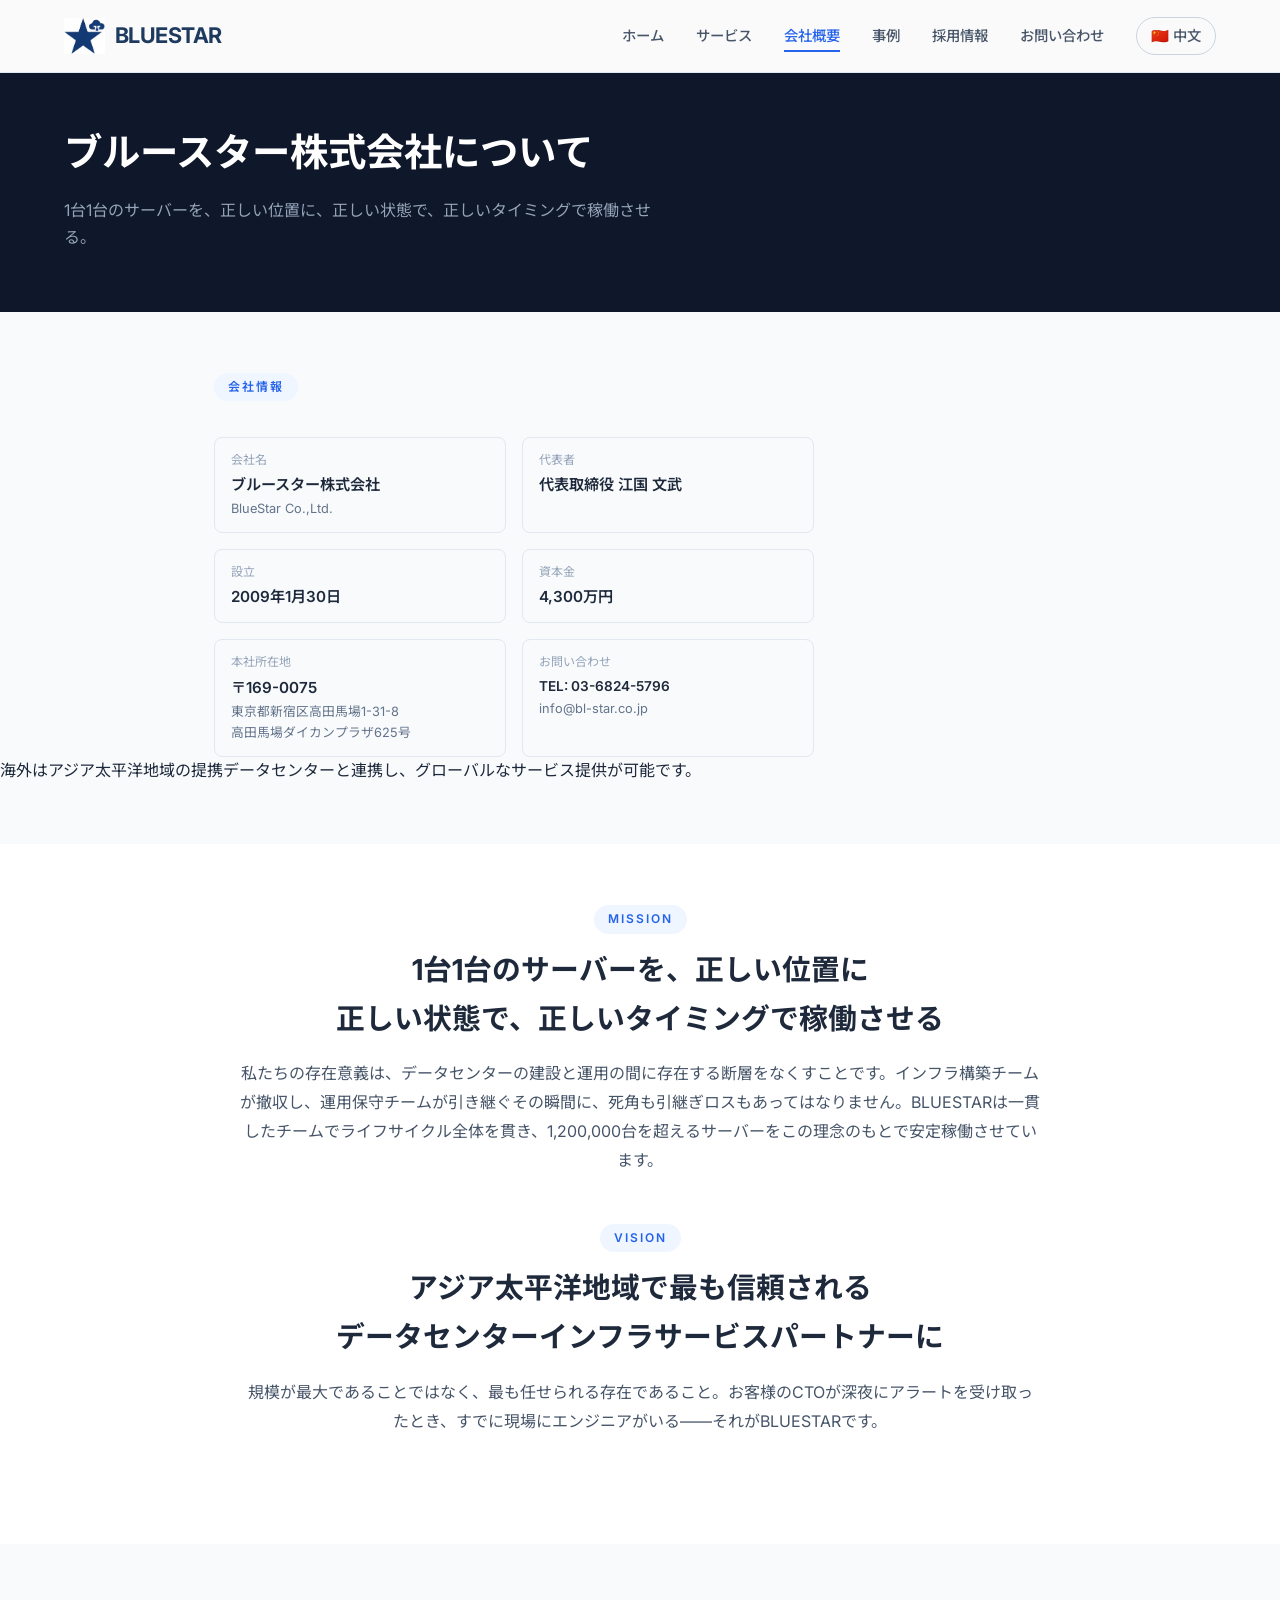
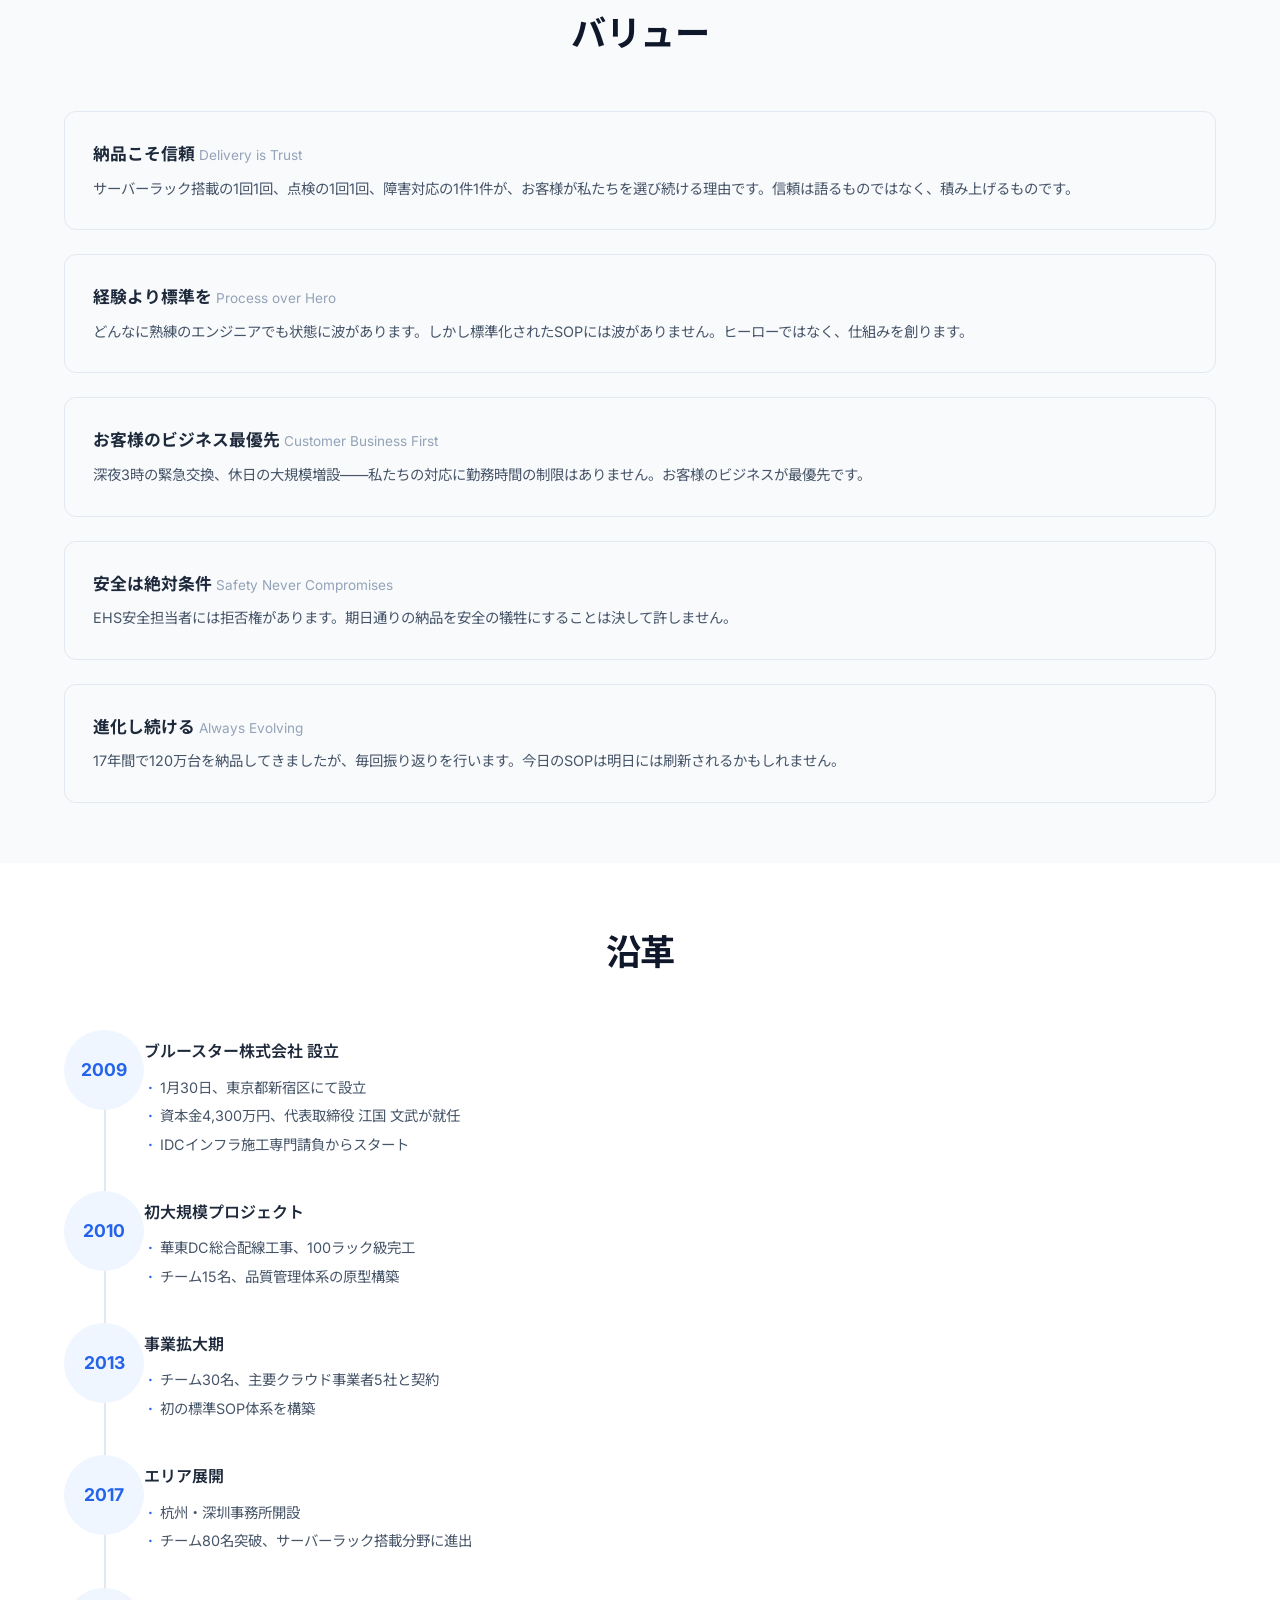
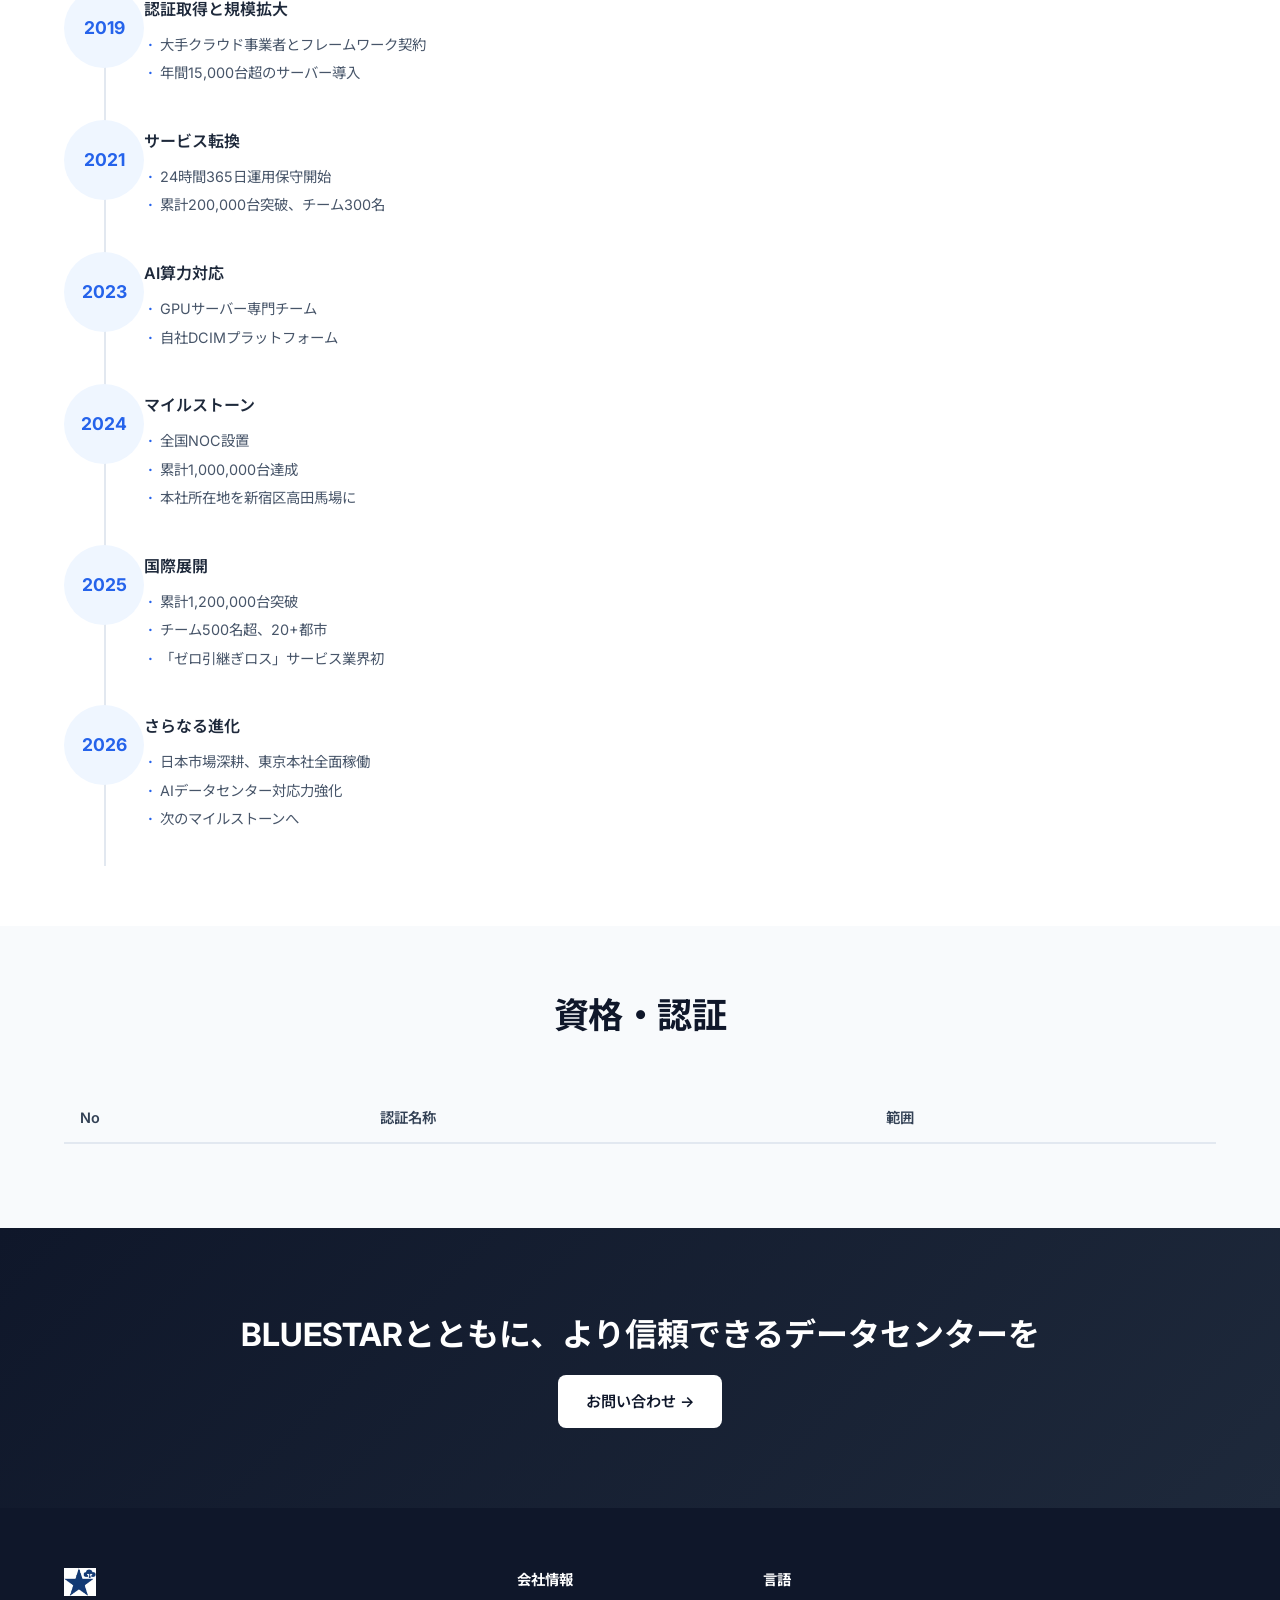
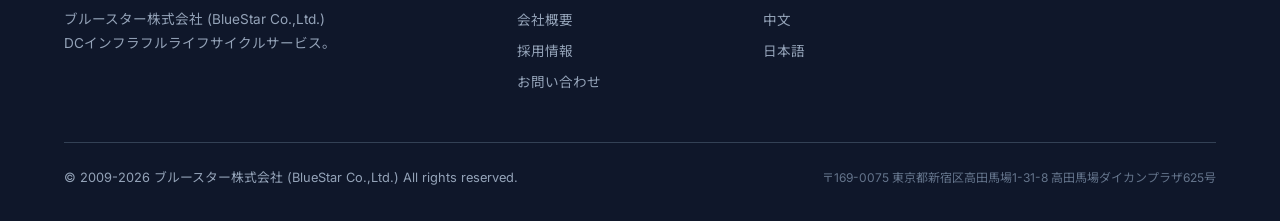
<file: site/ja/about/index.html>
<!DOCTYPE html>
<html lang="ja">
<head><meta charset="UTF-8"><meta name="viewport" content="width=device-width, initial-scale=1.0">
<title>会社概要 - ブルースター株式会社 (BLUESTAR) | データセンターインフラサービス</title>
<link rel="preconnect" href="https://fonts.googleapis.com">
<link rel="preconnect" href="https://fonts.gstatic.com" crossorigin>
<link href="https://fonts.googleapis.com/css2?family=Inter:wght@400;500;600;700;800&family=Noto+Sans+JP:wght@400;500;700&display=swap" rel="stylesheet">
<meta name="description" content="ブルースター株式会社 (BlueStar Co.,Ltd.) は2009年設立、資本金4,300万円、代表取締役 江国 文武。東京都新宿区に本社を置き、データセンターインフラフルライフサイクルサービスを提供。">
<meta name="keywords" content="ブルースター株式会社,BlueStar,データセンター,IDC,東京,新宿,高田馬場,江国文武">
<link rel="canonical" href="https://www.bl-star.co.jp/ja/about/">
<link rel="alternate" hreflang="zh-CN" href="https://www.bl-star.co.jp/about/">
<link rel="alternate" hreflang="ja" href="https://www.bl-star.co.jp/ja/about/">
<link rel="preconnect" href="https://fonts.googleapis.com"><link rel="preconnect" href="https://fonts.gstatic.com" crossorigin>
<link href="https://fonts.googleapis.com/css2?family=Inter:wght@400;500;600;700;800&family=Noto+Sans+JP:wght@400;500;600;700;800&display=swap" rel="stylesheet">
<link rel="stylesheet" href="../../css/style.css">
</head>
<body>
<nav class="navbar"><div class="navbar-inner">
<a href="../index.html" class="navbar-logo"><img src="../../images/LOGO227x200.png" alt="BLUESTAR" height="36" style="height:36px;width:auto;">
      <span class="logo-text">BLUESTAR</span></a>
<div class="nav-toggle" role="button" aria-label="メニュー切替" tabindex="0"><span></span><span></span><span></span></div>
<div class="navbar-links">
<a href="../index.html">ホーム</a><a href="../services/index.html">サービス</a><a href="index.html" class="active">会社概要</a><a href="../cases/index.html">事例</a><a href="../careers/index.html">採用情報</a><a href="../contact/index.html">お問い合わせ</a><a href="../../index.html" class="lang-switch">🇨🇳 中文</a>
</div></div></nav>

<header class="page-hero">
  <div class="container">
    <h1>ブルースター株式会社について</h1>
    <p>1台1台のサーバーを、正しい位置に、正しい状態で、正しいタイミングで稼働させる。</p>
  </div>
</header>

<!-- Company Profile -->
<section style="padding:60px 0;background:var(--gray-50);">
  <div class="container-narrow container">
    <div class="block">
      <span class="label" style="display:inline-block;padding:4px 14px;border-radius:20px;font-size:0.75rem;font-weight:600;background:var(--accent-soft);color:var(--accent);margin-bottom:12px;letter-spacing:2px;">会社情報</span>
      <div style="display:grid;grid-template-columns:1fr 1fr;gap:16px;margin-top:24px;max-width:600px;">
        <div style="padding:12px 16px;border:1px solid var(--gray-200);border-radius:var(--radius);">
          <div style="font-size:0.75rem;color:var(--gray-400);margin-bottom:2px;">会社名</div>
          <div style="font-weight:600;font-size:0.95rem;">ブルースター株式会社</div>
          <div style="font-size:0.8rem;color:var(--gray-500);">BlueStar Co.,Ltd.</div>
        </div>
        <div style="padding:12px 16px;border:1px solid var(--gray-200);border-radius:var(--radius);">
          <div style="font-size:0.75rem;color:var(--gray-400);margin-bottom:2px;">代表者</div>
          <div style="font-weight:600;font-size:0.95rem;">代表取締役 江国 文武</div>
        </div>
        <div style="padding:12px 16px;border:1px solid var(--gray-200);border-radius:var(--radius);">
          <div style="font-size:0.75rem;color:var(--gray-400);margin-bottom:2px;">設立</div>
          <div style="font-weight:600;font-size:0.95rem;">2009年1月30日</div>
        </div>
        <div style="padding:12px 16px;border:1px solid var(--gray-200);border-radius:var(--radius);">
          <div style="font-size:0.75rem;color:var(--gray-400);margin-bottom:2px;">資本金</div>
          <div style="font-weight:600;font-size:0.95rem;">4,300万円</div>
        </div>
        <div style="padding:12px 16px;border:1px solid var(--gray-200);border-radius:var(--radius);">
          <div style="font-size:0.75rem;color:var(--gray-400);margin-bottom:2px;">本社所在地</div>
          <div style="font-weight:600;font-size:0.95rem;">〒169-0075</div>
          <div style="font-size:0.8rem;color:var(--gray-500);">東京都新宿区高田馬場1-31-8<br>高田馬場ダイカンプラザ625号</div>
        </div>
        <div style="padding:12px 16px;border:1px solid var(--gray-200);border-radius:var(--radius);">
          <div style="font-size:0.75rem;color:var(--gray-400);margin-bottom:2px;">お問い合わせ</div>
          <div style="font-weight:600;font-size:0.85rem;">TEL: 03-6824-5796</div>
          <div style="font-size:0.8rem;color:var(--gray-500);">info@bl-star.co.jp</div>
        </div>
      </div>
    </div>
  </div>
    <p>海外はアジア太平洋地域の提携データセンターと連携し、グローバルなサービス提供が可能です。</p>
    </section>

<!-- Mission & Vision -->
<section class="company-mv">
  <div class="container-narrow container">
    <div class="block">
      <span class="label">Mission</span>
      <h2>1台1台のサーバーを、正しい位置に<br>正しい状態で、正しいタイミングで稼働させる</h2>
      <p>私たちの存在意義は、データセンターの建設と運用の間に存在する断層をなくすことです。インフラ構築チームが撤収し、運用保守チームが引き継ぐその瞬間に、死角も引継ぎロスもあってはなりません。BLUESTARは一貫したチームでライフサイクル全体を貫き、1,200,000台を超えるサーバーをこの理念のもとで安定稼働させています。</p>
    </div>
    <div class="block">
      <span class="label">Vision</span>
      <h2>アジア太平洋地域で最も信頼される<br>データセンターインフラサービスパートナーに</h2>
      <p>規模が最大であることではなく、最も任せられる存在であること。お客様のCTOが深夜にアラートを受け取ったとき、すでに現場にエンジニアがいる——それがBLUESTARです。</p>
    </div>
  </div>
</section>

<section style="background:var(--gray-50);padding:60px 0;">
  <div class="container">
    <div class="section-title"><h2>バリュー</h2></div>
    <div class="values-list">
      <div class="value-item"><h4>納品こそ信頼 <span class="en">Delivery is Trust</span></h4><p>サーバーラック搭載の1回1回、点検の1回1回、障害対応の1件1件が、お客様が私たちを選び続ける理由です。信頼は語るものではなく、積み上げるものです。</p></div>
      <div class="value-item"><h4>経験より標準を <span class="en">Process over Hero</span></h4><p>どんなに熟練のエンジニアでも状態に波があります。しかし標準化されたSOPには波がありません。ヒーローではなく、仕組みを創ります。</p></div>
      <div class="value-item"><h4>お客様のビジネス最優先 <span class="en">Customer Business First</span></h4><p>深夜3時の緊急交換、休日の大規模増設——私たちの対応に勤務時間の制限はありません。お客様のビジネスが最優先です。</p></div>
      <div class="value-item"><h4>安全は絶対条件 <span class="en">Safety Never Compromises</span></h4><p>EHS安全担当者には拒否権があります。期日通りの納品を安全の犠牲にすることは決して許しません。</p></div>
      <div class="value-item"><h4>進化し続ける <span class="en">Always Evolving</span></h4><p>17年間で120万台を納品してきましたが、毎回振り返りを行います。今日のSOPは明日には刷新されるかもしれません。</p></div>
    </div>
  </div>
</section>

<!-- Timeline - Updated from 2009 -->
<section style="padding:60px 0;">
  <div class="container">
    <div class="section-title"><h2>沿革</h2></div>
    <div class="timeline">
      <div class="timeline-item"><div class="year">2009</div><div class="content"><div class="title">ブルースター株式会社 設立</div><ul><li>1月30日、東京都新宿区にて設立</li><li>資本金4,300万円、代表取締役 江国 文武が就任</li><li>IDCインフラ施工専門請負からスタート</li></ul></div></div>
      <div class="timeline-item"><div class="year">2010</div><div class="content"><div class="title">初大規模プロジェクト</div><ul><li>華東DC総合配線工事、100ラック級完工</li><li>チーム15名、品質管理体系の原型構築</li></ul></div></div>
      <div class="timeline-item"><div class="year">2013</div><div class="content"><div class="title">事業拡大期</div><ul><li>チーム30名、主要クラウド事業者5社と契約</li><li>初の標準SOP体系を構築</li></ul></div></div>
      <div class="timeline-item"><div class="year">2017</div><div class="content"><div class="title">エリア展開</div><ul><li>杭州・深圳事務所開設</li><li>チーム80名突破、サーバーラック搭載分野に進出</li></ul></div></div>
      <div class="timeline-item"><div class="year">2019</div><div class="content"><div class="title">認証取得と規模拡大</div><ul><li>大手クラウド事業者とフレームワーク契約</li><li>年間15,000台超のサーバー導入</li></ul></div></div>
      <div class="timeline-item"><div class="year">2021</div><div class="content"><div class="title">サービス転換</div><ul><li>24時間365日運用保守開始</li><li>累計200,000台突破、チーム300名</li></ul></div></div>
      <div class="timeline-item"><div class="year">2023</div><div class="content"><div class="title">AI算力対応</div><ul><li>GPUサーバー専門チーム</li><li>自社DCIMプラットフォーム</li></ul></div></div>
      <div class="timeline-item"><div class="year">2024</div><div class="content"><div class="title">マイルストーン</div><ul><li>全国NOC設置</li><li>累計1,000,000台達成</li><li>本社所在地を新宿区高田馬場に</li></ul></div></div>
      <div class="timeline-item"><div class="year">2025</div><div class="content"><div class="title">国際展開</div><ul><li>累計1,200,000台突破</li><li>チーム500名超、20+都市</li><li>「ゼロ引継ぎロス」サービス業界初</li></ul></div></div>
      <div class="timeline-item"><div class="year">2026</div><div class="content"><div class="title">さらなる進化</div><ul><li>日本市場深耕、東京本社全面稼働</li><li>AIデータセンター対応力強化</li><li>次のマイルストーンへ</li></ul></div></div>
    </div>
  </div>
</section>

<section style="background:var(--gray-50);padding:60px 0;">
  <div class="container">
    <div class="section-title"><h2>資格・認証</h2></div>
    <div class="table-wrap"><table class="minimal">
      <thead><tr><th>No</th><th>認証名称</th><th>範囲</th></tr></thead>
      <tbody>
      </tbody>
    </table></div>
  </div>
</section>

<section class="cta-section">
  <div class="container">
    <h2>BLUESTARとともに、より信頼できるデータセンターを</h2>
    <a href="../contact/index.html" class="btn btn-white">お問い合わせ →</a>
  </div>
</section>

<footer class="footer"><div class="container">
<div class="footer-grid">
<div class="footer-brand"><div class="logo"><img src="../../images/LOGO227x200.png" alt="BLUESTAR" height="28" style="height:28px;width:auto;"></div><p>ブルースター株式会社 (BlueStar Co.,Ltd.)<br>DCインフラフルライフサイクルサービス。</p></div>
<div class="footer-col"><h5>会社情報</h5><a href="index.html">会社概要</a><a href="../careers/index.html">採用情報</a><a href="../contact/index.html">お問い合わせ</a></div>
<div class="footer-col"><h5>言語</h5><a href="../../index.html">中文</a><a href="../index.html">日本語</a></div>
</div>
<div class="footer-bottom">
  <span>&copy; 2009-2026 ブルースター株式会社 (BlueStar Co.,Ltd.) All rights reserved.</span>
  <span style="color:var(--gray-500);font-size:0.75rem;">〒169-0075 東京都新宿区高田馬場1-31-8 高田馬場ダイカンプラザ625号</span>
</div>
</div></footer>
<script src="../../js/main.js"></script>
<div id="notification" class="ajax-notification" style="display:none;"></div>
</body>
</html>
</file>
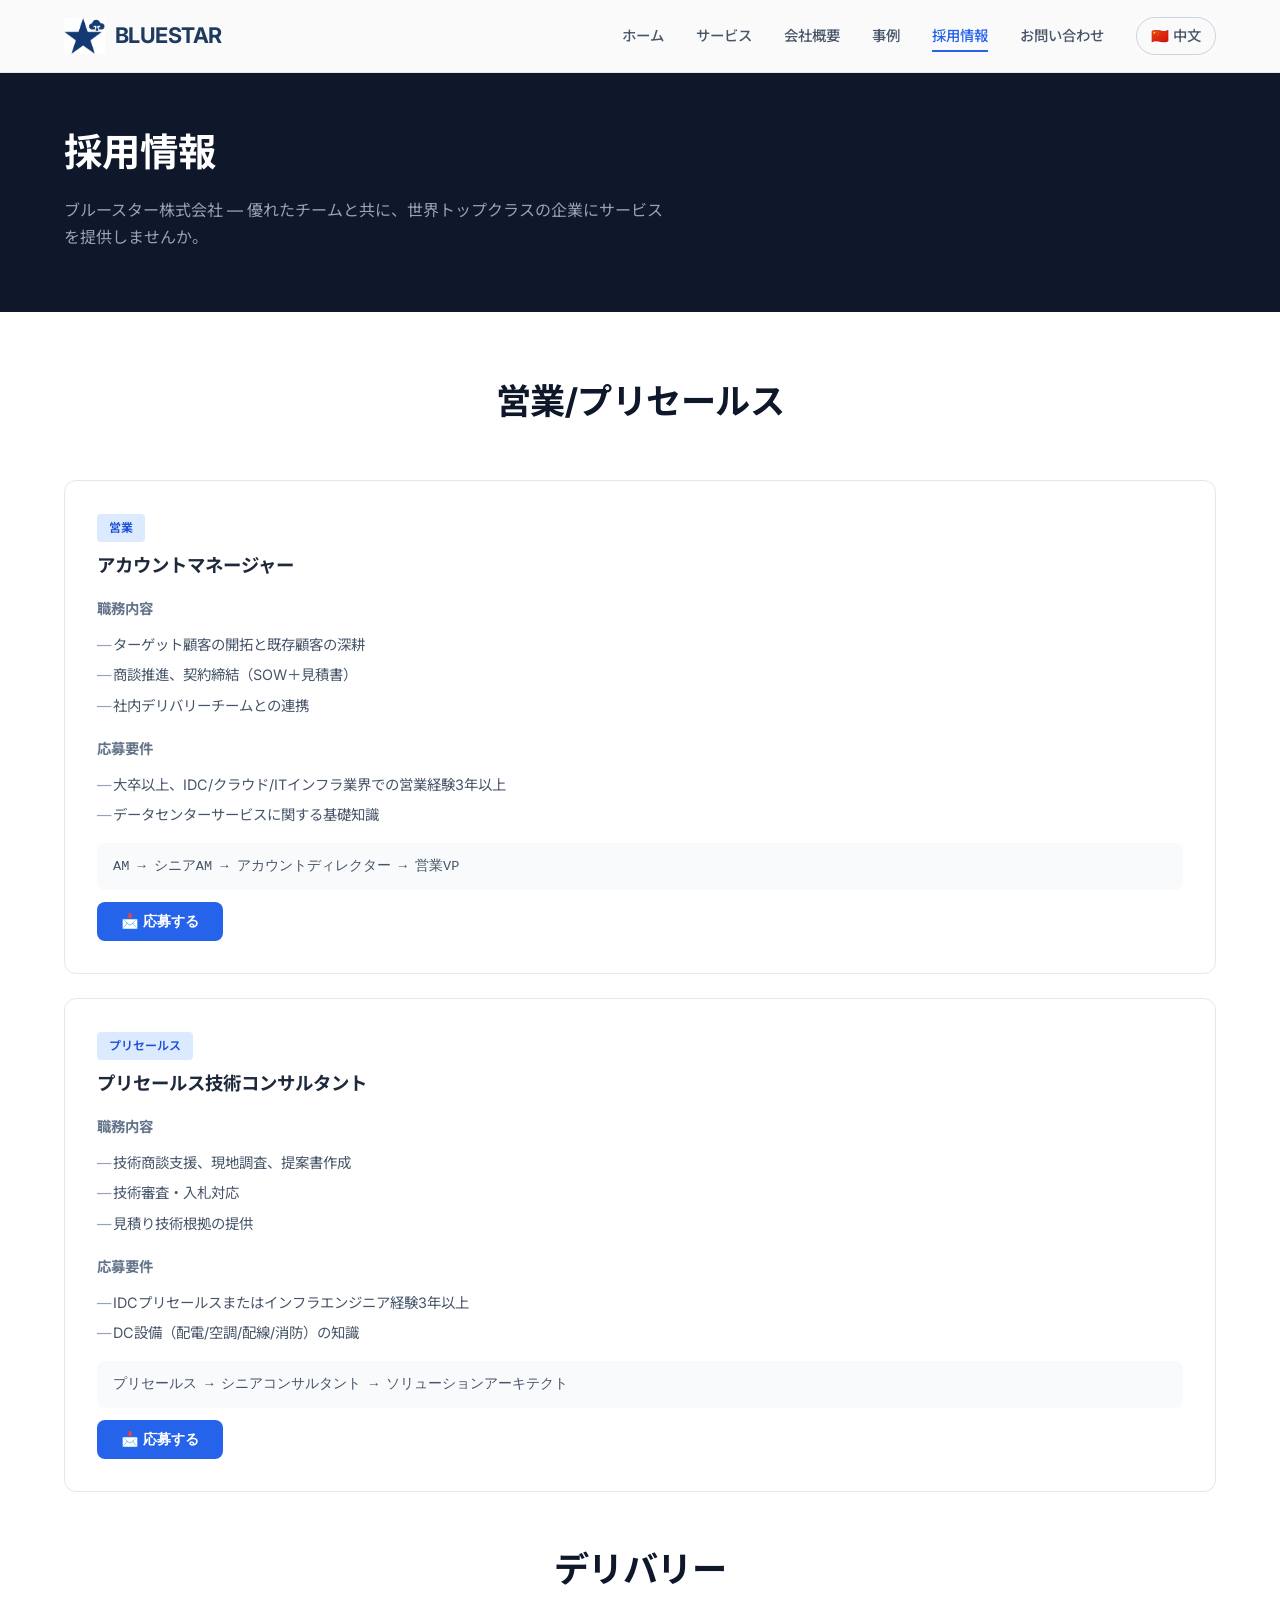
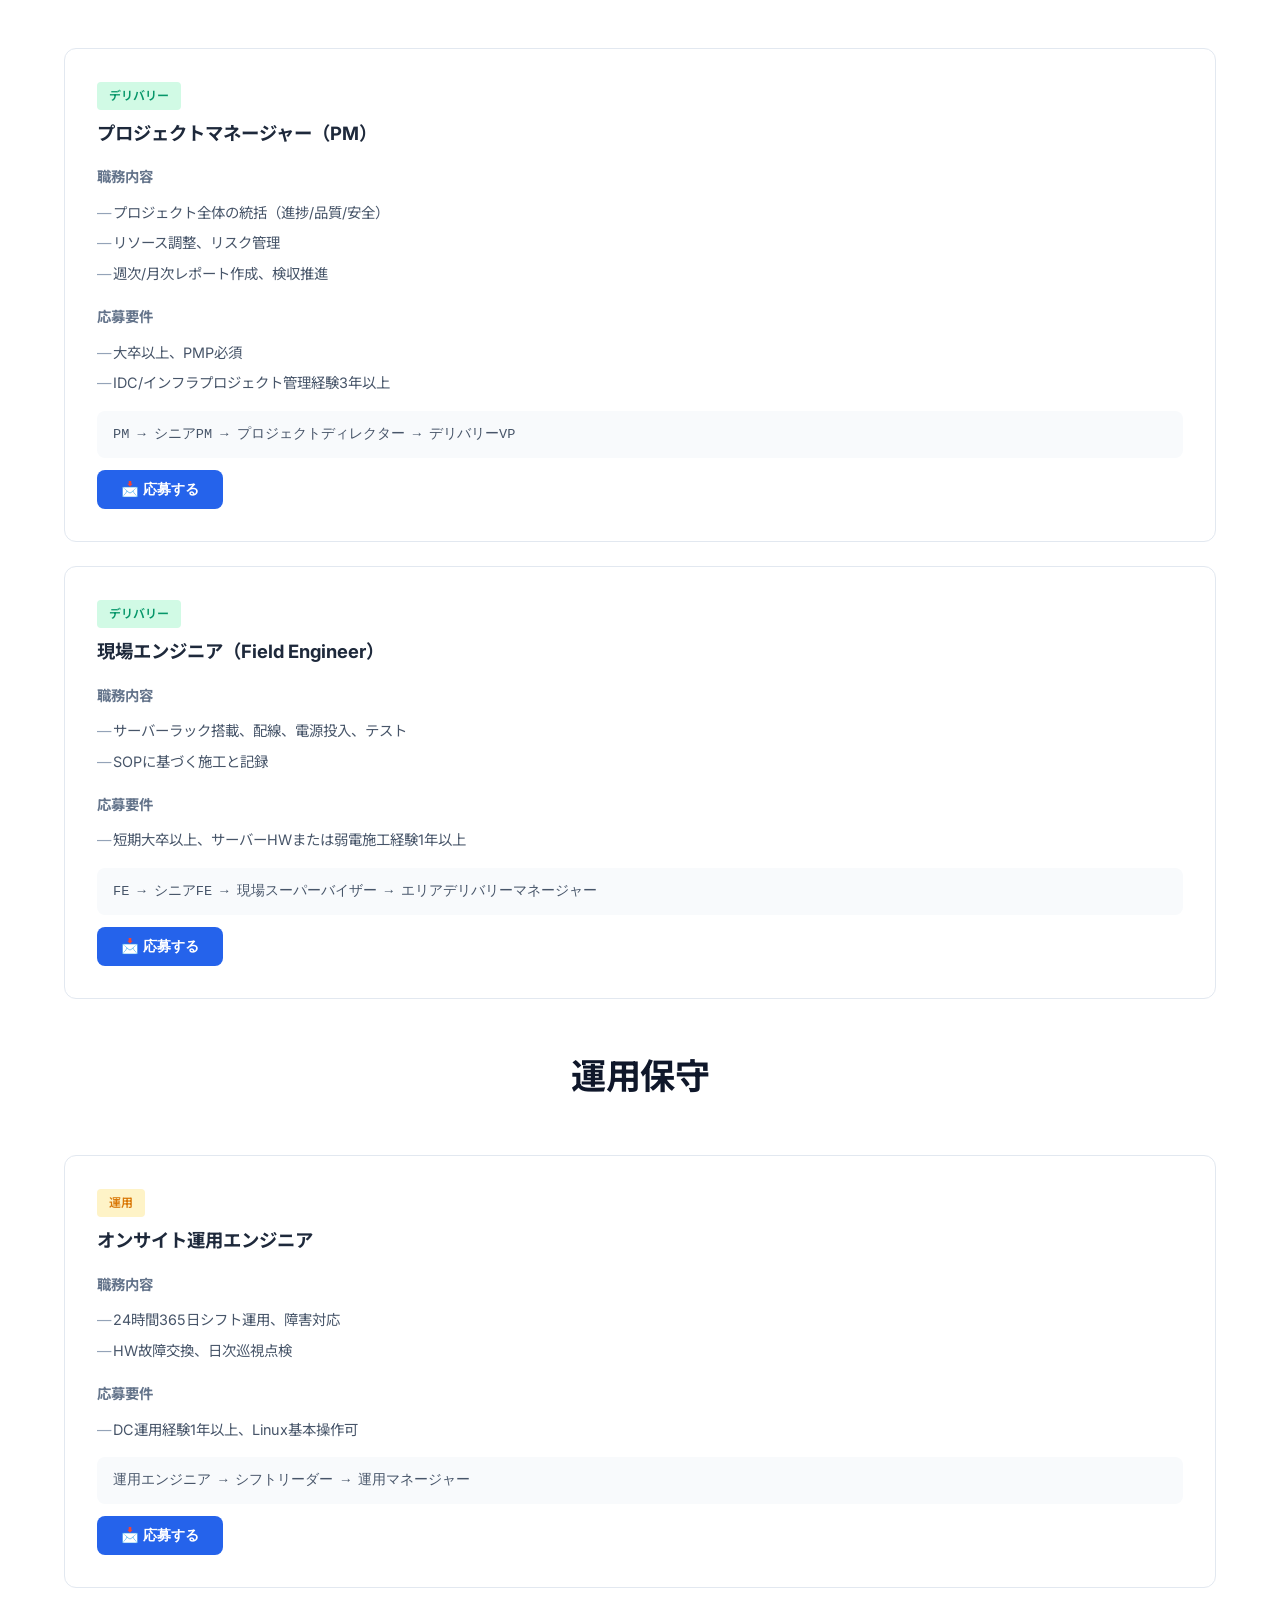
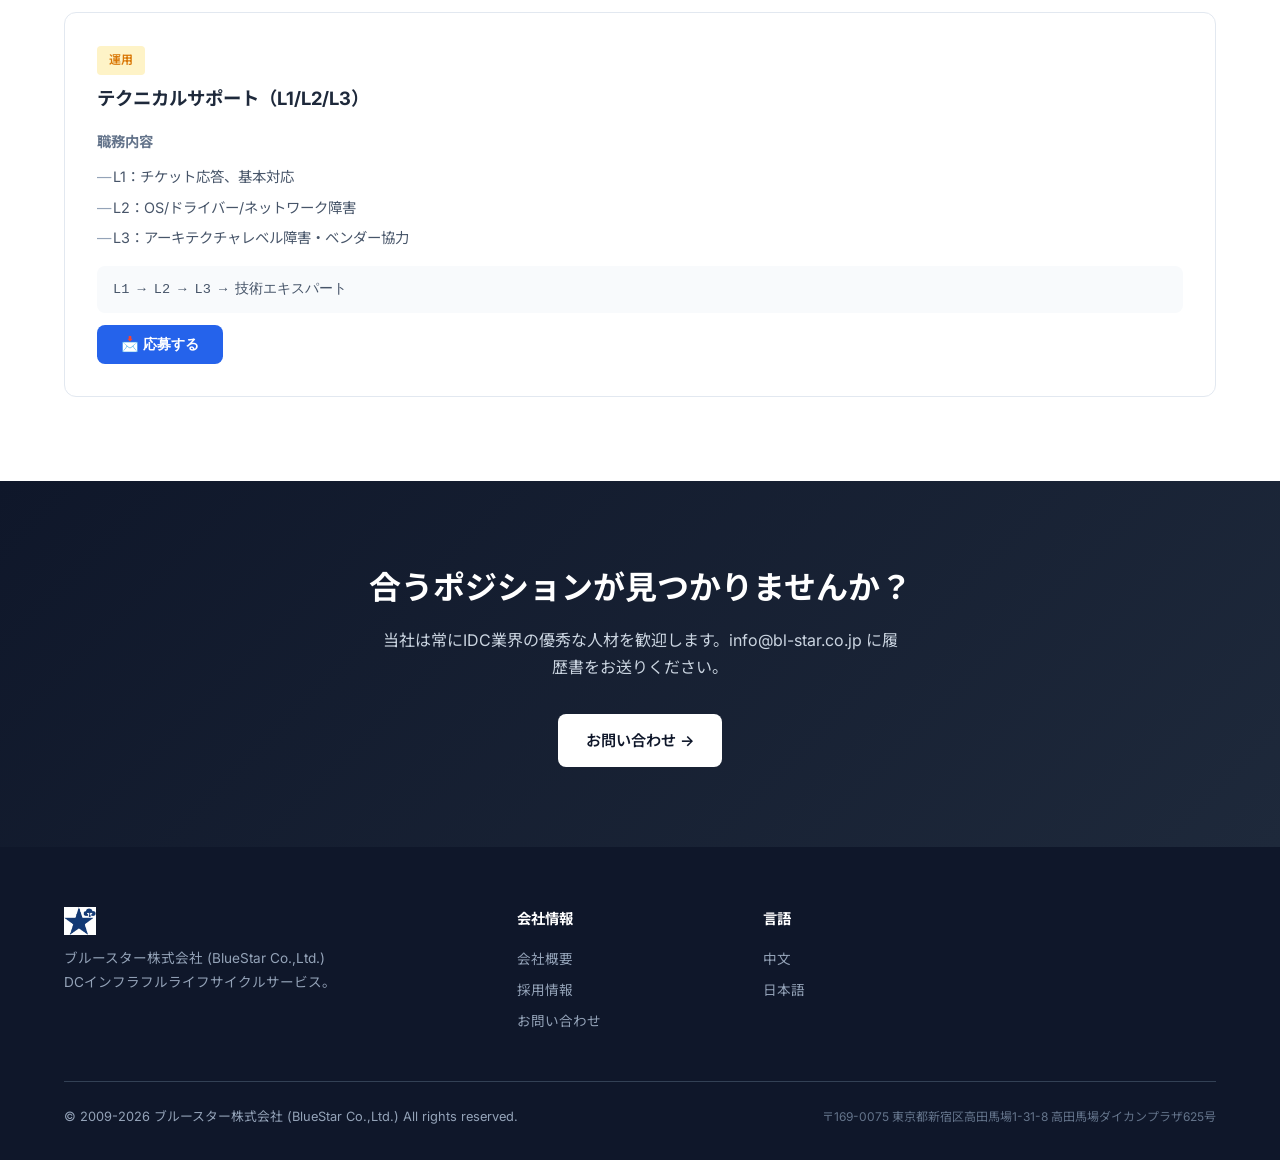
<file: site/ja/careers/index.html>
<!DOCTYPE html>
<html lang="ja">
<head><meta charset="UTF-8"><meta name="viewport" content="width=device-width, initial-scale=1.0">
<title>採用情報 - ブルースター株式会社 (BLUESTAR) | IDCインフラ人材募集</title>
<link rel="preconnect" href="https://fonts.googleapis.com">
<link rel="preconnect" href="https://fonts.gstatic.com" crossorigin>
<link href="https://fonts.googleapis.com/css2?family=Inter:wght@400;500;600;700;800&family=Noto+Sans+JP:wght@400;500;700&display=swap" rel="stylesheet">
<meta name="description" content="ブルースター株式会社 (BlueStar Co.,Ltd.) はデータセンターインフラ分野のエキスパートを募集：営業/プリセールス、デリバリー、運用保守。トップクラウド事業者と働く仲間を募集中。">
<link rel="canonical" href="https://www.bl-star.co.jp/ja/careers/">
<link rel="alternate" hreflang="zh-CN" href="https://www.bl-star.co.jp/careers/">
<link rel="alternate" hreflang="ja" href="https://www.bl-star.co.jp/ja/careers/">
<link href="https://fonts.googleapis.com/css2?family=Inter:wght@400;500;600;700;800&family=Noto+Sans+JP:wght@400;500;600;700;800&display=swap" rel="stylesheet">
<link rel="stylesheet" href="../../css/style.css">
</head>
<body>
<nav class="navbar"><div class="navbar-inner">
<a href="../index.html" class="navbar-logo"><img src="../../images/LOGO227x200.png" alt="BLUESTAR" height="36" style="height:36px;width:auto;">
      <span class="logo-text">BLUESTAR</span></a>
<div class="nav-toggle" role="button" aria-label="メニュー切替" tabindex="0"><span></span><span></span><span></span></div>
<div class="navbar-links">
<a href="../index.html">ホーム</a><a href="../services/index.html">サービス</a><a href="../about/index.html">会社概要</a><a href="../cases/index.html">事例</a><a href="index.html" class="active">採用情報</a><a href="../contact/index.html">お問い合わせ</a><a href="../../index.html" class="lang-switch">🇨🇳 中文</a>
</div></div></nav>

<header class="page-hero">
  <div class="container">
    <h1>採用情報</h1>
    <p>ブルースター株式会社 — 優れたチームと共に、世界トップクラスの企業にサービスを提供しませんか。</p>
  </div>
</header>

<section style="padding:60px 0;">
  <div class="container">
    <div class="section-title"><h2>営業/プリセールス</h2></div>
    <div class="position-card">
      <span class="dept-tag dept-sales">営業</span>
      <h3>アカウントマネージャー</h3>
      <h4>職務内容</h4><ul><li>ターゲット顧客の開拓と既存顧客の深耕</li><li>商談推進、契約締結（SOW＋見積書）</li><li>社内デリバリーチームとの連携</li></ul>
      <h4>応募要件</h4><ul><li>大卒以上、IDC/クラウド/ITインフラ業界での営業経験3年以上</li><li>データセンターサービスに関する基礎知識</li></ul>
      <div class="path">AM → シニアAM → アカウントディレクター → 営業VP</div>
      <button class="apply-btn">📩 応募する</button>
    </div>
    <div class="position-card">
      <span class="dept-tag dept-sales">プリセールス</span>
      <h3>プリセールス技術コンサルタント</h3>
      <h4>職務内容</h4><ul><li>技術商談支援、現地調査、提案書作成</li><li>技術審査・入札対応</li><li>見積り技術根拠の提供</li></ul>
      <h4>応募要件</h4><ul><li>IDCプリセールスまたはインフラエンジニア経験3年以上</li><li>DC設備（配電/空調/配線/消防）の知識</li></ul>
      <div class="path">プリセールス → シニアコンサルタント → ソリューションアーキテクト</div>
      <button class="apply-btn">📩 応募する</button>
    </div>

    <div class="section-title" style="margin-top:48px;"><h2>デリバリー</h2></div>
    <div class="position-card">
      <span class="dept-tag dept-delivery">デリバリー</span>
      <h3>プロジェクトマネージャー（PM）</h3>
      <h4>職務内容</h4><ul><li>プロジェクト全体の統括（進捗/品質/安全）</li><li>リソース調整、リスク管理</li><li>週次/月次レポート作成、検収推進</li></ul>
      <h4>応募要件</h4><ul><li>大卒以上、PMP必須</li><li>IDC/インフラプロジェクト管理経験3年以上</li></ul>
      <div class="path">PM → シニアPM → プロジェクトディレクター → デリバリーVP</div>
      <button class="apply-btn">📩 応募する</button>
    </div>
    <div class="position-card">
      <span class="dept-tag dept-delivery">デリバリー</span>
      <h3>現場エンジニア（Field Engineer）</h3>
      <h4>職務内容</h4><ul><li>サーバーラック搭載、配線、電源投入、テスト</li><li>SOPに基づく施工と記録</li></ul>
      <h4>応募要件</h4><ul><li>短期大卒以上、サーバーHWまたは弱電施工経験1年以上</li></ul>
      <div class="path">FE → シニアFE → 現場スーパーバイザー → エリアデリバリーマネージャー</div>
      <button class="apply-btn">📩 応募する</button>
    </div>

    <div class="section-title" style="margin-top:48px;"><h2>運用保守</h2></div>
    <div class="position-card">
      <span class="dept-tag dept-ops">運用</span>
      <h3>オンサイト運用エンジニア</h3>
      <h4>職務内容</h4><ul><li>24時間365日シフト運用、障害対応</li><li>HW故障交換、日次巡視点検</li></ul>
      <h4>応募要件</h4><ul><li>DC運用経験1年以上、Linux基本操作可</li></ul>
      <div class="path">運用エンジニア → シフトリーダー → 運用マネージャー</div>
      <button class="apply-btn">📩 応募する</button>
    </div>
    <div class="position-card">
      <span class="dept-tag dept-ops">運用</span>
      <h3>テクニカルサポート（L1/L2/L3）</h3>
      <h4>職務内容</h4><ul><li>L1：チケット応答、基本対応</li><li>L2：OS/ドライバー/ネットワーク障害</li><li>L3：アーキテクチャレベル障害・ベンダー協力</li></ul>
      <div class="path">L1 → L2 → L3 → 技術エキスパート</div>
      <button class="apply-btn">📩 応募する</button>
    </div>
  </div>
</section>

<section class="cta-section">
  <div class="container">
    <h2>合うポジションが見つかりませんか？</h2>
    <p>当社は常にIDC業界の優秀な人材を歓迎します。info@bl-star.co.jp に履歴書をお送りください。</p>
    <a href="../contact/index.html" class="btn btn-white">お問い合わせ →</a>
  </div>
</section>

<footer class="footer"><div class="container">
<div class="footer-grid">
<div class="footer-brand"><div class="logo"><img src="../../images/LOGO227x200.png" alt="BLUESTAR" height="28" style="height:28px;width:auto;"></div><p>ブルースター株式会社 (BlueStar Co.,Ltd.)<br>DCインフラフルライフサイクルサービス。</p></div>
<div class="footer-col"><h5>会社情報</h5><a href="../about/index.html">会社概要</a><a href="index.html">採用情報</a><a href="../contact/index.html">お問い合わせ</a></div>
<div class="footer-col"><h5>言語</h5><a href="../../index.html">中文</a><a href="../index.html">日本語</a></div>
</div>
<div class="footer-bottom">
  <span>&copy; 2009-2026 ブルースター株式会社 (BlueStar Co.,Ltd.) All rights reserved.</span>
  <span style="color:var(--gray-500);font-size:0.75rem;">〒169-0075 東京都新宿区高田馬場1-31-8 高田馬場ダイカンプラザ625号</span>
</div>
</div></footer>
<script src="../../js/main.js"></script>
<div id="notification" class="ajax-notification" style="display:none;"></div>
</body>
</html>
</file>
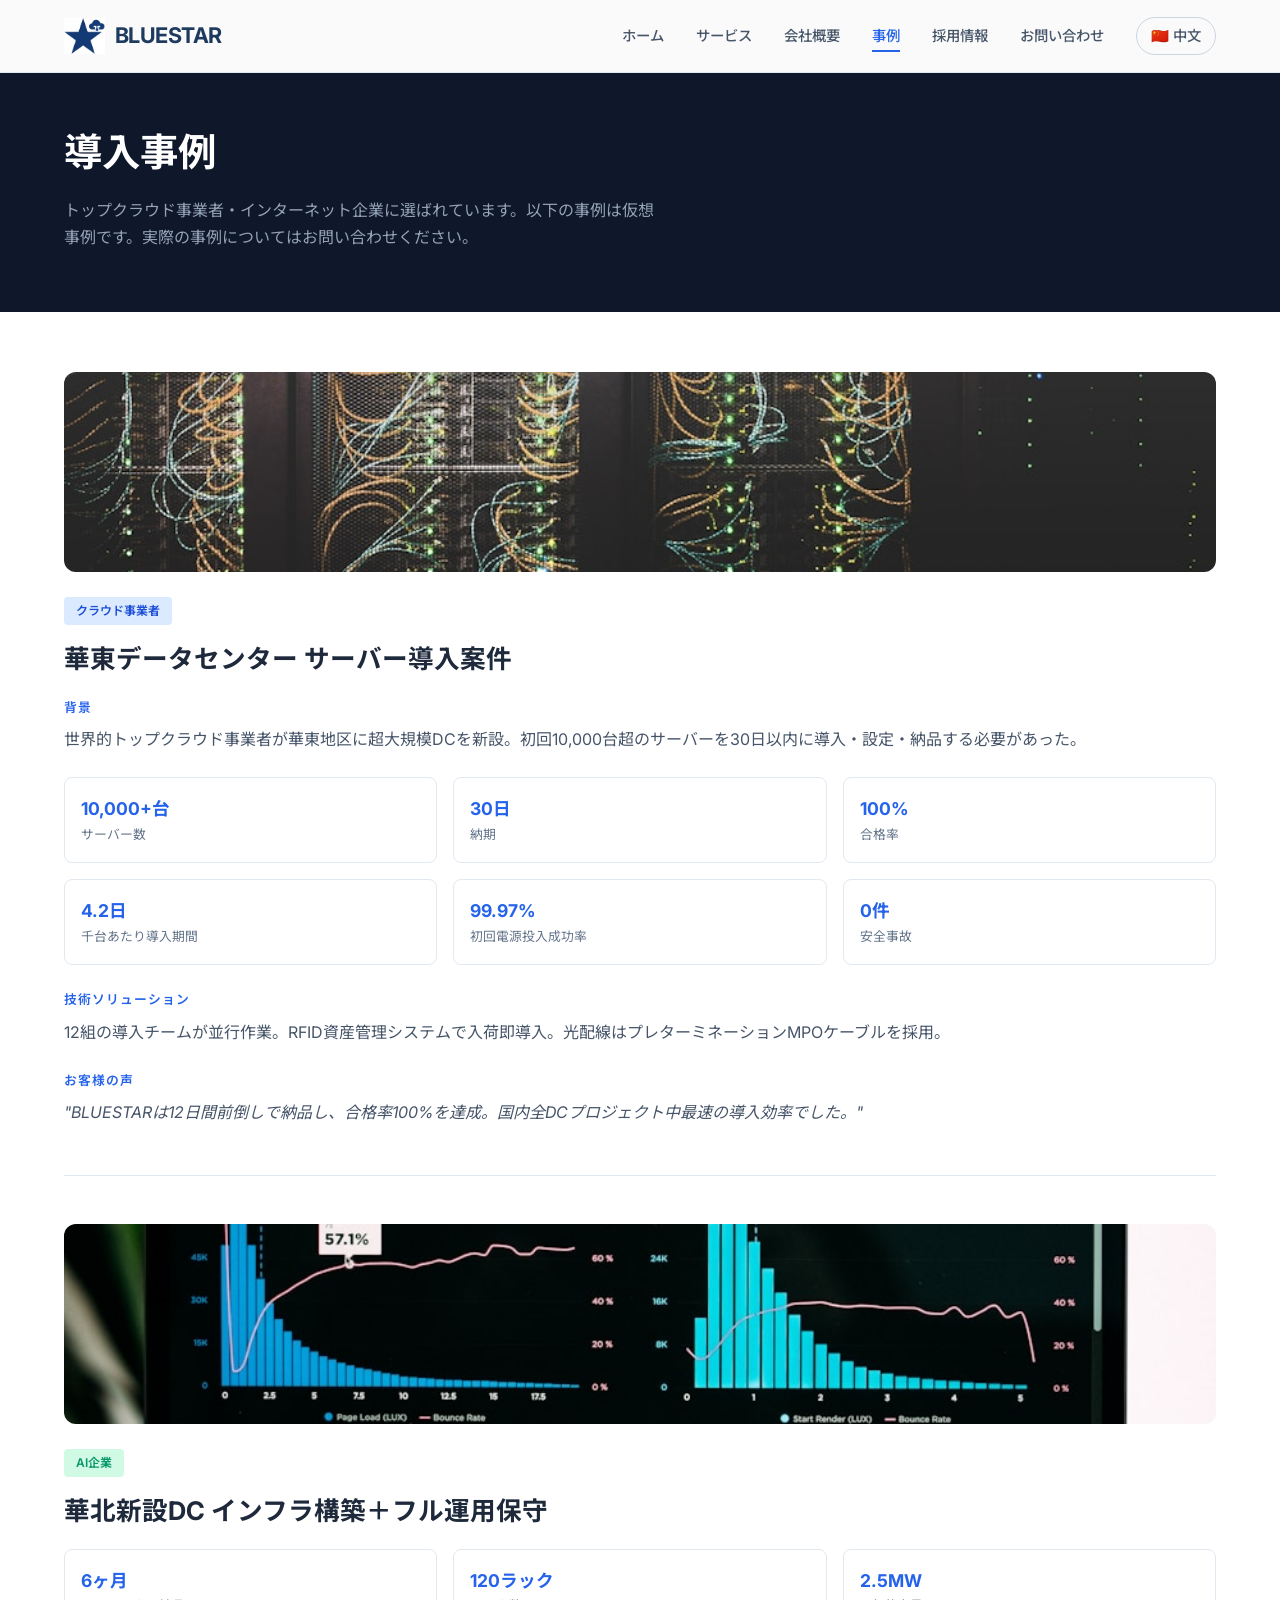
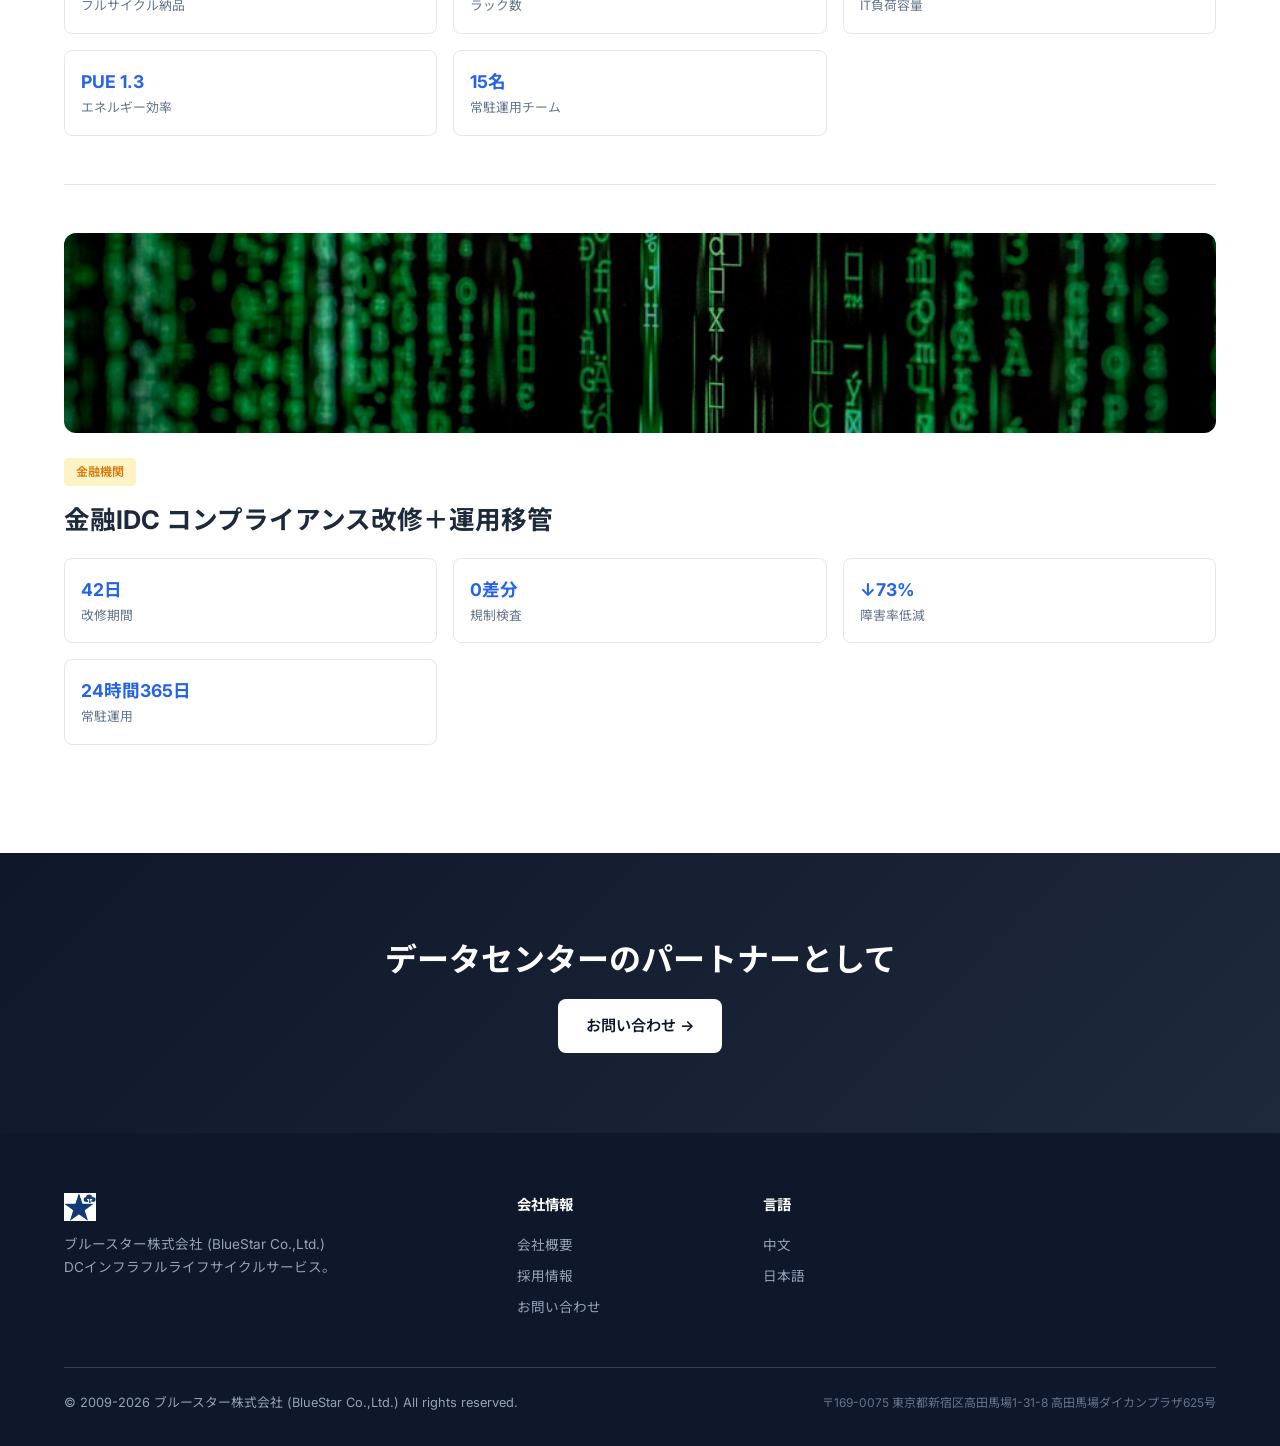
<file: site/ja/cases/index.html>
<!DOCTYPE html>
<html lang="ja">
<head><meta charset="UTF-8"><meta name="viewport" content="width=device-width, initial-scale=1.0">
<title>事例紹介 - ブルースター株式会社 (BLUESTAR) | データセンタープロジェクト</title>
<link rel="preconnect" href="https://fonts.googleapis.com">
<link rel="preconnect" href="https://fonts.gstatic.com" crossorigin>
<link href="https://fonts.googleapis.com/css2?family=Inter:wght@400;500;600;700;800&family=Noto+Sans+JP:wght@400;500;700&display=swap" rel="stylesheet">
<meta name="description" content="ブルースター株式会社 (BlueStar Co.,Ltd.) の導入事例：クラウド事業者10,000台サーバー導入、AI企業DC構築＋フル運用保守、金融機関IDCコンプライアンス改修。">
<link rel="canonical" href="https://www.bl-star.co.jp/ja/cases/">
<link rel="alternate" hreflang="zh-CN" href="https://www.bl-star.co.jp/cases/">
<link rel="alternate" hreflang="ja" href="https://www.bl-star.co.jp/ja/cases/">
<link href="https://fonts.googleapis.com/css2?family=Inter:wght@400;500;600;700;800&family=Noto+Sans+JP:wght@400;500;600;700;800&display=swap" rel="stylesheet">
<link rel="stylesheet" href="../../css/style.css">
</head>
<body>
<nav class="navbar"><div class="navbar-inner">
<a href="../index.html" class="navbar-logo"><img src="../../images/LOGO227x200.png" alt="BLUESTAR" height="36" style="height:36px;width:auto;">
      <span class="logo-text">BLUESTAR</span></a>
<div class="nav-toggle" role="button" aria-label="メニュー切替" tabindex="0"><span></span><span></span><span></span></div>
<div class="navbar-links">
<a href="../index.html">ホーム</a><a href="../services/index.html">サービス</a><a href="../about/index.html">会社概要</a><a href="index.html" class="active">事例</a><a href="../careers/index.html">採用情報</a><a href="../contact/index.html">お問い合わせ</a><a href="../../index.html" class="lang-switch">🇨🇳 中文</a>
</div></div></nav>

<header class="page-hero">
  <div class="container">
    <h1>導入事例</h1>
    <p>トップクラウド事業者・インターネット企業に選ばれています。以下の事例は仮想事例です。実際の事例についてはお問い合わせください。</p>
  </div>
</header>

<section style="padding:60px 0;">
  <div class="container">
    <div class="case-full">
      <div style="background:var(--gray-100);height:200px;border-radius:12px;display:flex;align-items:center;justify-content:center;color:var(--gray-400);margin-bottom:24px;"><img src="../../images/photos/server-rack-1.jpg" alt="サーバー導入現場" style="width:100%;height:200px;object-fit:cover;border-radius:12px;"></div>
      <span style="display:inline-block;padding:4px 12px;border-radius:4px;font-size:0.75rem;font-weight:600;background:#dbeafe;color:#1d4ed8;margin-bottom:12px;">クラウド事業者</span>
      <h2 style="font-size:1.6rem;margin-bottom:16px;">華東データセンター サーバー導入案件</h2>
      <div class="section"><div class="section-label">背景</div><p>世界的トップクラウド事業者が華東地区に超大規模DCを新設。初回10,000台超のサーバーを30日以内に導入・設定・納品する必要があった。</p></div>
      <div class="data-grid" style="display:grid;grid-template-columns:repeat(3,1fr);gap:16px;margin-bottom:24px;">
        <div class="data-item"><div class="val">10,000+台</div><div class="lbl">サーバー数</div></div>
        <div class="data-item"><div class="val">30日</div><div class="lbl">納期</div></div>
        <div class="data-item"><div class="val">100%</div><div class="lbl">合格率</div></div>
        <div class="data-item"><div class="val">4.2日</div><div class="lbl">千台あたり導入期間</div></div>
        <div class="data-item"><div class="val">99.97%</div><div class="lbl">初回電源投入成功率</div></div>
        <div class="data-item"><div class="val">0件</div><div class="lbl">安全事故</div></div>
      </div>
      <div class="section"><div class="section-label">技術ソリューション</div><p>12組の導入チームが並行作業。RFID資産管理システムで入荷即導入。光配線はプレターミネーションMPOケーブルを採用。</p></div>
      <div class="section"><div class="section-label">お客様の声</div><p style="font-style:italic;color:var(--gray-600);">"BLUESTARは12日間前倒しで納品し、合格率100%を達成。国内全DCプロジェクト中最速の導入効率でした。"</p></div>
    </div>

    <hr style="border:none;border-top:1px solid var(--gray-200);margin:48px 0;">

    <div class="case-full">
      <div style="background:var(--gray-100);height:200px;border-radius:12px;display:flex;align-items:center;justify-content:center;color:var(--gray-400);margin-bottom:24px;"><img src="../../images/photos/dc-blue.jpg" alt="データセンター現地" style="width:100%;height:200px;object-fit:cover;border-radius:12px;"></div>
      <span style="display:inline-block;padding:4px 12px;border-radius:4px;font-size:0.75rem;font-weight:600;background:#d1fae5;color:#059669;margin-bottom:12px;">AI企業</span>
      <h2 style="font-size:1.6rem;margin-bottom:16px;">華北新設DC インフラ構築＋フル運用保守</h2>
      <div class="data-grid" style="display:grid;grid-template-columns:repeat(3,1fr);gap:16px;margin-bottom:24px;">
        <div class="data-item"><div class="val">6ヶ月</div><div class="lbl">フルサイクル納品</div></div>
        <div class="data-item"><div class="val">120ラック</div><div class="lbl">ラック数</div></div>
        <div class="data-item"><div class="val">2.5MW</div><div class="lbl">IT負荷容量</div></div>
        <div class="data-item"><div class="val">PUE 1.3</div><div class="lbl">エネルギー効率</div></div>
        <div class="data-item"><div class="val">15名</div><div class="lbl">常駐運用チーム</div></div>
      </div>
    </div>

    <hr style="border:none;border-top:1px solid var(--gray-200);margin:48px 0;">

    <div class="case-full">
      <div style="background:var(--gray-100);height:200px;border-radius:12px;display:flex;align-items:center;justify-content:center;color:var(--gray-400);margin-bottom:24px;"><img src="../../images/photos/dc-modern.jpg" alt="近代的データセンター" style="width:100%;height:200px;object-fit:cover;border-radius:12px;"></div>
      <span style="display:inline-block;padding:4px 12px;border-radius:4px;font-size:0.75rem;font-weight:600;background:#fef3c7;color:#d97706;margin-bottom:12px;">金融機関</span>
      <h2 style="font-size:1.6rem;margin-bottom:16px;">金融IDC コンプライアンス改修＋運用移管</h2>
      <div class="data-grid" style="display:grid;grid-template-columns:repeat(3,1fr);gap:16px;margin-bottom:24px;">
        <div class="data-item"><div class="val">42日</div><div class="lbl">改修期間</div></div>
        <div class="data-item"><div class="val">0差分</div><div class="lbl">規制検査</div></div>
        <div class="data-item"><div class="val">↓73%</div><div class="lbl">障害率低減</div></div>
        <div class="data-item"><div class="val">24時間365日</div><div class="lbl">常駐運用</div></div>
      </div>
    </div>
  </div>
</section>

<section class="cta-section">
  <div class="container">
    <h2>データセンターのパートナーとして</h2>
    <a href="../contact/index.html" class="btn btn-white">お問い合わせ →</a>
  </div>
</section>

<footer class="footer"><div class="container">
<div class="footer-grid">
<div class="footer-brand"><div class="logo"><img src="../../images/LOGO227x200.png" alt="BLUESTAR" height="28" style="height:28px;width:auto;"></div><p>ブルースター株式会社 (BlueStar Co.,Ltd.)<br>DCインフラフルライフサイクルサービス。</p></div>
<div class="footer-col"><h5>会社情報</h5><a href="../about/index.html">会社概要</a><a href="../careers/index.html">採用情報</a><a href="../contact/index.html">お問い合わせ</a></div>
<div class="footer-col"><h5>言語</h5><a href="../../index.html">中文</a><a href="../index.html">日本語</a></div>
</div>
<div class="footer-bottom">
  <span>&copy; 2009-2026 ブルースター株式会社 (BlueStar Co.,Ltd.) All rights reserved.</span>
  <span style="color:var(--gray-500);font-size:0.75rem;">〒169-0075 東京都新宿区高田馬場1-31-8 高田馬場ダイカンプラザ625号</span>
</div>
</div></footer>
<script src="../../js/main.js"></script>
<div id="notification" class="ajax-notification" style="display:none;"></div>
</body>
</html>
</file>
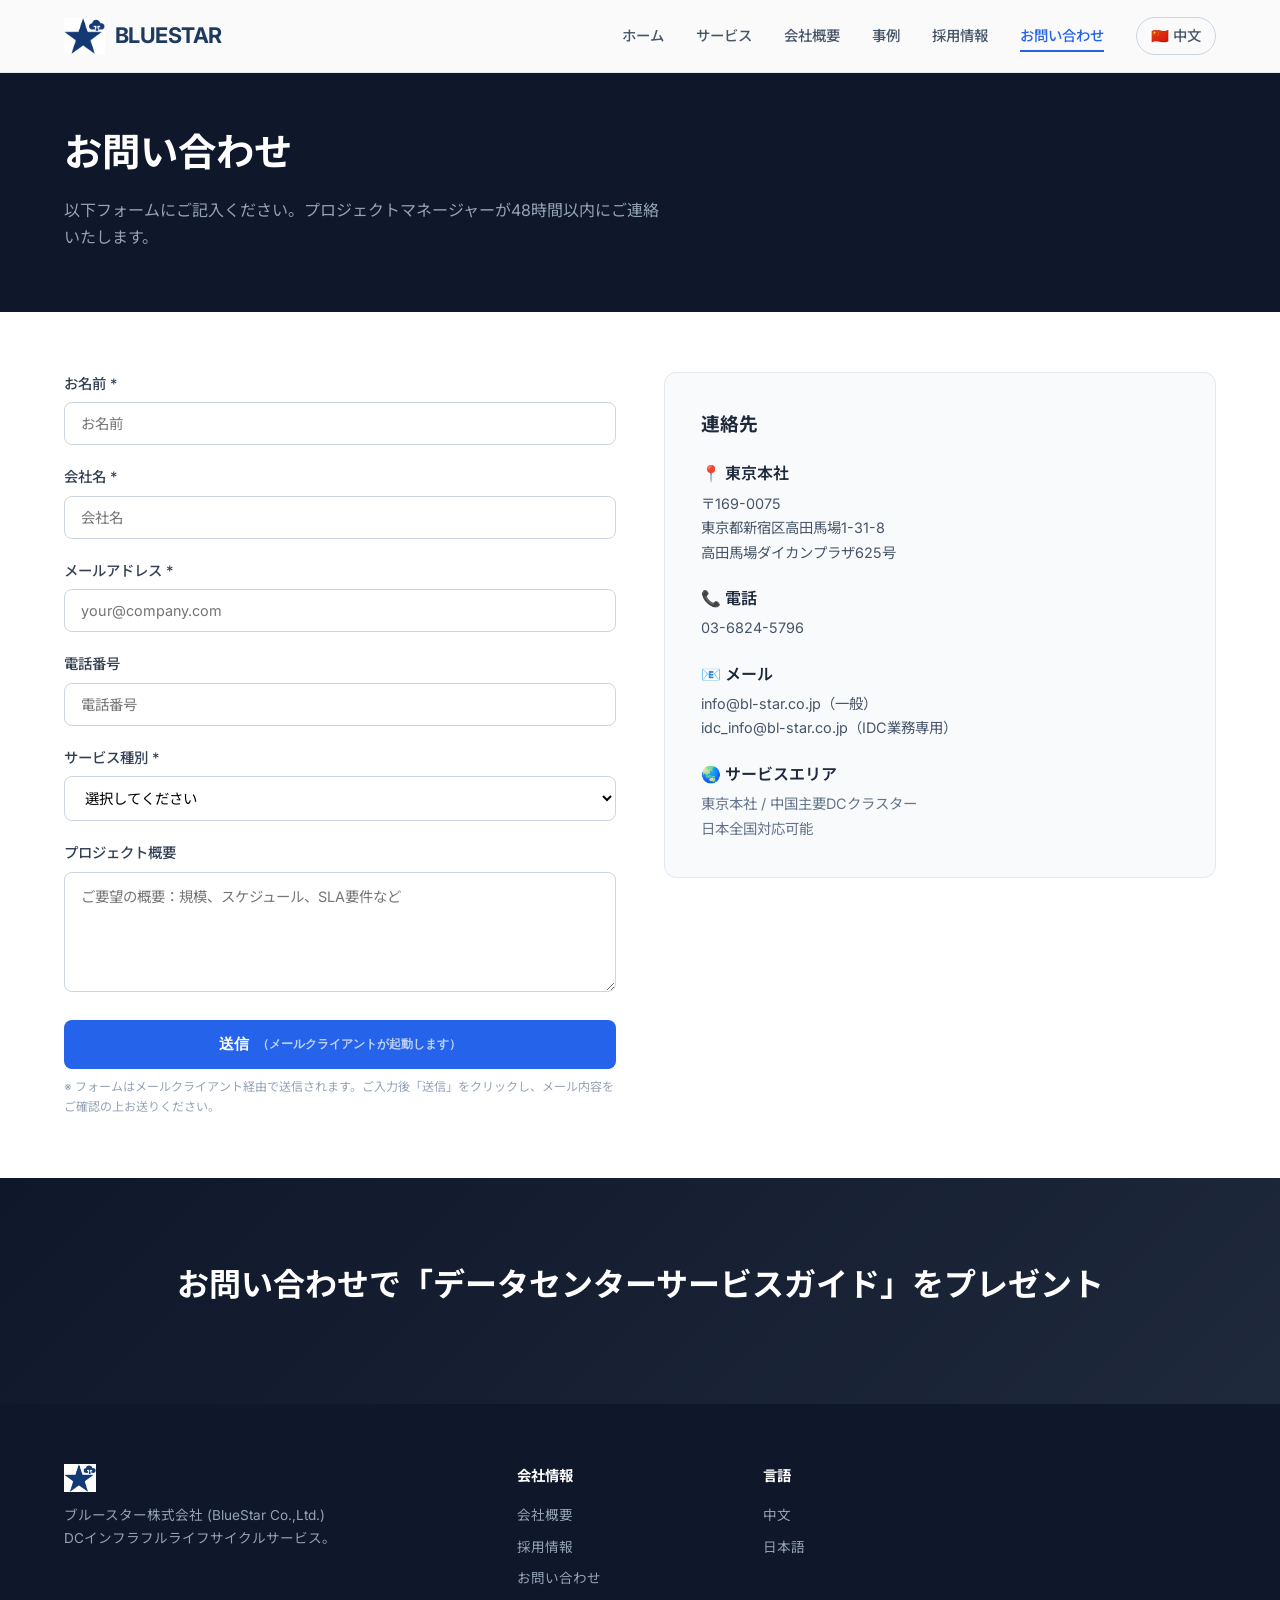
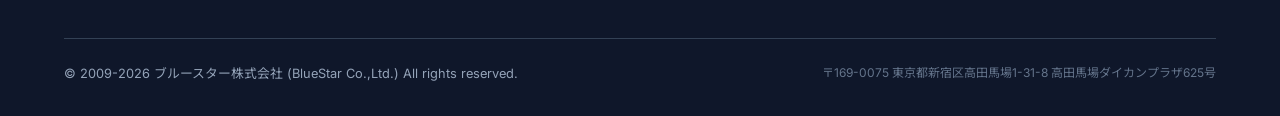
<file: site/ja/contact/index.html>
<!DOCTYPE html>
<html lang="ja">
<head><meta charset="UTF-8"><meta name="viewport" content="width=device-width, initial-scale=1.0">
<title>お問い合わせ - ブルースター株式会社 (BLUESTAR) | データセンターサービス相談</title>
<link rel="preconnect" href="https://fonts.googleapis.com">
<link rel="preconnect" href="https://fonts.gstatic.com" crossorigin>
<link href="https://fonts.googleapis.com/css2?family=Inter:wght@400;500;600;700;800&family=Noto+Sans+JP:wght@400;500;700&display=swap" rel="stylesheet">
<meta name="description" content="ブルースター株式会社へのお問い合わせはこちら。東京本社：〒169-0075 東京都新宿区高田馬場1-31-8。TEL: 03-6824-5796。IDCインフラ構築、サーバー導入、運用保守に関するご相談を承ります。">
<meta name="keywords" content="ブルースター株式会社,BLUESTAR,お問い合わせ,東京,新宿,高田馬場,IDC相談">
<link rel="canonical" href="https://www.bl-star.co.jp/ja/contact/">
<link rel="alternate" hreflang="zh-CN" href="https://www.bl-star.co.jp/contact/">
<link rel="alternate" hreflang="ja" href="https://www.bl-star.co.jp/ja/contact/">
<link href="https://fonts.googleapis.com/css2?family=Inter:wght@400;500;600;700;800&family=Noto+Sans+JP:wght@400;500;600;700;800&display=swap" rel="stylesheet">
<link rel="stylesheet" href="../../css/style.css">
</head>
<body>
<nav class="navbar"><div class="navbar-inner">
<a href="../index.html" class="navbar-logo"><img src="../../images/LOGO227x200.png" alt="BLUESTAR" height="36" style="height:36px;width:auto;">
      <span class="logo-text">BLUESTAR</span></a>
<div class="nav-toggle" role="button" aria-label="メニュー切替" tabindex="0"><span></span><span></span><span></span></div>
<div class="navbar-links">
<a href="../index.html">ホーム</a><a href="../services/index.html">サービス</a><a href="../about/index.html">会社概要</a><a href="../cases/index.html">事例</a><a href="../careers/index.html">採用情報</a><a href="index.html" class="active">お問い合わせ</a><a href="../../index.html" class="lang-switch">🇨🇳 中文</a>
</div></div></nav>

<header class="page-hero">
  <div class="container">
    <h1>お問い合わせ</h1>
    <p>以下フォームにご記入ください。プロジェクトマネージャーが48時間以内にご連絡いたします。</p>
  </div>
</header>

<section style="padding:60px 0;">
  <div class="container">
    <div style="display:grid;grid-template-columns:1fr 1fr;gap:48px;align-items:start;">
      <div>
        <div class="contact-form" id="contactForm" data-email="idc_info@bl-star.co.jp">
          <div class="form-group">
            <label for="name">お名前 *</label>
            <input type="text" id="name" name="name" placeholder="お名前" required>
          </div>
          <div class="form-group">
            <label for="company">会社名 *</label>
            <input type="text" id="company" name="company" placeholder="会社名" required>
          </div>
          <div class="form-group">
            <label for="email">メールアドレス *</label>
            <input type="email" id="email" name="email" placeholder="your@company.com" required>
          </div>
          <div class="form-group">
            <label for="phone">電話番号</label>
            <input type="tel" id="phone" name="phone" placeholder="電話番号">
          </div>
          <div class="form-group">
            <label for="service">サービス種別 *</label>
            <select id="service" name="service" required>
              <option value="">選択してください</option>
              <option value="infrastructure">IDCインフラ構築</option>
              <option value="delivery">サーバー導入</option>
              <option value="operations">運用保守</option>
              <option value="fullcycle">フルライフサイクル</option>
              <option value="other">その他</option>
            </select>
          </div>
          <div class="form-group">
            <label for="message">プロジェクト概要</label>
            <textarea id="message" name="message" placeholder="ご要望の概要：規模、スケジュール、SLA要件など"></textarea>
          </div>
          <button type="submit" class="btn btn-primary" style="width:100%;justify-content:center;">送信 <span style="font-size:0.75rem;opacity:0.7;">（メールクライアントが起動します）</span></button>
          <p style="font-size:0.75rem;color:var(--gray-400);margin-top:8px;">※ フォームはメールクライアント経由で送信されます。ご入力後「送信」をクリックし、メール内容をご確認の上お送りください。</p>
        </div>
      </div>
      <div>
        <div style="background:var(--gray-50);padding:36px;border-radius:12px;border:1px solid var(--gray-200);">
          <h3 style="margin-bottom:20px;">連絡先</h3>
          <div style="margin-bottom:20px;">
            <div style="font-weight:600;margin-bottom:4px;">📍 東京本社</div>
            <p style="color:var(--gray-600);font-size:0.9rem;">〒169-0075<br>東京都新宿区高田馬場1-31-8<br>高田馬場ダイカンプラザ625号</p>
          </div>
          <div style="margin-bottom:20px;">
            <div style="font-weight:600;margin-bottom:4px;">📞 電話</div>
            <p style="color:var(--gray-600);font-size:0.9rem;">03-6824-5796</p>
          </div>
          <div style="margin-bottom:20px;">
            <div style="font-weight:600;margin-bottom:4px;">📧 メール</div>
            <p style="color:var(--gray-600);font-size:0.9rem;">info@bl-star.co.jp（一般）<br>idc_info@bl-star.co.jp（IDC業務専用）</p>
          </div>
          <div>
            <div style="font-weight:600;margin-bottom:4px;">🌏 サービスエリア</div>
            <p style="color:var(--gray-500);font-size:0.9rem;">東京本社 / 中国主要DCクラスター<br>日本全国対応可能</p>
          </div>
        </div>
      </div>
    </div>
  </div>
</section>

<section class="cta-section">
  <div class="container">
    <h2>お問い合わせで「データセンターサービスガイド」をプレゼント</h2>
  </div>
</section>

<footer class="footer"><div class="container">
<div class="footer-grid">
<div class="footer-brand"><div class="logo"><img src="../../images/LOGO227x200.png" alt="BLUESTAR" height="28" style="height:28px;width:auto;"></div><p>ブルースター株式会社 (BlueStar Co.,Ltd.)<br>DCインフラフルライフサイクルサービス。</p></div>
<div class="footer-col"><h5>会社情報</h5><a href="../about/index.html">会社概要</a><a href="../careers/index.html">採用情報</a><a href="index.html">お問い合わせ</a></div>
<div class="footer-col"><h5>言語</h5><a href="../../index.html">中文</a><a href="../index.html">日本語</a></div>
</div>
<div class="footer-bottom">
  <span>&copy; 2009-2026 ブルースター株式会社 (BlueStar Co.,Ltd.) All rights reserved.</span>
  <span style="color:var(--gray-500);font-size:0.75rem;">〒169-0075 東京都新宿区高田馬場1-31-8 高田馬場ダイカンプラザ625号</span>
</div>
</div></footer>
<script src="../../js/main.js"></script>
<div id="notification" class="ajax-notification" style="display:none;"></div>
</body>
</html>
</file>
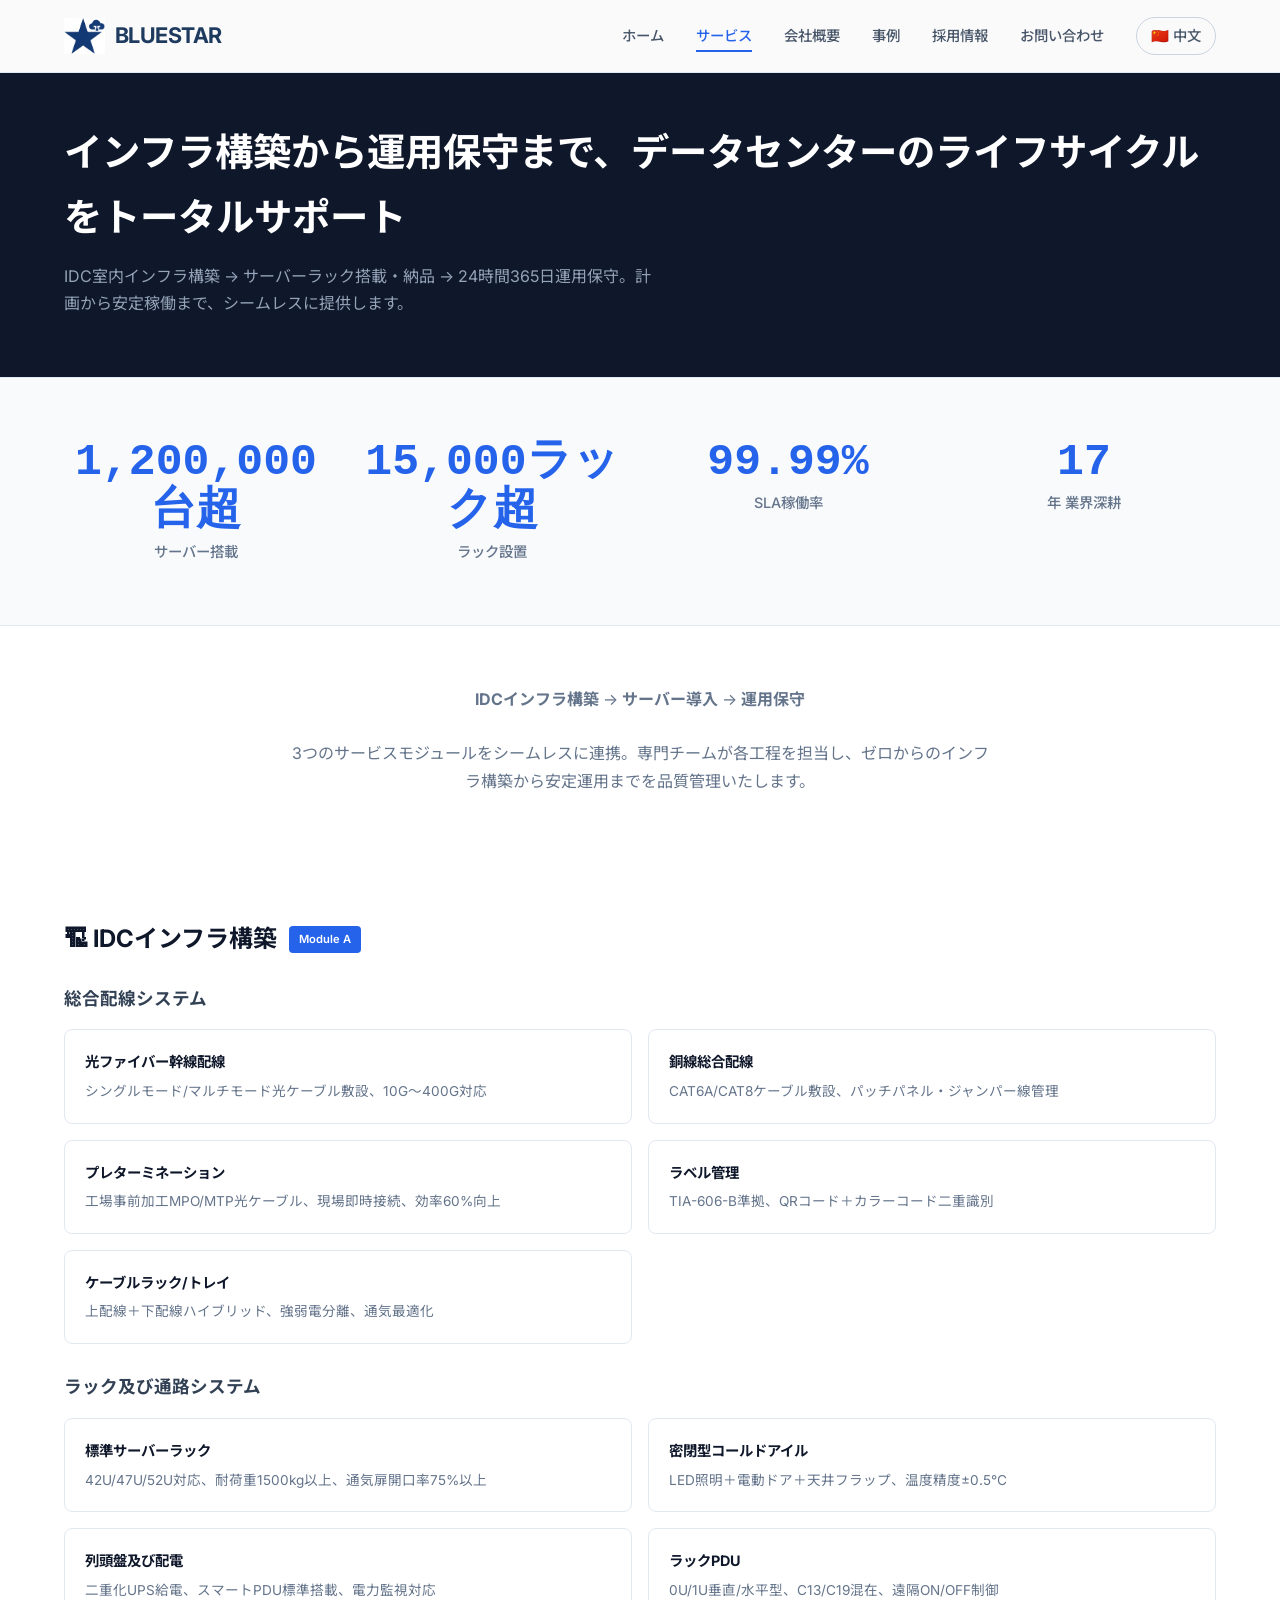
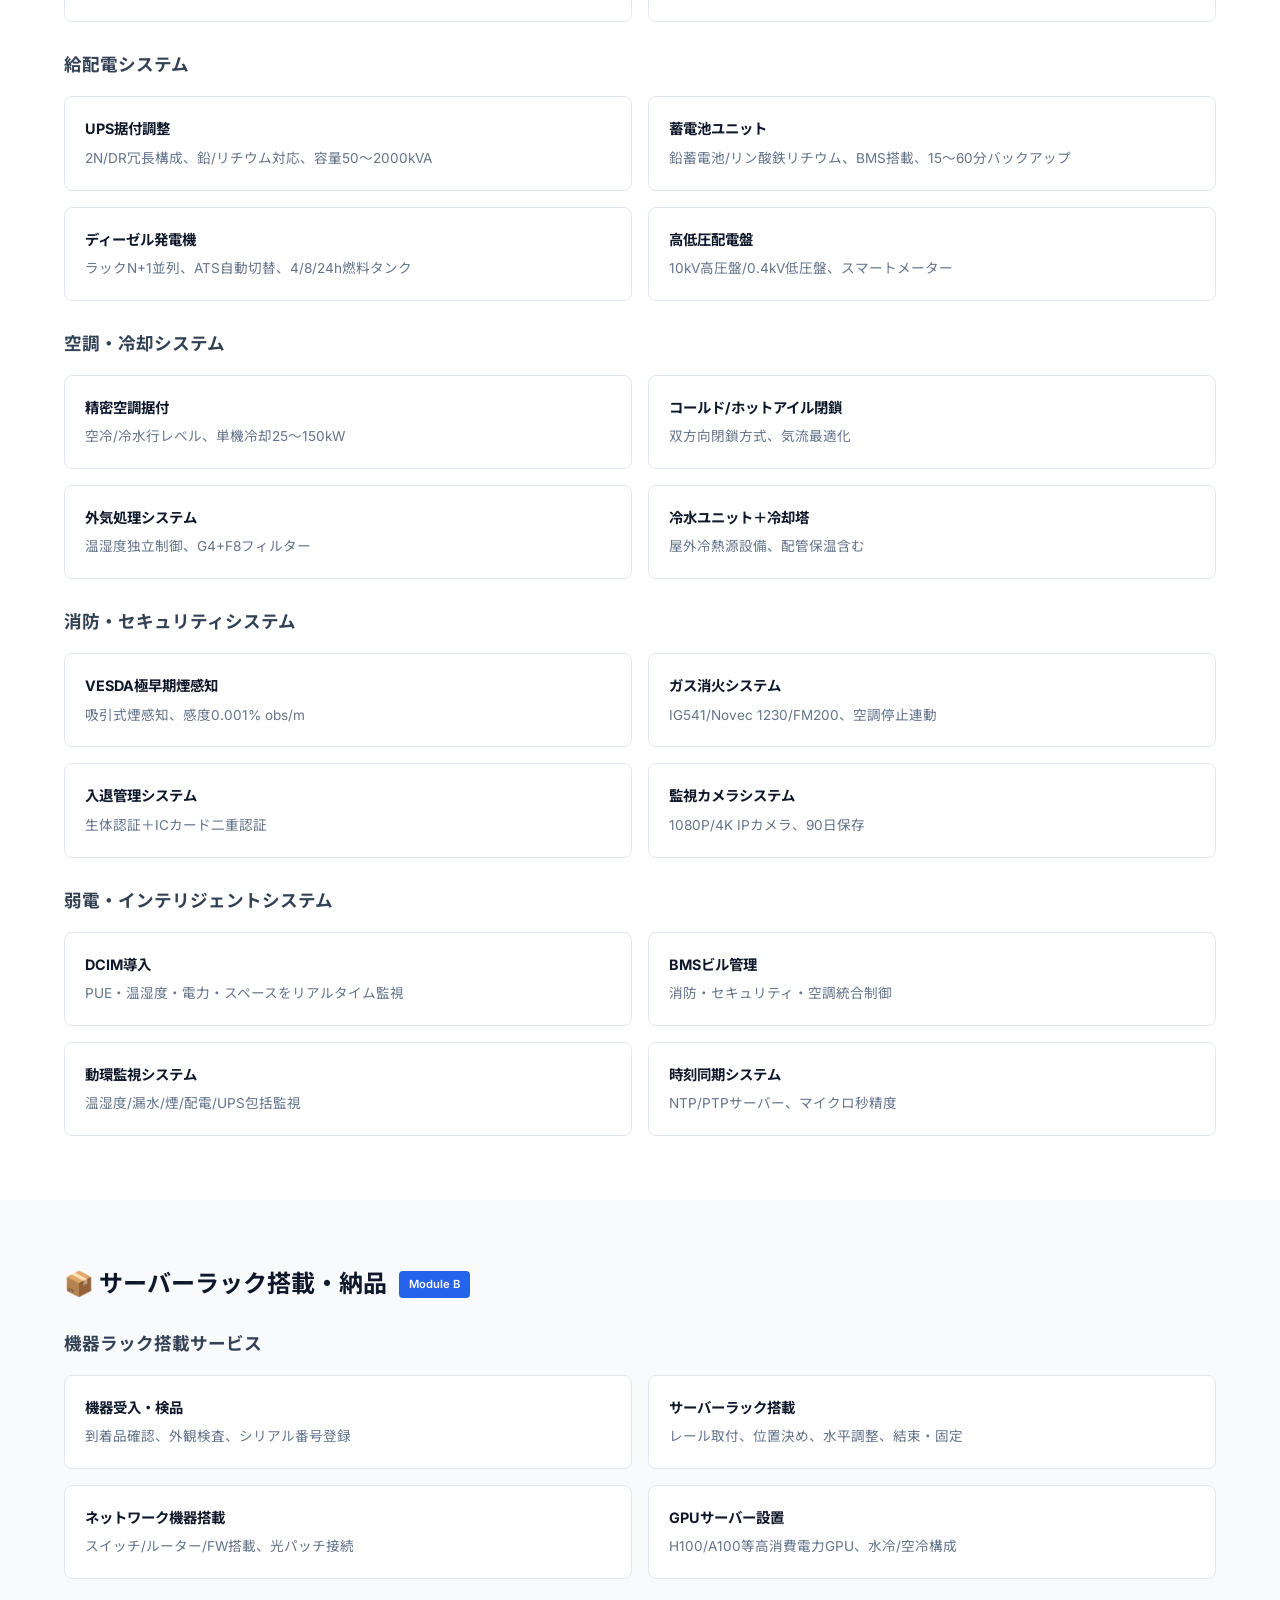
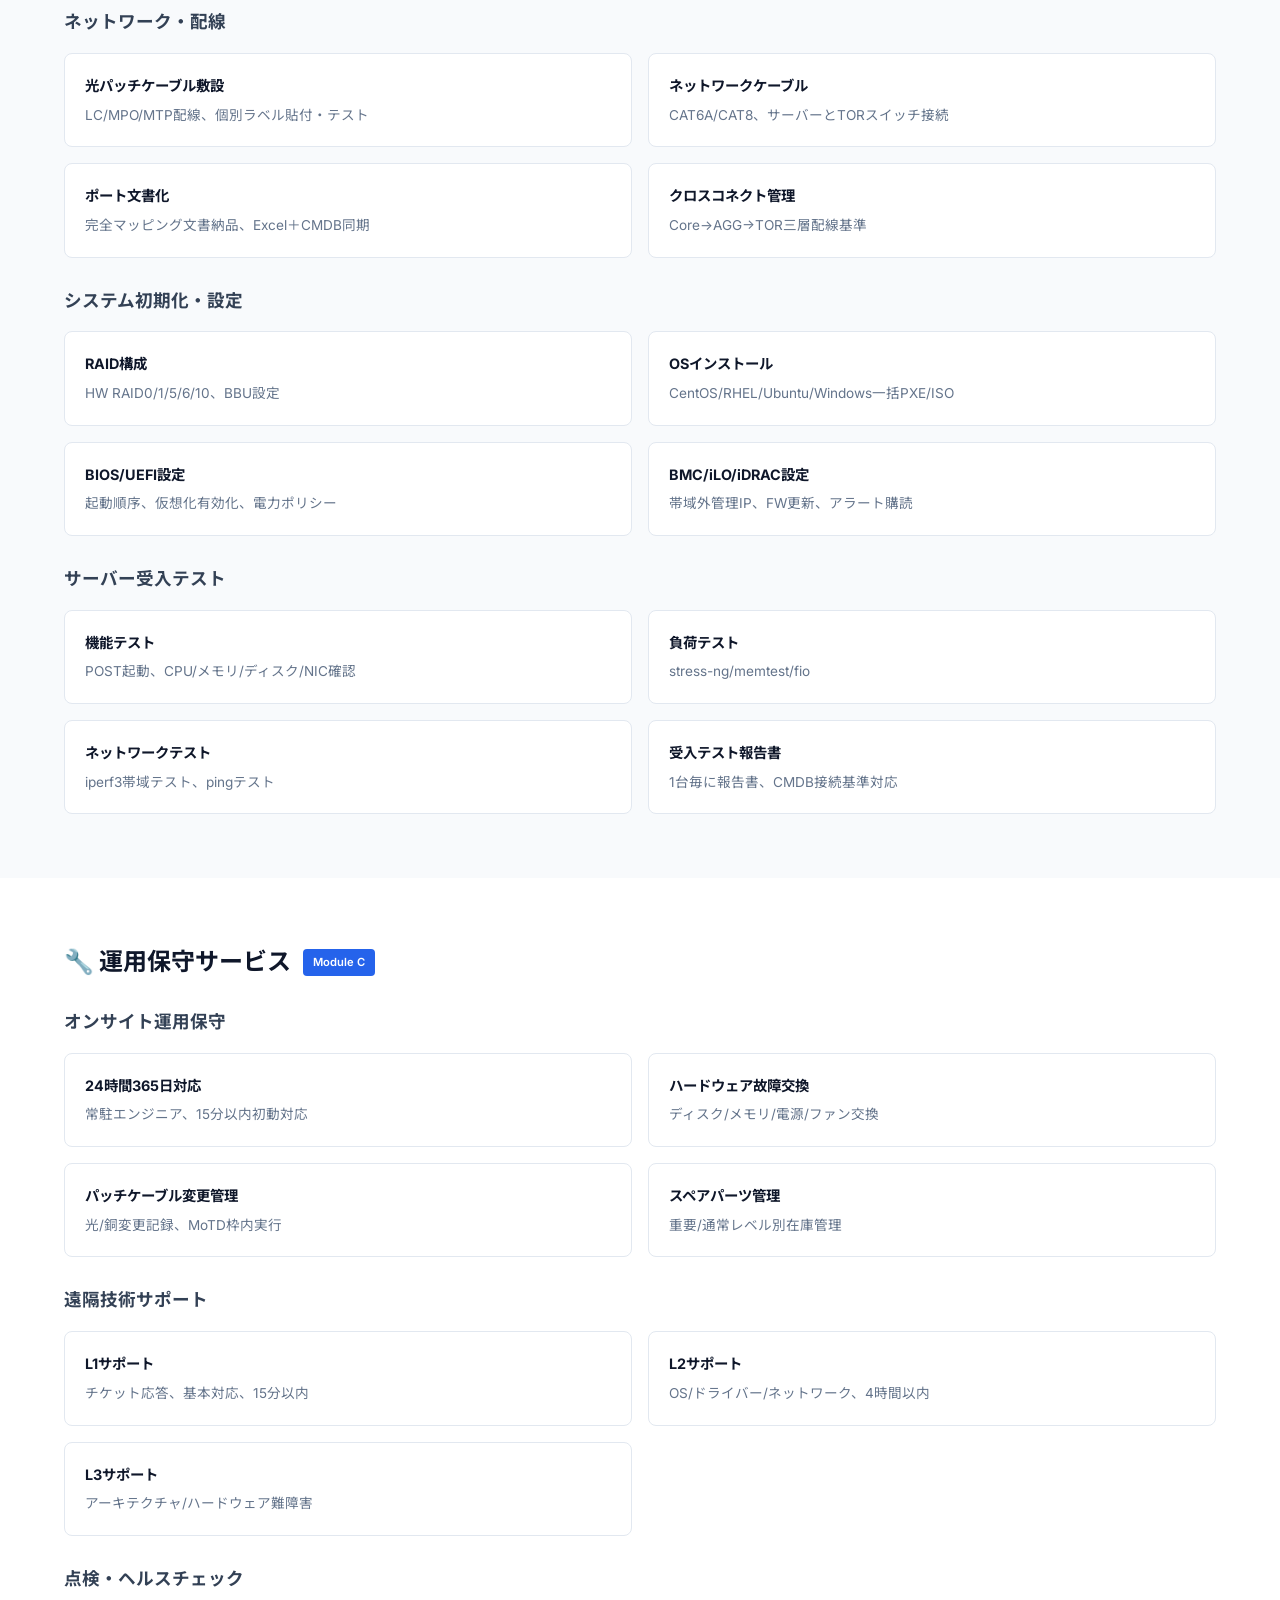
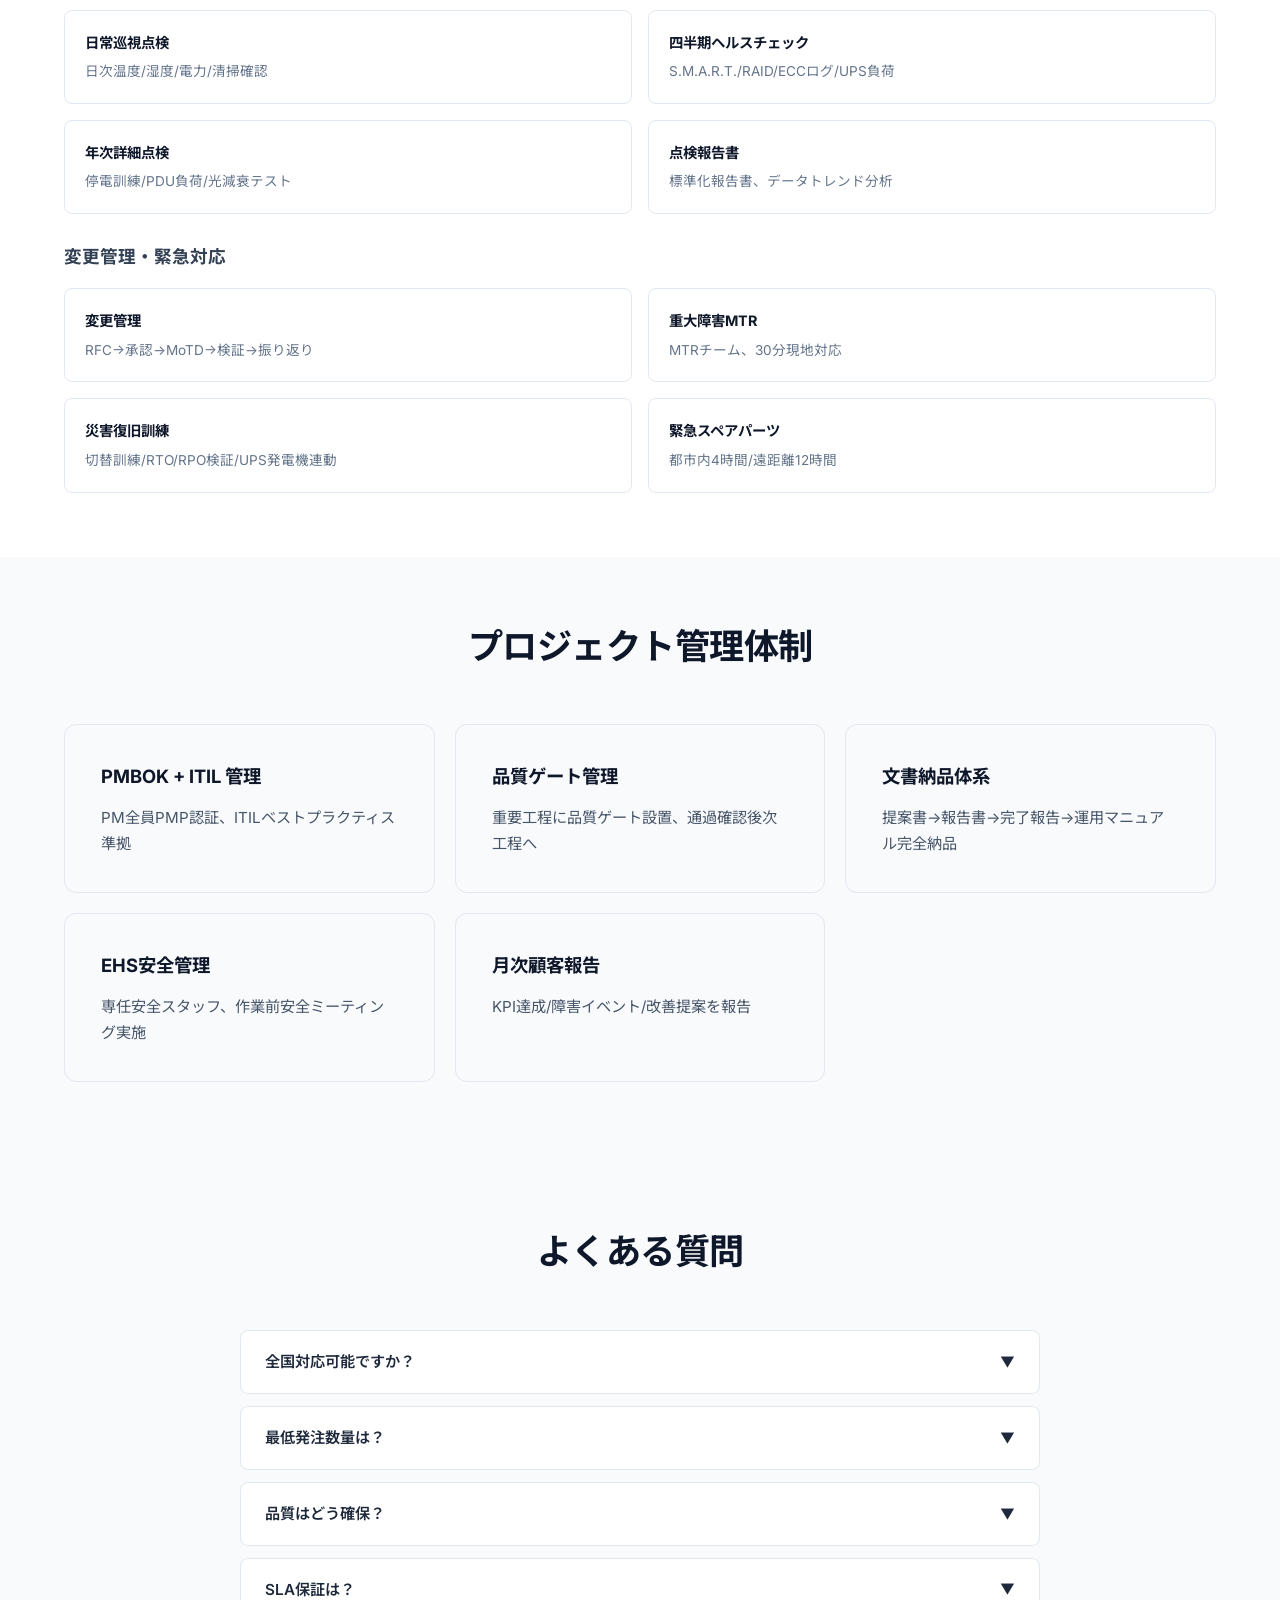
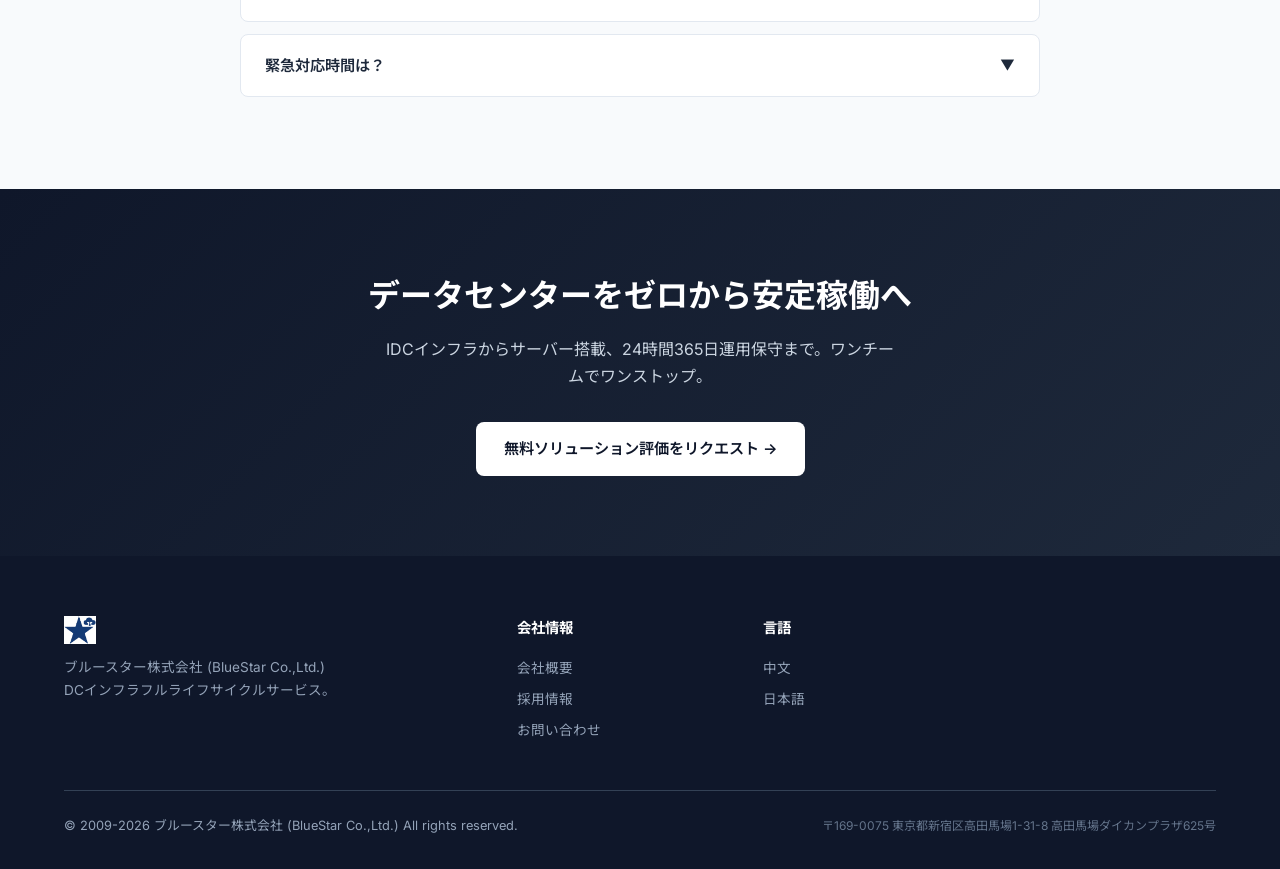
<file: site/ja/services/index.html>
<!DOCTYPE html>
<html lang="ja">
<head><meta charset="UTF-8"><meta name="viewport" content="width=device-width, initial-scale=1.0">
<title>サービス - ブルースター株式会社 (BLUESTAR) | IDCインフラ · サーバー導入 · 運用保守</title>
<link rel="preconnect" href="https://fonts.googleapis.com">
<link rel="preconnect" href="https://fonts.gstatic.com" crossorigin>
<link href="https://fonts.googleapis.com/css2?family=Inter:wght@400;500;600;700;800&family=Noto+Sans+JP:wght@400;500;700&display=swap" rel="stylesheet">
<meta name="description" content="ブルースター株式会社 (BlueStar Co.,Ltd.) のデータセンターフルライフサイクルサービス：IDCインフラ構築（配線/給電/空調/消防）、サーバー導入（万台級ラック搭載/設定/テスト）、24時間365日運用保守。">
<meta name="keywords" content="ブルースター株式会社,BlueStar,IDC,データセンター,サーバーラック搭載,サーバー導入,データセンター運用保守,インフラ構築">
<link rel="canonical" href="https://www.bl-star.co.jp/ja/services/">
<link rel="alternate" hreflang="zh-CN" href="https://www.bl-star.co.jp/services/">
<link rel="alternate" hreflang="ja" href="https://www.bl-star.co.jp/ja/services/">
<link href="https://fonts.googleapis.com/css2?family=Inter:wght@400;500;600;700;800&family=Noto+Sans+JP:wght@400;500;600;700;800&display=swap" rel="stylesheet">
<link rel="stylesheet" href="../../css/style.css">
</head>
<body>
<nav class="navbar"><div class="navbar-inner">
<a href="../index.html" class="navbar-logo"><img src="../../images/LOGO227x200.png" alt="BLUESTAR" height="36" style="height:36px;width:auto;">
      <span class="logo-text">BLUESTAR</span></a>
<div class="nav-toggle" role="button" aria-label="メニュー切替" tabindex="0"><span></span><span></span><span></span></div>
<div class="navbar-links">
<a href="../index.html">ホーム</a><a href="index.html" class="active">サービス</a><a href="../about/index.html">会社概要</a><a href="../cases/index.html">事例</a><a href="../careers/index.html">採用情報</a><a href="../contact/index.html">お問い合わせ</a><a href="../../index.html" class="lang-switch">🇨🇳 中文</a>
</div></div></nav>

<header class="page-hero">
  <div class="container">
    <h1>インフラ構築から運用保守まで、データセンターのライフサイクルをトータルサポート</h1>
    <p>IDC室内インフラ構築 → サーバーラック搭載・納品 → 24時間365日運用保守。計画から安定稼働まで、シームレスに提供します。</p>
  </div>
</header>

<section class="trust-bar">
  <div class="container trust-grid">
    <div class="trust-item"><div class="number"><span class="counter" data-target="1200000" data-suffix="台超"></span></div><div class="label">サーバー搭載</div></div>
    <div class="trust-item"><div class="number"><span class="counter" data-target="15000" data-suffix="ラック超"></span></div><div class="label">ラック設置</div></div>
    <div class="trust-item"><div class="number"><span class="counter" data-target="99.99" data-suffix="%"></span></div><div class="label">SLA稼働率</div></div>
    <div class="trust-item"><div class="number">17</div><div class="label">年 業界深耕</div></div>
  </div>
</section>

<section style="padding:60px 0;">
  <div class="container text-center">
    <p style="color:var(--gray-500);max-width:700px;margin:0 auto;line-height:1.7;">
      <strong>IDCインフラ構築</strong> → <strong>サーバー導入</strong> → <strong>運用保守</strong><br><br>
      3つのサービスモジュールをシームレスに連携。専門チームが各工程を担当し、ゼロからのインフラ構築から安定運用までを品質管理いたします。
    </p>
  </div>
</section>

<!-- Module A -->
<section class="service-module">
  <div class="container">
    <h3>🏗 IDCインフラ構築 <span class="badge">Module A</span></h3>
    <h4 style="font-size:1.1rem;margin-bottom:16px;color:var(--gray-700);">総合配線システム</h4>
    <div class="service-grid">
      <div class="service-item"><h5>光ファイバー幹線配線</h5><p>シングルモード/マルチモード光ケーブル敷設、10G〜400G対応</p></div>
      <div class="service-item"><h5>銅線総合配線</h5><p>CAT6A/CAT8ケーブル敷設、パッチパネル・ジャンパー線管理</p></div>
      <div class="service-item"><h5>プレターミネーション</h5><p>工場事前加工MPO/MTP光ケーブル、現場即時接続、効率60%向上</p></div>
      <div class="service-item"><h5>ラベル管理</h5><p>TIA-606-B準拠、QRコード＋カラーコード二重識別</p></div>
      <div class="service-item"><h5>ケーブルラック/トレイ</h5><p>上配線＋下配線ハイブリッド、強弱電分離、通気最適化</p></div>
    </div>
    <h4 style="font-size:1.1rem;margin:28px 0 16px;color:var(--gray-700);">ラック及び通路システム</h4>
    <div class="service-grid">
      <div class="service-item"><h5>標準サーバーラック</h5><p>42U/47U/52U対応、耐荷重1500kg以上、通気扉開口率75%以上</p></div>
      <div class="service-item"><h5>密閉型コールドアイル</h5><p>LED照明＋電動ドア＋天井フラップ、温度精度±0.5℃</p></div>
      <div class="service-item"><h5>列頭盤及び配電</h5><p>二重化UPS給電、スマートPDU標準搭載、電力監視対応</p></div>
      <div class="service-item"><h5>ラックPDU</h5><p>0U/1U垂直/水平型、C13/C19混在、遠隔ON/OFF制御</p></div>
    </div>
    <h4 style="font-size:1.1rem;margin:28px 0 16px;color:var(--gray-700);">給配電システム</h4>
    <div class="service-grid">
      <div class="service-item"><h5>UPS据付調整</h5><p>2N/DR冗長構成、鉛/リチウム対応、容量50〜2000kVA</p></div>
      <div class="service-item"><h5>蓄電池ユニット</h5><p>鉛蓄電池/リン酸鉄リチウム、BMS搭載、15〜60分バックアップ</p></div>
      <div class="service-item"><h5>ディーゼル発電機</h5><p>ラックN+1並列、ATS自動切替、4/8/24h燃料タンク</p></div>
      <div class="service-item"><h5>高低圧配電盤</h5><p>10kV高圧盤/0.4kV低圧盤、スマートメーター</p></div>
    </div>
    <h4 style="font-size:1.1rem;margin:28px 0 16px;color:var(--gray-700);">空調・冷却システム</h4>
    <div class="service-grid">
      <div class="service-item"><h5>精密空調据付</h5><p>空冷/冷水行レベル、単機冷却25〜150kW</p></div>
      <div class="service-item"><h5>コールド/ホットアイル閉鎖</h5><p>双方向閉鎖方式、気流最適化</p></div>
      <div class="service-item"><h5>外気処理システム</h5><p>温湿度独立制御、G4+F8フィルター</p></div>
      <div class="service-item"><h5>冷水ユニット＋冷却塔</h5><p>屋外冷熱源設備、配管保温含む</p></div>
    </div>
    <h4 style="font-size:1.1rem;margin:28px 0 16px;color:var(--gray-700);">消防・セキュリティシステム</h4>
    <div class="service-grid">
      <div class="service-item"><h5>VESDA極早期煙感知</h5><p>吸引式煙感知、感度0.001% obs/m</p></div>
      <div class="service-item"><h5>ガス消火システム</h5><p>IG541/Novec 1230/FM200、空調停止連動</p></div>
      <div class="service-item"><h5>入退管理システム</h5><p>生体認証＋ICカード二重認証</p></div>
      <div class="service-item"><h5>監視カメラシステム</h5><p>1080P/4K IPカメラ、90日保存</p></div>
    </div>
    <h4 style="font-size:1.1rem;margin:28px 0 16px;color:var(--gray-700);">弱電・インテリジェントシステム</h4>
    <div class="service-grid">
      <div class="service-item"><h5>DCIM導入</h5><p>PUE・温湿度・電力・スペースをリアルタイム監視</p></div>
      <div class="service-item"><h5>BMSビル管理</h5><p>消防・セキュリティ・空調統合制御</p></div>
      <div class="service-item"><h5>動環監視システム</h5><p>温湿度/漏水/煙/配電/UPS包括監視</p></div>
      <div class="service-item"><h5>時刻同期システム</h5><p>NTP/PTPサーバー、マイクロ秒精度</p></div>
    </div>
  </div>
</section>

<!-- Module B -->
<section class="service-module" style="background:var(--gray-50);">
  <div class="container">
    <h3>📦 サーバーラック搭載・納品 <span class="badge">Module B</span></h3>
    <h4 style="font-size:1.1rem;margin-bottom:16px;color:var(--gray-700);">機器ラック搭載サービス</h4>
    <div class="service-grid">
      <div class="service-item"><h5>機器受入・検品</h5><p>到着品確認、外観検査、シリアル番号登録</p></div>
      <div class="service-item"><h5>サーバーラック搭載</h5><p>レール取付、位置決め、水平調整、結束・固定</p></div>
      <div class="service-item"><h5>ネットワーク機器搭載</h5><p>スイッチ/ルーター/FW搭載、光パッチ接続</p></div>
      <div class="service-item"><h5>GPUサーバー設置</h5><p>H100/A100等高消費電力GPU、水冷/空冷構成</p></div>
    </div>
    <h4 style="font-size:1.1rem;margin:28px 0 16px;color:var(--gray-700);">ネットワーク・配線</h4>
    <div class="service-grid">
      <div class="service-item"><h5>光パッチケーブル敷設</h5><p>LC/MPO/MTP配線、個別ラベル貼付・テスト</p></div>
      <div class="service-item"><h5>ネットワークケーブル</h5><p>CAT6A/CAT8、サーバーとTORスイッチ接続</p></div>
      <div class="service-item"><h5>ポート文書化</h5><p>完全マッピング文書納品、Excel＋CMDB同期</p></div>
      <div class="service-item"><h5>クロスコネクト管理</h5><p>Core→AGG→TOR三層配線基準</p></div>
    </div>
    <h4 style="font-size:1.1rem;margin:28px 0 16px;color:var(--gray-700);">システム初期化・設定</h4>
    <div class="service-grid">
      <div class="service-item"><h5>RAID構成</h5><p>HW RAID0/1/5/6/10、BBU設定</p></div>
      <div class="service-item"><h5>OSインストール</h5><p>CentOS/RHEL/Ubuntu/Windows一括PXE/ISO</p></div>
      <div class="service-item"><h5>BIOS/UEFI設定</h5><p>起動順序、仮想化有効化、電力ポリシー</p></div>
      <div class="service-item"><h5>BMC/iLO/iDRAC設定</h5><p>帯域外管理IP、FW更新、アラート購読</p></div>
    </div>
    <h4 style="font-size:1.1rem;margin:28px 0 16px;color:var(--gray-700);">サーバー受入テスト</h4>
    <div class="service-grid">
      <div class="service-item"><h5>機能テスト</h5><p>POST起動、CPU/メモリ/ディスク/NIC確認</p></div>
      <div class="service-item"><h5>負荷テスト</h5><p>stress-ng/memtest/fio</p></div>
      <div class="service-item"><h5>ネットワークテスト</h5><p>iperf3帯域テスト、pingテスト</p></div>
      <div class="service-item"><h5>受入テスト報告書</h5><p>1台毎に報告書、CMDB接続基準対応</p></div>
    </div>
  </div>
</section>

<!-- Module C -->
<section class="service-module">
  <div class="container">
    <h3>🔧 運用保守サービス <span class="badge">Module C</span></h3>
    <h4 style="font-size:1.1rem;margin-bottom:16px;color:var(--gray-700);">オンサイト運用保守</h4>
    <div class="service-grid">
      <div class="service-item"><h5>24時間365日対応</h5><p>常駐エンジニア、15分以内初動対応</p></div>
      <div class="service-item"><h5>ハードウェア故障交換</h5><p>ディスク/メモリ/電源/ファン交換</p></div>
      <div class="service-item"><h5>パッチケーブル変更管理</h5><p>光/銅変更記録、MoTD枠内実行</p></div>
      <div class="service-item"><h5>スペアパーツ管理</h5><p>重要/通常レベル別在庫管理</p></div>
    </div>
    <h4 style="font-size:1.1rem;margin:28px 0 16px;color:var(--gray-700);">遠隔技術サポート</h4>
    <div class="service-grid">
      <div class="service-item"><h5>L1サポート</h5><p>チケット応答、基本対応、15分以内</p></div>
      <div class="service-item"><h5>L2サポート</h5><p>OS/ドライバー/ネットワーク、4時間以内</p></div>
      <div class="service-item"><h5>L3サポート</h5><p>アーキテクチャ/ハードウェア難障害</p></div>
    </div>
    <h4 style="font-size:1.1rem;margin:28px 0 16px;color:var(--gray-700);">点検・ヘルスチェック</h4>
    <div class="service-grid">
      <div class="service-item"><h5>日常巡視点検</h5><p>日次温度/湿度/電力/清掃確認</p></div>
      <div class="service-item"><h5>四半期ヘルスチェック</h5><p>S.M.A.R.T./RAID/ECCログ/UPS負荷</p></div>
      <div class="service-item"><h5>年次詳細点検</h5><p>停電訓練/PDU負荷/光減衰テスト</p></div>
      <div class="service-item"><h5>点検報告書</h5><p>標準化報告書、データトレンド分析</p></div>
    </div>
    <h4 style="font-size:1.1rem;margin:28px 0 16px;color:var(--gray-700);">変更管理・緊急対応</h4>
    <div class="service-grid">
      <div class="service-item"><h5>変更管理</h5><p>RFC→承認→MoTD→検証→振り返り</p></div>
      <div class="service-item"><h5>重大障害MTR</h5><p>MTRチーム、30分現地対応</p></div>
      <div class="service-item"><h5>災害復旧訓練</h5><p>切替訓練/RTO/RPO検証/UPS発電機連動</p></div>
      <div class="service-item"><h5>緊急スペアパーツ</h5><p>都市内4時間/遠距離12時間</p></div>
    </div>
  </div>
</section>

<section style="padding:60px 0;background:var(--gray-50);">
  <div class="container">
    <div class="section-title"><h2>プロジェクト管理体制</h2></div>
    <div style="display:grid;grid-template-columns:repeat(auto-fit,minmax(300px,1fr));gap:20px;">
      <div class="value-card"><h3>PMBOK + ITIL 管理</h3><p>PM全員PMP認証、ITILベストプラクティス準拠</p></div>
      <div class="value-card"><h3>品質ゲート管理</h3><p>重要工程に品質ゲート設置、通過確認後次工程へ</p></div>
      <div class="value-card"><h3>文書納品体系</h3><p>提案書→報告書→完了報告→運用マニュアル完全納品</p></div>
      <div class="value-card"><h3>EHS安全管理</h3><p>専任安全スタッフ、作業前安全ミーティング実施</p></div>
      <div class="value-card"><h3>月次顧客報告</h3><p>KPI達成/障害イベント/改善提案を報告</p></div>
    </div>
  </div>
</section>

<section class="faq">
  <div class="container">
    <div class="section-title"><h2>よくある質問</h2></div>
    <div class="faq-list">
      <div class="faq-item"><div class="faq-question">全国対応可能ですか？<span class="icon">▼</span></div><div class="faq-answer"><p>はい。京津冀、長江デルタ、大湾区、成渝など主要DCクラスターに常駐チームを配置しています。</p></div></div>
      <div class="faq-item"><div class="faq-question">最低発注数量は？<span class="icon">▼</span></div><div class="faq-answer"><p>特にございません。50台から50,000台まで標準化プロセスで対応します。</p></div></div>
      <div class="faq-item"><div class="faq-question">品質はどう確保？<span class="icon">▼</span></div><div class="faq-answer"><p>3重品質管理：自己点検→QA検収→PM抜き取り。各工程に映像記録あり。</p></div></div>
      <div class="faq-item"><div class="faq-question">SLA保証は？<span class="icon">▼</span></div><div class="faq-answer"><p>SLAは契約書附属書として署名。インフラ稼働率99.99%以上、障害応答15分以内。</p></div></div>
      <div class="faq-item"><div class="faq-question">緊急対応時間は？<span class="icon">▼</span></div><div class="faq-answer"><p>常駐15分現着、リモート即時、スペアパーツ都市内4時間。</p></div></div>
    </div>
  </div>
</section>

<section class="cta-section">
  <div class="container">
    <h2>データセンターをゼロから安定稼働へ</h2>
    <p>IDCインフラからサーバー搭載、24時間365日運用保守まで。ワンチームでワンストップ。</p>
    <a href="../contact/index.html" class="btn btn-white">無料ソリューション評価をリクエスト →</a>
  </div>
</section>

<footer class="footer"><div class="container">
<div class="footer-grid">
<div class="footer-brand"><div class="logo"><img src="../../images/LOGO227x200.png" alt="BLUESTAR" height="28" style="height:28px;width:auto;"></div><p>ブルースター株式会社 (BlueStar Co.,Ltd.)<br>DCインフラフルライフサイクルサービス。</p></div>
<div class="footer-col"><h5>会社情報</h5><a href="../about/index.html">会社概要</a><a href="../careers/index.html">採用情報</a><a href="../contact/index.html">お問い合わせ</a></div>
<div class="footer-col"><h5>言語</h5><a href="../../index.html">中文</a><a href="../index.html">日本語</a></div>
</div>
<div class="footer-bottom">
  <span>&copy; 2009-2026 ブルースター株式会社 (BlueStar Co.,Ltd.) All rights reserved.</span>
  <span style="color:var(--gray-500);font-size:0.75rem;">〒169-0075 東京都新宿区高田馬場1-31-8 高田馬場ダイカンプラザ625号</span>
</div>
</div></footer>
<script src="../../js/main.js"></script>
<div id="notification" class="ajax-notification" style="display:none;"></div>
</body>
</html>
</file>
<file: site/css/style.css>
/* ===== BLUESTAR 企业官网 ===== */
/* 世界500强级 IDC 服务商品牌风格 */

:root {
  --primary: #0f172a;
  --primary-light: #1e293b;
  --accent: #2563eb;
  --accent-hover: #1d4ed8;
  --accent-light: #dbeafe;
  --accent-soft: #eff6ff;
  --gray-50: #f8fafc;
  --gray-100: #f1f5f9;
  --gray-200: #e2e8f0;
  --gray-300: #cbd5e1;
  --gray-400: #94a3b8;
  --gray-500: #64748b;
  --gray-600: #475569;
  --gray-700: #334155;
  --gray-800: #1e293b;
  --gray-900: #0f172a;
  --white: #ffffff;
  --success: #059669;
  --warning: #d97706;
  --danger: #dc2626;
  --font-sans: 'Inter', 'Noto Sans JP', -apple-system, BlinkMacSystemFont, 'Segoe UI', sans-serif;
  --font-mono: 'JetBrains Mono', 'Fira Code', monospace;
  --max-width: 1200px;
  --radius: 8px;
  --radius-lg: 12px;
  --shadow-sm: 0 1px 2px rgba(0,0,0,0.05);
  --shadow: 0 4px 6px -1px rgba(0,0,0,0.1), 0 2px 4px -2px rgba(0,0,0,0.1);
  --shadow-lg: 0 10px 15px -3px rgba(0,0,0,0.1), 0 4px 6px -4px rgba(0,0,0,0.1);
  --shadow-xl: 0 20px 25px -5px rgba(0,0,0,0.1), 0 8px 10px -6px rgba(0,0,0,0.1);
}

/* ===== Reset ===== */
*, *::before, *::after { box-sizing: border-box; margin: 0; padding: 0; }
html { scroll-behavior: smooth; font-size: 16px; }
body {
  font-family: var(--font-sans);
  color: var(--gray-800);
  background: var(--white);
  line-height: 1.7;
  -webkit-font-smoothing: antialiased;
}
img { max-width: 100%; height: auto; }
a { color: var(--accent); text-decoration: none; transition: color 0.2s; }
a:hover { color: var(--accent-hover); }
ul { list-style: none; }

/* ===== Container ===== */
.container { max-width: var(--max-width); margin: 0 auto; padding: 0 24px; }
.container-narrow { max-width: 900px; }

/* ===== Navigation ===== */
.navbar {
  position: fixed; top: 0; left: 0; right: 0; z-index: 1000;
  background: rgba(255,255,255,0.98);
  backdrop-filter: blur(12px);
  border-bottom: 1px solid var(--gray-200);
  transition: box-shadow 0.3s;
}
.navbar.scrolled { box-shadow: var(--shadow); }
.navbar-inner {
  display: flex; align-items: center; justify-content: space-between;
  height: 72px; max-width: var(--max-width); margin: 0 auto; padding: 0 24px;
}
.navbar-logo {
  display: flex; align-items: center; gap: 10px;
  font-size: 1.35rem; font-weight: 700; color: var(--primary); letter-spacing: -0.5px;
}
.navbar-logo:hover { color: var(--primary); }
.navbar-logo img { display: block; height: 32px; width: auto; }
.navbar-logo .logo-dot {
  width: 10px; height: 10px; border-radius: 50%;
  background: var(--accent); display: inline-block;
}
.navbar-links { display: flex; align-items: center; gap: 32px; }
.navbar-links a {
  font-size: 0.9rem; font-weight: 500; color: var(--gray-600);
  transition: color 0.2s; position: relative;
}
.navbar-links a:hover { color: var(--primary); }
.navbar-links a.active { color: var(--accent); }
.navbar-links a::after {
  content: ''; position: absolute; bottom: -4px; left: 0; right: 0;
  height: 2px; background: var(--accent);
  transform: scaleX(0); transition: transform 0.2s;
}
.navbar-links a:hover::after, .navbar-links a.active::after { transform: scaleX(1); }
.lang-switch {
  display: inline-flex; align-items: center; gap: 4px;
  padding: 6px 14px; border: 1px solid var(--gray-300);
  border-radius: 20px; font-size: 0.8rem; font-weight: 500;
  color: var(--gray-600); transition: all 0.2s;
}
.lang-switch:hover { border-color: var(--accent); color: var(--accent); }
.lang-switch img { display: none; }

/* Mobile nav toggle */
.nav-toggle { display: none; flex-direction: column; gap: 5px; cursor: pointer; padding: 4px; }
.nav-toggle span { display: block; width: 24px; height: 2px; background: var(--gray-700); border-radius: 2px; transition: all 0.3s; }

@media (max-width: 768px) {
  .nav-toggle { display: flex; }
  .navbar-links {
    position: fixed; top: 72px; left: 0; right: 0; bottom: 0;
    background: var(--white); flex-direction: column; padding: 32px 24px;
    gap: 24px; align-items: flex-start;
    transform: translateX(100%); transition: transform 0.3s;
  }
  .navbar-links.open { transform: translateX(0); }
  .navbar-links a { font-size: 1.1rem; }
}

/* ===== Hero ===== */
.hero {
  padding: 160px 0 100px;
  background: linear-gradient(135deg, var(--gray-900) 0%, var(--primary-light) 100%);
  color: var(--white); position: relative; overflow: hidden;
}
.hero::before {
  content: ''; position: absolute; top: -50%; right: -20%;
  width: 600px; height: 600px; border-radius: 50%;
  background: radial-gradient(circle, rgba(37,99,235,0.15) 0%, transparent 70%);
}
.hero-content { position: relative; z-index: 1; }
.hero h1 {
  font-size: clamp(2.2rem, 5vw, 3.5rem);
  font-weight: 800; line-height: 1.15; letter-spacing: -1px;
  margin-bottom: 20px; max-width: 800px;
}
.hero h1 .highlight { color: var(--accent); }
.hero p {
  font-size: clamp(1rem, 2vw, 1.2rem);
  color: var(--gray-300); max-width: 640px;
  margin-bottom: 36px; line-height: 1.8;
}
.hero-actions { display: flex; gap: 16px; flex-wrap: wrap; }
.btn {
  display: inline-flex; align-items: center; gap: 8px;
  padding: 14px 28px; border-radius: var(--radius);
  font-size: 0.95rem; font-weight: 600; cursor: pointer;
  transition: all 0.2s; border: none; text-decoration: none;
}
.btn-primary {
  background: var(--accent); color: var(--white);
}
.btn-primary:hover { background: var(--accent-hover); color: var(--white); }
.btn-outline {
  background: transparent; color: var(--white);
  border: 1.5px solid rgba(255,255,255,0.3);
}
.btn-outline:hover { border-color: var(--white); color: var(--white); background: rgba(255,255,255,0.05); }
.btn-white { background: var(--white); color: var(--primary); }
.btn-white:hover { background: var(--gray-100); color: var(--primary); }

/* ===== Trust Bar ===== */
.trust-bar {
  background: var(--gray-50); padding: 60px 0;
  border-top: 1px solid var(--gray-200);
  border-bottom: 1px solid var(--gray-200);
}
.trust-grid { display: grid; grid-template-columns: repeat(4, 1fr); gap: 32px; }
.trust-item { text-align: center; }
.trust-item .number {
  font-size: 2.8rem; font-weight: 800; color: var(--accent);
  line-height: 1.1; margin-bottom: 4px;
  font-family: var(--font-mono);
}
.trust-item .label { font-size: 0.9rem; color: var(--gray-500); font-weight: 500; }
.trust-item .sub { font-size: 0.8rem; color: var(--gray-400); margin-top: 2px; }
@media (max-width: 768px) {
  .trust-grid { grid-template-columns: repeat(2, 1fr); gap: 24px; }
  .trust-item .number { font-size: 2rem; }
}

/* ===== Sections ===== */
section { padding: 80px 0; }
.section-title {
  text-align: center; margin-bottom: 48px;
}
.section-title h2 {
  font-size: clamp(1.6rem, 3vw, 2.2rem);
  font-weight: 700; color: var(--gray-900); letter-spacing: -0.5px;
  margin-bottom: 12px;
}
.section-title p {
  color: var(--gray-500); max-width: 600px; margin: 0 auto;
  font-size: 1rem;
}

/* ===== Value Props (首页) ===== */
.value-props { background: var(--white); }
.value-grid { display: grid; grid-template-columns: repeat(3, 1fr); gap: 32px; }
.value-card {
  padding: 36px; border: 1px solid var(--gray-200);
  border-radius: var(--radius-lg); transition: all 0.3s;
}
.value-card:hover { box-shadow: var(--shadow-lg); border-color: var(--accent); }
.value-card .num {
  font-size: 3rem; font-weight: 800; color: var(--accent);
  opacity: 0.3; line-height: 1; margin-bottom: 16px;
  font-family: var(--font-mono);
}
.value-card h3 { font-size: 1.15rem; margin-bottom: 12px; color: var(--gray-900); }
.value-card p { font-size: 0.95rem; color: var(--gray-600); line-height: 1.7; }
@media (max-width: 768px) { .value-grid { grid-template-columns: 1fr; } }

/* ===== Service Highlights (6-grid) ===== */
.highlights { background: var(--gray-50); }
.highlight-grid { display: grid; grid-template-columns: repeat(3, 1fr); gap: 24px; }
.highlight-card {
  padding: 28px; border-radius: var(--radius);
  background: var(--white); border: 1px solid var(--gray-200);
  transition: all 0.3s; text-align: center;
}
.highlight-card:hover { box-shadow: var(--shadow); transform: translateY(-2px); }
.highlight-icon {
  width: 48px; height: 48px; border-radius: var(--radius);
  background: var(--accent-soft); display: flex; align-items: center;
  justify-content: center; margin: 0 auto 16px;
  font-size: 1.4rem;
}
.highlight-card h4 { font-size: 0.95rem; color: var(--gray-900); margin-bottom: 6px; }
.highlight-card p { font-size: 0.85rem; color: var(--gray-500); }
@media (max-width: 768px) { .highlight-grid { grid-template-columns: repeat(2, 1fr); } }
@media (max-width: 480px) { .highlight-grid { grid-template-columns: 1fr; } }

/* ===== Featured Cases ===== */
.cases-home { background: var(--white); }
.case-cards { display: grid; grid-template-columns: repeat(3, 1fr); gap: 24px; }
.case-card {
  border: 1px solid var(--gray-200); border-radius: var(--radius-lg);
  overflow: hidden; transition: all 0.3s;
}
.case-card:hover { box-shadow: var(--shadow-lg); }
.case-card-img {
  height: 180px; background: linear-gradient(135deg, var(--gray-200), var(--gray-300));
  display: flex; align-items: center; justify-content: center;
  color: var(--gray-400); font-size: 0.9rem;
}
.case-card-body { padding: 24px; }
.case-card-body .tag {
  display: inline-block; padding: 4px 10px; border-radius: 4px;
  font-size: 0.75rem; font-weight: 600; background: var(--accent-soft);
  color: var(--accent); margin-bottom: 8px;
}
.case-card-body h4 { font-size: 1rem; margin-bottom: 8px; }
.case-card-body p { font-size: 0.9rem; color: var(--gray-500); margin-bottom: 12px; line-height: 1.6; }
.case-card-body .highlight-num { color: var(--accent); font-weight: 700; }
.case-card-body .read-more { font-size: 0.85rem; font-weight: 600; }
@media (max-width: 768px) { .case-cards { grid-template-columns: 1fr; } }

/* ===== Simplified Process (首页) ===== */
.process-simple { background: var(--gray-50); }
.process-steps { display: flex; justify-content: center; gap: 0; position: relative; }
.process-step {
  flex: 1; text-align: center; position: relative; padding: 0 16px;
}
.process-step .step-num {
  width: 48px; height: 48px; border-radius: 50%;
  background: var(--accent); color: var(--white);
  display: flex; align-items: center; justify-content: center;
  margin: 0 auto 12px; font-weight: 700; font-size: 1.1rem;
}
.process-step .step-title { font-weight: 600; font-size: 0.9rem; margin-bottom: 4px; }
.process-step .step-desc { font-size: 0.82rem; color: var(--gray-500); }
.process-step:not(:last-child)::after {
  content: '→'; position: absolute; right: -12px; top: 12px;
  font-size: 1.3rem; color: var(--gray-400);
}
@media (max-width: 768px) {
  .process-steps { flex-direction: column; align-items: center; gap: 20px; }
  .process-step:not(:last-child)::after { content: '↓'; right: auto; top: auto; bottom: -16px; left: 50%; transform: translateX(-50%); }
}

/* ===== Client Logos ===== */
.logo-wall { background: var(--gray-50); }
.logo-grid {
  display: grid; grid-template-columns: repeat(5, 1fr); gap: 24px;
  max-width: 900px; margin: 0 auto;
}
.logo-placeholder {
  height: 64px; border: 1px dashed var(--gray-300); border-radius: var(--radius);
  display: flex; align-items: center; justify-content: center;
  color: var(--gray-400); font-size: 0.75rem; background: var(--white);
}
@media (max-width: 768px) { .logo-grid { grid-template-columns: repeat(3, 1fr); } }
@media (max-width: 480px) { .logo-grid { grid-template-columns: repeat(2, 1fr); } }

/* ===== Detailed Process (服务页) ===== */
.process-detail { background: var(--white); }
.process-table { width: 100%; border-collapse: collapse; }
.process-table th, .process-table td {
  padding: 14px 16px; text-align: left; border-bottom: 1px solid var(--gray-200);
  font-size: 0.9rem;
}
.process-table th { background: var(--gray-50); font-weight: 600; color: var(--gray-700); }
.process-table tr:hover td { background: var(--gray-50); }
.process-flow {
  display: flex; flex-wrap: wrap; justify-content: center; gap: 8px;
  margin-bottom: 32px;
}
.process-flow-item {
  padding: 10px 20px; background: var(--accent-soft);
  border-radius: 20px; font-size: 0.85rem; font-weight: 500;
  color: var(--accent);
}
.process-flow-arrow { color: var(--gray-400); font-size: 1.2rem; align-self: center; }

/* ===== Service Modules ===== */
.service-module { padding: 64px 0; }
.service-module:nth-child(even) { background: var(--gray-50); }
.service-module h3 {
  font-size: 1.5rem; margin-bottom: 24px; color: var(--gray-900);
  display: flex; align-items: center; gap: 12px;
}
.service-module h3 .badge {
  font-size: 0.7rem; padding: 4px 10px; border-radius: 4px;
  background: var(--accent); color: var(--white); font-weight: 600;
}
.service-grid { display: grid; grid-template-columns: repeat(2, 1fr); gap: 16px; }
.service-item {
  padding: 20px; background: var(--white); border: 1px solid var(--gray-200);
  border-radius: var(--radius); transition: all 0.2s;
}
.service-item:hover { border-color: var(--accent); }
.service-item h5 { font-size: 0.9rem; color: var(--gray-900); margin-bottom: 6px; }
.service-item p { font-size: 0.85rem; color: var(--gray-500); line-height: 1.6; }
@media (max-width: 768px) { .service-grid { grid-template-columns: 1fr; } }

/* ===== Company Page ===== */
.company-mv { text-align: center; padding: 60px 0; }
.company-mv .block {
  max-width: 800px; margin: 0 auto 48px;
}
.company-mv .block .label {
  display: inline-block; padding: 4px 14px; border-radius: 20px;
  font-size: 0.75rem; font-weight: 600; background: var(--accent-soft);
  color: var(--accent); margin-bottom: 12px; letter-spacing: 2px;
  text-transform: uppercase;
}
.company-mv .block h2 { font-size: 1.8rem; margin-bottom: 16px; }
.company-mv .block p { color: var(--gray-600); line-height: 1.8; }
.values-list { display: grid; gap: 24px; }
.value-item {
  padding: 28px; border: 1px solid var(--gray-200);
  border-radius: var(--radius-lg); transition: all 0.3s;
}
.value-item:hover { box-shadow: var(--shadow); }
.value-item h4 { font-size: 1.05rem; margin-bottom: 8px; }
.value-item h4 .en { font-weight: 400; color: var(--gray-400); font-size: 0.85rem; }
.value-item p { font-size: 0.9rem; color: var(--gray-600); line-height: 1.7; }

.timeline { position: relative; }
.timeline::before {
  content: ''; position: absolute; left: 40px; top: 0; bottom: 0;
  width: 2px; background: var(--gray-200);
}
.timeline-item {
  position: relative; padding: 0 0 32px 80px;
}
.timeline-item .year {
  position: absolute; left: 0; top: 0;
  width: 80px; height: 80px; display: flex; align-items: center; justify-content: center;
  background: var(--accent-soft); border-radius: 50%;
  font-weight: 700; font-size: 1.1rem; color: var(--accent);
}
.timeline-item .content { padding-top: 8px; }
.timeline-item .content .title { font-weight: 600; font-size: 1rem; margin-bottom: 4px; }
.timeline-item .content ul { margin-top: 8px; }
.timeline-item .content li {
  font-size: 0.9rem; color: var(--gray-600);
  padding: 2px 0; padding-left: 16px; position: relative;
}
.timeline-item .content li::before {
  content: '·'; position: absolute; left: 4px; color: var(--accent); font-weight: 700;
}

/* ===== FAQ ===== */
.faq { background: var(--gray-50); }
.faq-list { max-width: 800px; margin: 0 auto; }
.faq-item {
  border: 1px solid var(--gray-200); border-radius: var(--radius);
  margin-bottom: 12px; overflow: hidden; background: var(--white);
}
.faq-question {
  padding: 18px 24px; font-weight: 600; font-size: 0.95rem;
  cursor: pointer; display: flex; justify-content: space-between;
  align-items: center; transition: background 0.2s;
}
.faq-question:hover { background: var(--gray-50); }
.faq-question .icon { transition: transform 0.3s; font-size: 0.9rem; }
.faq-item.open .faq-question .icon { transform: rotate(180deg); }
.faq-answer {
  padding: 0 24px; max-height: 0; overflow: hidden;
  transition: all 0.3s;
}
.faq-item.open .faq-answer {
  padding: 0 24px 18px; max-height: 500px;
}
.faq-answer p { font-size: 0.9rem; color: var(--gray-600); line-height: 1.7; }

/* ===== Contact Form ===== */
.contact-form { max-width: 600px; margin: 0 auto; }
.form-group { margin-bottom: 20px; }
.form-group label { display: block; font-size: 0.9rem; font-weight: 500; margin-bottom: 6px; color: var(--gray-700); }
.form-group input, .form-group select, .form-group textarea {
  width: 100%; padding: 12px 16px; border: 1px solid var(--gray-300);
  border-radius: var(--radius); font-size: 0.9rem; font-family: var(--font-sans);
  transition: border-color 0.2s; background: var(--white);
}
.form-group input:focus, .form-group select:focus, .form-group textarea:focus {
  outline: none; border-color: var(--accent); box-shadow: 0 0 0 3px var(--accent-light);
}
.form-group textarea { min-height: 120px; resize: vertical; }
.form-group select { cursor: pointer; }

/* ===== Footer ===== */
.footer {
  background: var(--gray-900); color: var(--gray-400);
  padding: 60px 0 32px;
}
.footer-grid { display: grid; grid-template-columns: 2fr 1fr 1fr 1fr; gap: 40px; margin-bottom: 40px; }
.footer-brand .logo { font-weight: 700; font-size: 1.2rem; color: var(--white); margin-bottom: 12px; display: flex; align-items: center; }
.footer-brand .logo img { height: 28px; width: auto; }
.footer-brand p { font-size: 0.85rem; line-height: 1.7; }
.footer-col h5 { color: var(--white); font-size: 0.9rem; margin-bottom: 16px; }
.footer-col a {
  display: block; font-size: 0.85rem; color: var(--gray-400);
  margin-bottom: 8px; transition: color 0.2s;
}
.footer-col a:hover { color: var(--white); }
.footer-bottom {
  border-top: 1px solid var(--gray-700); padding-top: 24px;
  display: flex; justify-content: space-between; align-items: center;
  font-size: 0.8rem;
}
@media (max-width: 768px) { .footer-grid { grid-template-columns: 1fr 1fr; } }
@media (max-width: 480px) { .footer-grid { grid-template-columns: 1fr; } }

/* ===== Form Success Feedback ===== */
.form-success {
  display: none; padding: 24px; background: #d1fae5; border: 1px solid #a7f3d0;
  border-radius: var(--radius-lg); text-align: center; margin-bottom: 20px;
}
.form-success.show { display: block; }
.form-success .icon { font-size: 2.5rem; margin-bottom: 8px; }
.form-success h4 { color: #065f46; margin-bottom: 4px; font-size: 1.1rem; }
.form-success p { color: #047857; font-size: 0.9rem; }

/* ===== Apply Button ===== */
.apply-btn {
  display: inline-flex; align-items: center; gap: 6px;
  margin-top: 16px; padding: 10px 22px; border-radius: var(--radius);
  font-size: 0.9rem; font-weight: 600; cursor: pointer;
  transition: all 0.2s; border: 1.5px solid var(--accent);
  background: var(--white); color: var(--accent);
}
.apply-btn:hover { background: var(--accent); color: var(--white); }

/* ===== CTA Section ===== */
.cta-section {
  background: linear-gradient(135deg, var(--primary) 0%, var(--primary-light) 100%);
  color: var(--white); text-align: center; padding: 80px 0;
}
.cta-section h2 { font-size: clamp(1.4rem, 3vw, 2rem); margin-bottom: 12px; }
.cta-section p { color: var(--gray-300); margin-bottom: 32px; max-width: 520px; margin-left: auto; margin-right: auto; }

/* ===== Page Hero (internal pages) ===== */
.page-hero {
  padding: 120px 0 60px;
  background: var(--gray-900); color: var(--white);
}
.page-hero h1 { font-size: clamp(1.8rem, 3vw, 2.5rem); margin-bottom: 12px; }
.page-hero p { color: var(--gray-400); max-width: 600px; font-size: 1rem; }

/* ===== Table styles ===== */
.table-wrap { overflow-x: auto; margin: 24px 0; }
table.minimal {
  width: 100%; border-collapse: collapse; font-size: 0.9rem;
}
table.minimal th {
  background: var(--gray-50); padding: 12px 16px;
  text-align: left; font-weight: 600; color: var(--gray-700);
  border-bottom: 2px solid var(--gray-200);
}
table.minimal td {
  padding: 12px 16px; border-bottom: 1px solid var(--gray-200);
  color: var(--gray-600);
}
table.minimal tr:hover td { background: var(--gray-50); }

/* ===== Positions Page ===== */
.position-card {
  padding: 32px; border: 1px solid var(--gray-200);
  border-radius: var(--radius-lg); margin-bottom: 24px;
  background: var(--white); transition: all 0.3s;
}
.position-card:hover { box-shadow: var(--shadow); }
.position-card .dept-tag {
  display: inline-block; padding: 4px 12px; border-radius: 4px;
  font-size: 0.75rem; font-weight: 600; margin-bottom: 8px;
}
.dept-sales { background: #dbeafe; color: #1d4ed8; }
.dept-delivery { background: #d1fae5; color: #059669; }
.dept-ops { background: #fef3c7; color: #d97706; }
.position-card h3 { font-size: 1.15rem; margin-bottom: 12px; }
.position-card h4 { font-size: 0.9rem; color: var(--gray-500); margin: 16px 0 8px; }
.position-card ul { margin-bottom: 12px; }
.position-card li {
  font-size: 0.9rem; color: var(--gray-600); padding: 3px 0 3px 16px;
  position: relative;
}
.position-card li::before { content: '—'; position: absolute; left: 0; color: var(--gray-400); }
.position-card .path {
  padding: 12px 16px; background: var(--gray-50); border-radius: var(--radius);
  font-size: 0.85rem; color: var(--gray-600); font-family: var(--font-mono);
  margin-top: 8px;
}

/* ===== Cases page ===== */
.case-full { margin-bottom: 48px; }
.case-full .section { margin-bottom: 24px; }
.case-full .section-label {
  font-size: 0.8rem; font-weight: 600; color: var(--accent);
  text-transform: uppercase; letter-spacing: 1px; margin-bottom: 8px;
}
.case-full p { color: var(--gray-600); line-height: 1.7; margin-bottom: 8px; }
.case-full .data-grid { display: grid; grid-template-columns: repeat(2, 1fr); gap: 12px; }
.case-full .data-item {
  padding: 16px; border: 1px solid var(--gray-200); border-radius: var(--radius);
}
.case-full .data-item .val { font-weight: 700; color: var(--accent); font-size: 1.1rem; }
.case-full .data-item .lbl { font-size: 0.8rem; color: var(--gray-500); }

/* ===== Utility ===== */
.text-center { text-align: center; }
.mt-24 { margin-top: 24px; }
.mt-48 { margin-top: 48px; }
.mb-24 { margin-bottom: 24px; }
.mb-48 { margin-bottom: 48px; }
.gap-16 { gap: 16px; }
.flex-center { display: flex; align-items: center; justify-content: center; }
.sr-only { position: absolute; width: 1px; height: 1px; overflow: hidden; clip: rect(0,0,0,0); border: 0; }

/* ===== Logo Text ===== */
.logo-text {
  font-weight: 700; font-size: 1.35rem;
  color: #1e3a5f; letter-spacing: -0.5px;
  line-height: 1;
}

/* ===== Apply Button ===== */
.apply-btn {
  display: inline-flex; align-items: center; gap: 6px;
  margin-top: 12px; padding: 10px 24px;
  background: var(--accent); color: var(--white);
  border: none; border-radius: var(--radius);
  font-size: 0.9rem; font-weight: 600; cursor: pointer;
  transition: background 0.2s;
}
.apply-btn:hover { background: var(--accent-hover); }

/* ===== AJAX Notification ===== */
.ajax-notification {
  position: fixed; top: 88px; left: 50%; transform: translateX(-50%);
  z-index: 9999; padding: 16px 32px; border-radius: var(--radius);
  font-size: 0.95rem; font-weight: 500; text-align: center;
  box-shadow: var(--shadow-lg); transition: opacity 0.5s;
  max-width: 500px;
}
.ajax-notification.success {
  background: #d1fae5; color: #065f46; border: 1px solid #a7f3d0;
}
.ajax-notification.error {
  background: #fee2e2; color: #991b1b; border: 1px solid #fecaca;
}
.ajax-notification.loading {
  background: #dbeafe; color: #1e40af; border: 1px solid #bfdbfe;
}

/* ===== Apply Modal ===== */
.apply-modal-overlay {
  position: fixed; top: 0; left: 0; right: 0; bottom: 0;
  background: rgba(0,0,0,0.5); z-index: 5000;
  display: flex; align-items: center; justify-content: center;
  opacity: 0; transition: opacity 0.3s;
}
.apply-modal-overlay.active { opacity: 1; }
.apply-modal {
  background: var(--white); border-radius: var(--radius-lg);
  padding: 36px; width: 90%; max-width: 480px;
  box-shadow: var(--shadow-xl); max-height: 90vh; overflow-y: auto;
}
.apply-modal h3 { font-size: 1.15rem; margin-bottom: 20px; }

/* ===== Print ===== */
@media print {
  .navbar, .footer, .cta-section { display: none; }
  .hero { padding: 40px 0; }
  .page-hero { padding: 40px 0; background: var(--gray-100); color: var(--gray-900); }
}
</file>
